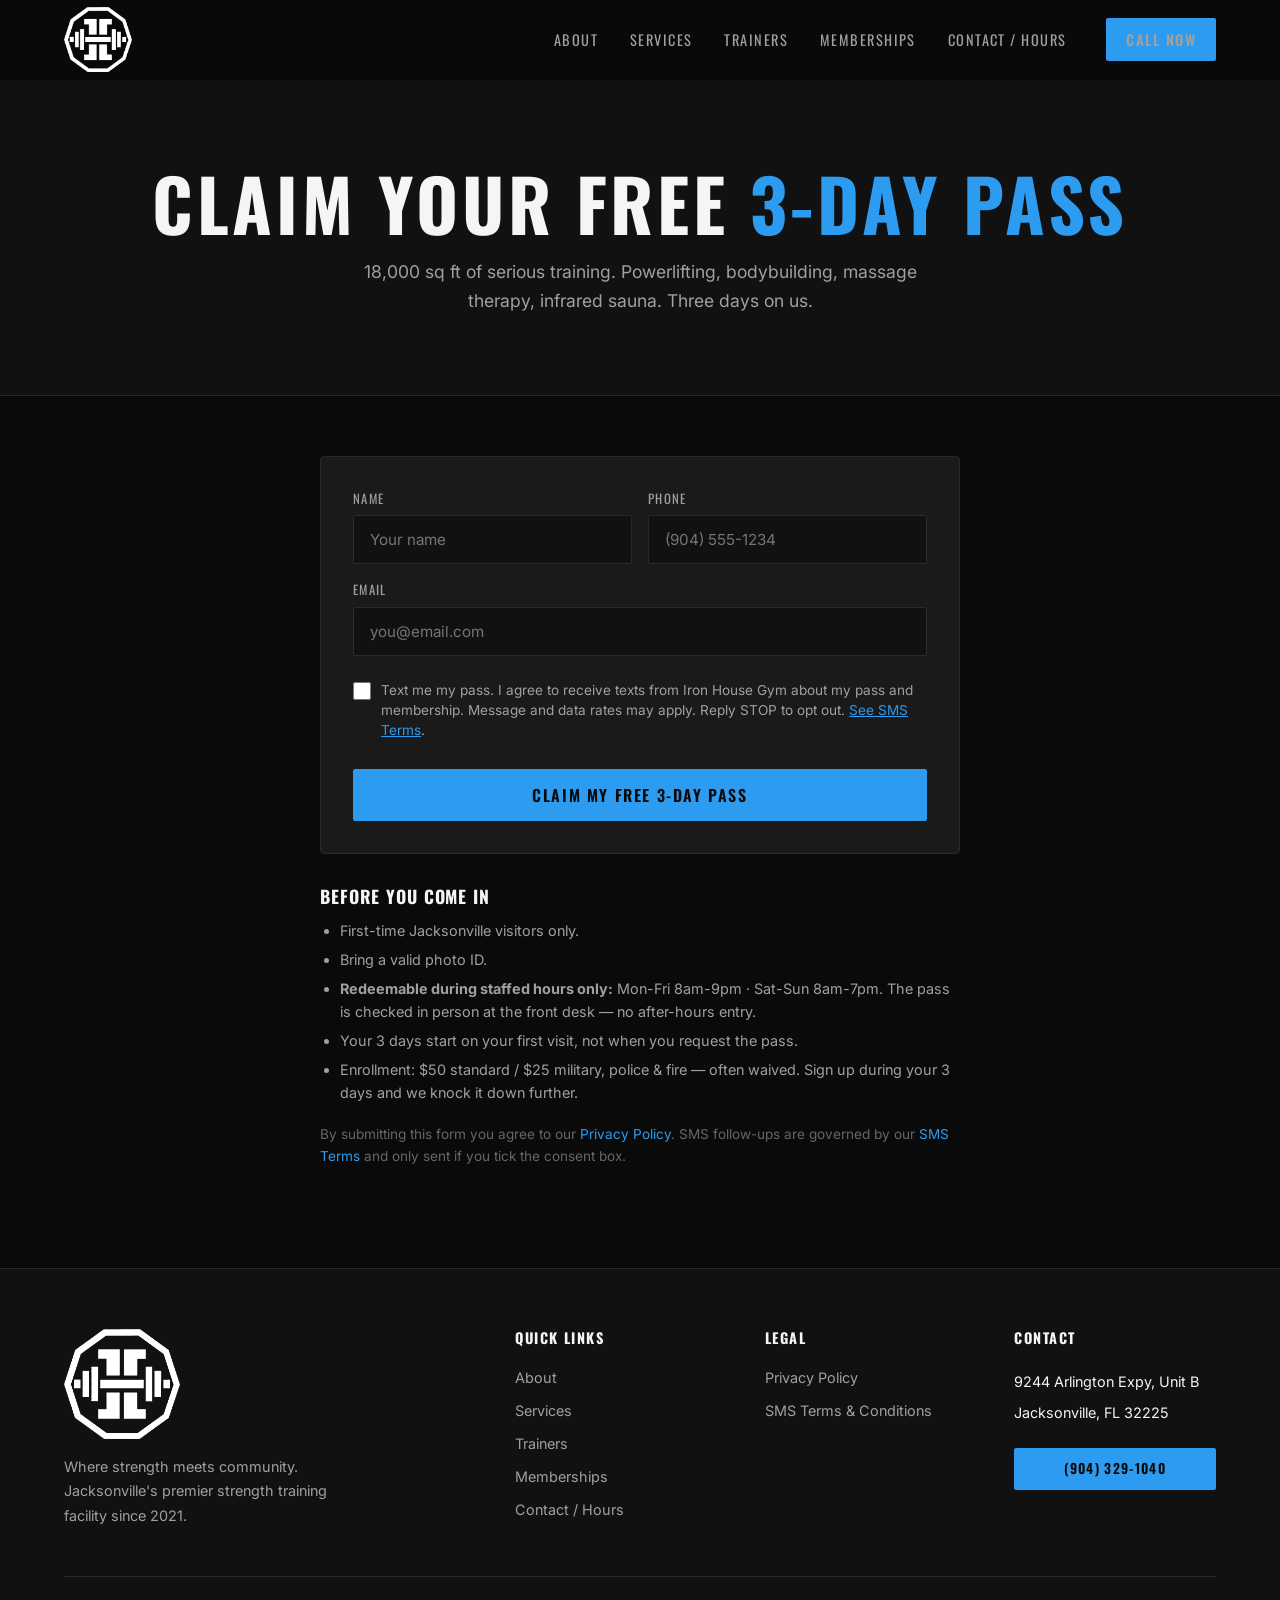
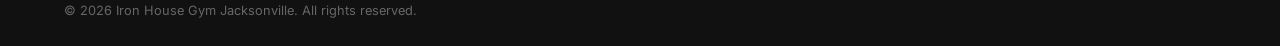
<file: free-pass.html>
<!DOCTYPE html>
<html lang="en">
<head>
  <meta charset="UTF-8">
  <meta name="viewport" content="width=device-width, initial-scale=1.0">

  <!-- Google tag (gtag.js) -->
  <script async src="https://www.googletagmanager.com/gtag/js?id=AW-18128746695"></script>
  <script>
    window.dataLayer = window.dataLayer || [];
    function gtag(){dataLayer.push(arguments);}
    gtag('js', new Date());
    gtag('config', 'AW-18128746695');
  </script>

  <!-- Meta Pixel Code -->
  <script>
    !function(f,b,e,v,n,t,s)
    {if(f.fbq)return;n=f.fbq=function(){n.callMethod?
    n.callMethod.apply(n,arguments):n.queue.push(arguments)};
    if(!f._fbq)f._fbq=n;n.push=n;n.loaded=!0;n.version='2.0';
    n.queue=[];t=b.createElement(e);t.async=!0;
    t.src=v;s=b.getElementsByTagName(e)[0];
    s.parentNode.insertBefore(t,s)}(window, document,'script',
    'https://connect.facebook.net/en_US/fbevents.js');
    fbq('init', '1290848336585342');
    fbq('track', 'PageView');
  </script>
  <noscript><img height="1" width="1" style="display:none"
    src="https://www.facebook.com/tr?id=1290848336585342&ev=PageView&noscript=1"
  /></noscript>

  <title>Claim Your Free 3-Day Pass | Iron House Gym Jacksonville</title>
  <meta name="description" content="Grab your free 3-day pass to Iron House Gym Jacksonville. 18,000 sq ft of strength training, 24/7 access for Standard and Premium members. First-time Jacksonville visitors only.">
  <meta name="robots" content="index, follow">
  <meta property="og:title" content="Claim Your Free 3-Day Pass | Iron House Gym Jacksonville">
  <meta property="og:description" content="18,000 sq ft of serious training equipment. Powerlifting, bodybuilding, massage therapy, infrared sauna. First-time visitors get 3 days free.">
  <meta property="og:type" content="website">
  <meta property="og:url" content="https://www.ironhousejax.com/free-pass">
  <meta property="og:image" content="https://www.ironhousejax.com/images/hero-gym-floor.jpg">
  <link rel="canonical" href="https://www.ironhousejax.com/free-pass">
  <link rel="preconnect" href="https://fonts.googleapis.com">
  <link rel="preconnect" href="https://fonts.gstatic.com" crossorigin>
  <link href="https://fonts.googleapis.com/css2?family=Inter:wght@400;500;600&family=Oswald:wght@400;500;600;700&display=swap" rel="stylesheet">
  <link rel="stylesheet" href="css/style.css">
  <link rel="icon" type="image/jpeg" href="images/logo-main.jpg">
  <link rel="apple-touch-icon" href="images/logo-main.jpg">
  <style>
    .free-pass-wrap {
      max-width: 640px;
      margin: 0 auto;
      padding: 32px;
      background: var(--bg-card);
      border: 1px solid var(--border);
      border-radius: 4px;
    }
    .free-pass-wrap .form-consent {
      display: flex;
      align-items: flex-start;
      gap: 10px;
      color: var(--text-secondary);
      font-size: 0.85rem;
      line-height: 1.5;
      padding: 8px 0 4px;
      cursor: pointer;
      user-select: none;
    }
    .free-pass-wrap .form-consent input[type="checkbox"] {
      flex: 0 0 auto;
      width: 18px;
      height: 18px;
      margin: 2px 0 0;
      accent-color: var(--accent);
      cursor: pointer;
    }
    .free-pass-wrap .form-consent a {
      color: var(--accent);
      text-decoration: underline;
    }
    .free-pass-wrap button {
      width: 100%;
      margin-top: 8px;
    }
    .free-pass-terms {
      max-width: 640px;
      margin: 32px auto 0;
      color: var(--text-secondary);
      font-size: 0.9rem;
      line-height: 1.6;
    }
    .free-pass-terms h3 {
      font-family: var(--font-heading);
      font-size: 1.1rem;
      color: var(--text-primary);
      margin: 0 0 12px;
    }
    .free-pass-terms ul {
      list-style: disc;
      padding-left: 20px;
      margin: 0 0 20px;
    }
    .free-pass-terms li { margin-bottom: 6px; }
    .free-pass-terms .legal-links {
      font-size: 0.85rem;
      color: var(--text-muted);
    }
    .free-pass-terms .legal-links a { color: var(--accent); }
  </style>
</head>
<body>

  <!-- ======== HEADER / NAV ======== -->
  <header class="header">
    <div class="container">
      <a href="index.html" class="logo">
        <img src="images/logo-circle.png" alt="Iron House Gym Jacksonville" class="logo-img-circle">
      </a>
      <nav class="nav-links">
        <a href="index.html#about">About</a>
        <a href="index.html#services">Services</a>
        <a href="index.html#trainers">Trainers</a>
        <a href="index.html#memberships">Memberships</a>
        <a href="index.html#contact">Contact / Hours</a>
        <a href="tel:+19043291040" class="btn btn-primary btn-small nav-cta">Call Now</a>
      </nav>
      <button class="menu-toggle" aria-label="Toggle navigation">
        <span></span><span></span><span></span>
      </button>
    </div>
  </header>

  <section class="page-header">
    <div class="container">
      <h1>Claim Your Free <span class="accent-text">3-Day Pass</span></h1>
      <p>18,000 sq ft of serious training. Powerlifting, bodybuilding, massage therapy, infrared sauna. Three days on us.</p>
    </div>
  </section>

  <section class="blog-article">
    <div class="container">

      <div class="free-pass-wrap fade-in">
        <form class="contact-form" id="free-pass-form" action="https://formspree.io/f/xbdqvyag" method="POST">
          <div class="form-row">
            <div class="form-group">
              <label for="fp-name">Name</label>
              <input type="text" id="fp-name" name="name" required placeholder="Your name">
            </div>
            <div class="form-group">
              <label for="fp-phone">Phone</label>
              <input type="tel" id="fp-phone" name="phone" required placeholder="(904) 555-1234">
            </div>
          </div>
          <div class="form-group">
            <label for="fp-email">Email</label>
            <input type="email" id="fp-email" name="email" required placeholder="you@email.com">
          </div>
          <label class="form-consent">
            <input type="checkbox" name="sms_consent" id="free-pass-sms-consent" value="yes">
            <span>Text me my pass. I agree to receive texts from Iron House Gym about my pass and membership. Message and data rates may apply. Reply STOP to opt out. <a href="sms-terms" target="_blank" rel="noopener">See SMS Terms</a>.</span>
          </label>
          <input type="hidden" name="_subject" value="New 3-Day Pass Request (free-pass page) - Iron House Gym">
          <input type="hidden" name="source" id="free-pass-source" value="direct">
          <input type="hidden" name="utm_content" id="free-pass-utm-content" value="">
          <input type="hidden" name="opened_via" id="free-pass-opened-via" value="page">
          <button type="submit" class="btn btn-primary">Claim My Free 3-Day Pass</button>
        </form>
      </div>

      <div class="free-pass-terms fade-in">
        <h3>Before you come in</h3>
        <ul>
          <li>First-time Jacksonville visitors only.</li>
          <li>Bring a valid photo ID.</li>
          <li><strong>Redeemable during staffed hours only:</strong> Mon-Fri 8am-9pm · Sat-Sun 8am-7pm. The pass is checked in person at the front desk — no after-hours entry.</li>
          <li>Your 3 days start on your first visit, not when you request the pass.</li>
          <li>Enrollment: $50 standard / $25 military, police &amp; fire — often waived. Sign up during your 3 days and we knock it down further.</li>
        </ul>
        <p class="legal-links">By submitting this form you agree to our <a href="privacy-policy">Privacy Policy</a>. SMS follow-ups are governed by our <a href="sms-terms">SMS Terms</a> and only sent if you tick the consent box.</p>
      </div>

    </div>
  </section>

  <!-- ======== FOOTER ======== -->
  <footer class="footer">
    <div class="container">
      <div class="footer-grid">
        <div class="footer-brand">
          <div class="logo">
            <img src="images/logo-circle.png" alt="Iron House Gym Jacksonville" class="footer-logo-img">
          </div>
          <p>Where strength meets community. Jacksonville's premier strength training facility since 2021.</p>
        </div>
        <div>
          <h4>Quick Links</h4>
          <div class="footer-links">
            <a href="index.html#about">About</a>
            <a href="index.html#services">Services</a>
            <a href="index.html#trainers">Trainers</a>
            <a href="index.html#memberships">Memberships</a>
            <a href="index.html#contact">Contact / Hours</a>
          </div>
        </div>
        <div>
          <h4>Legal</h4>
          <div class="footer-links">
            <a href="privacy-policy">Privacy Policy</a>
            <a href="sms-terms">SMS Terms &amp; Conditions</a>
          </div>
        </div>
        <div>
          <h4>Contact</h4>
          <ul class="footer-hours">
            <li><span>9244 Arlington Expy, Unit B</span></li>
            <li><span>Jacksonville, FL 32225</span></li>
          </ul>
          <div style="margin-top:20px;">
            <a href="tel:+19043291040" class="btn btn-primary btn-small" style="width:100%">(904) 329-1040</a>
          </div>
        </div>
      </div>
      <div class="footer-bottom">
        <span>&copy; 2026 Iron House Gym Jacksonville. All rights reserved.</span>
      </div>
    </div>
  </footer>

  <script>
    (function() {
      var form = document.getElementById('free-pass-form');
      if (!form) return;

      // Capture UTMs from URL or sessionStorage, write to #free-pass-source
      try {
        var params = new URLSearchParams(location.search);
        var src = params.get('utm_source') || params.get('utm_medium') || sessionStorage.getItem('ih_source') || 'direct';
        var campaign = params.get('utm_campaign') || '';
        var stored = campaign ? (src + ' / ' + campaign) : src;
        sessionStorage.setItem('ih_source', stored);
        var srcField = document.getElementById('free-pass-source');
        if (srcField) srcField.value = stored;
      } catch (e) {}

      // Persist utm_content (ad-level attribution) separately. Mirrors the
      // modal pattern in js/main.js so attribution stays interpretable
      // across both forms (same Formspree endpoint).
      try {
        var cparams = new URLSearchParams(location.search);
        var content = cparams.get('utm_content') || sessionStorage.getItem('ih_utm_content') || '';
        if (content) sessionStorage.setItem('ih_utm_content', content);
        var contentField = document.getElementById('free-pass-utm-content');
        if (contentField) contentField.value = content;
      } catch (e) {}

      form.addEventListener('submit', async function(e) {
        e.preventDefault();

        var submitBtn = form.querySelector('button[type="submit"]');
        var originalText = submitBtn.textContent;
        submitBtn.textContent = 'SENDING...';
        submitBtn.disabled = true;

        try {
          var fd = new FormData(form);

          // Keep source fresh at submit time
          try {
            var s = sessionStorage.getItem('ih_source');
            if (s) fd.set('source', s);
          } catch (e2) {}

          // Same for utm_content — may have been captured on an earlier
          // page in the session rather than on /free-pass directly.
          try {
            var sc = sessionStorage.getItem('ih_utm_content');
            if (sc) fd.set('utm_content', sc);
          } catch (e3) {}

          // Explicit yes/no so the SMS service sees a positive decline
          var consentBox = document.getElementById('free-pass-sms-consent');
          fd.set('sms_consent', consentBox && consentBox.checked ? 'yes' : 'no');

          var res = await fetch(form.action, {
            method: 'POST',
            body: fd,
            headers: { 'Accept': 'application/json' }
          });

          if (res.ok) {
            submitBtn.textContent = 'DOWNLOADING YOUR PASS!';
            submitBtn.style.background = '#27ae60';

            if (typeof fbq !== 'undefined') fbq('track', 'Lead');
            if (typeof gtag !== 'undefined') {
              gtag('event', 'conversion', {
                'send_to': 'AW-18128746695/KKyeCOXX7qQcEMfxusRD',
                'value': 1.0,
                'currency': 'USD'
              });
            }

            // Auto-download the PDF (keeps parity with the modal flow)
            var link = document.createElement('a');
            link.href = 'images/3-day-pass.pdf';
            link.download = 'Iron_House_3_Day_Pass.pdf';
            document.body.appendChild(link);
            link.click();
            document.body.removeChild(link);

            setTimeout(function() {
              submitBtn.textContent = 'YOUR PASS IS ON ITS WAY — CHECK YOUR EMAIL';
            }, 1500);
          } else {
            submitBtn.textContent = 'SOMETHING WENT WRONG — TRY AGAIN';
            submitBtn.style.background = '#c0392b';
            submitBtn.disabled = false;
            setTimeout(function() {
              submitBtn.textContent = originalText;
              submitBtn.style.background = '';
            }, 3500);
          }
        } catch (err) {
          submitBtn.textContent = 'NETWORK ERROR — TRY AGAIN';
          submitBtn.style.background = '#c0392b';
          submitBtn.disabled = false;
          setTimeout(function() {
            submitBtn.textContent = originalText;
            submitBtn.style.background = '';
          }, 3500);
        }
      });
    })();
  </script>

  <!-- Site JS: nav menu toggle + fade-in IntersectionObserver. Modal popup
       logic is guarded on #pass-modal and no-ops on this page. -->
  <script src="js/main.js"></script>

</body>
</html>
</file>
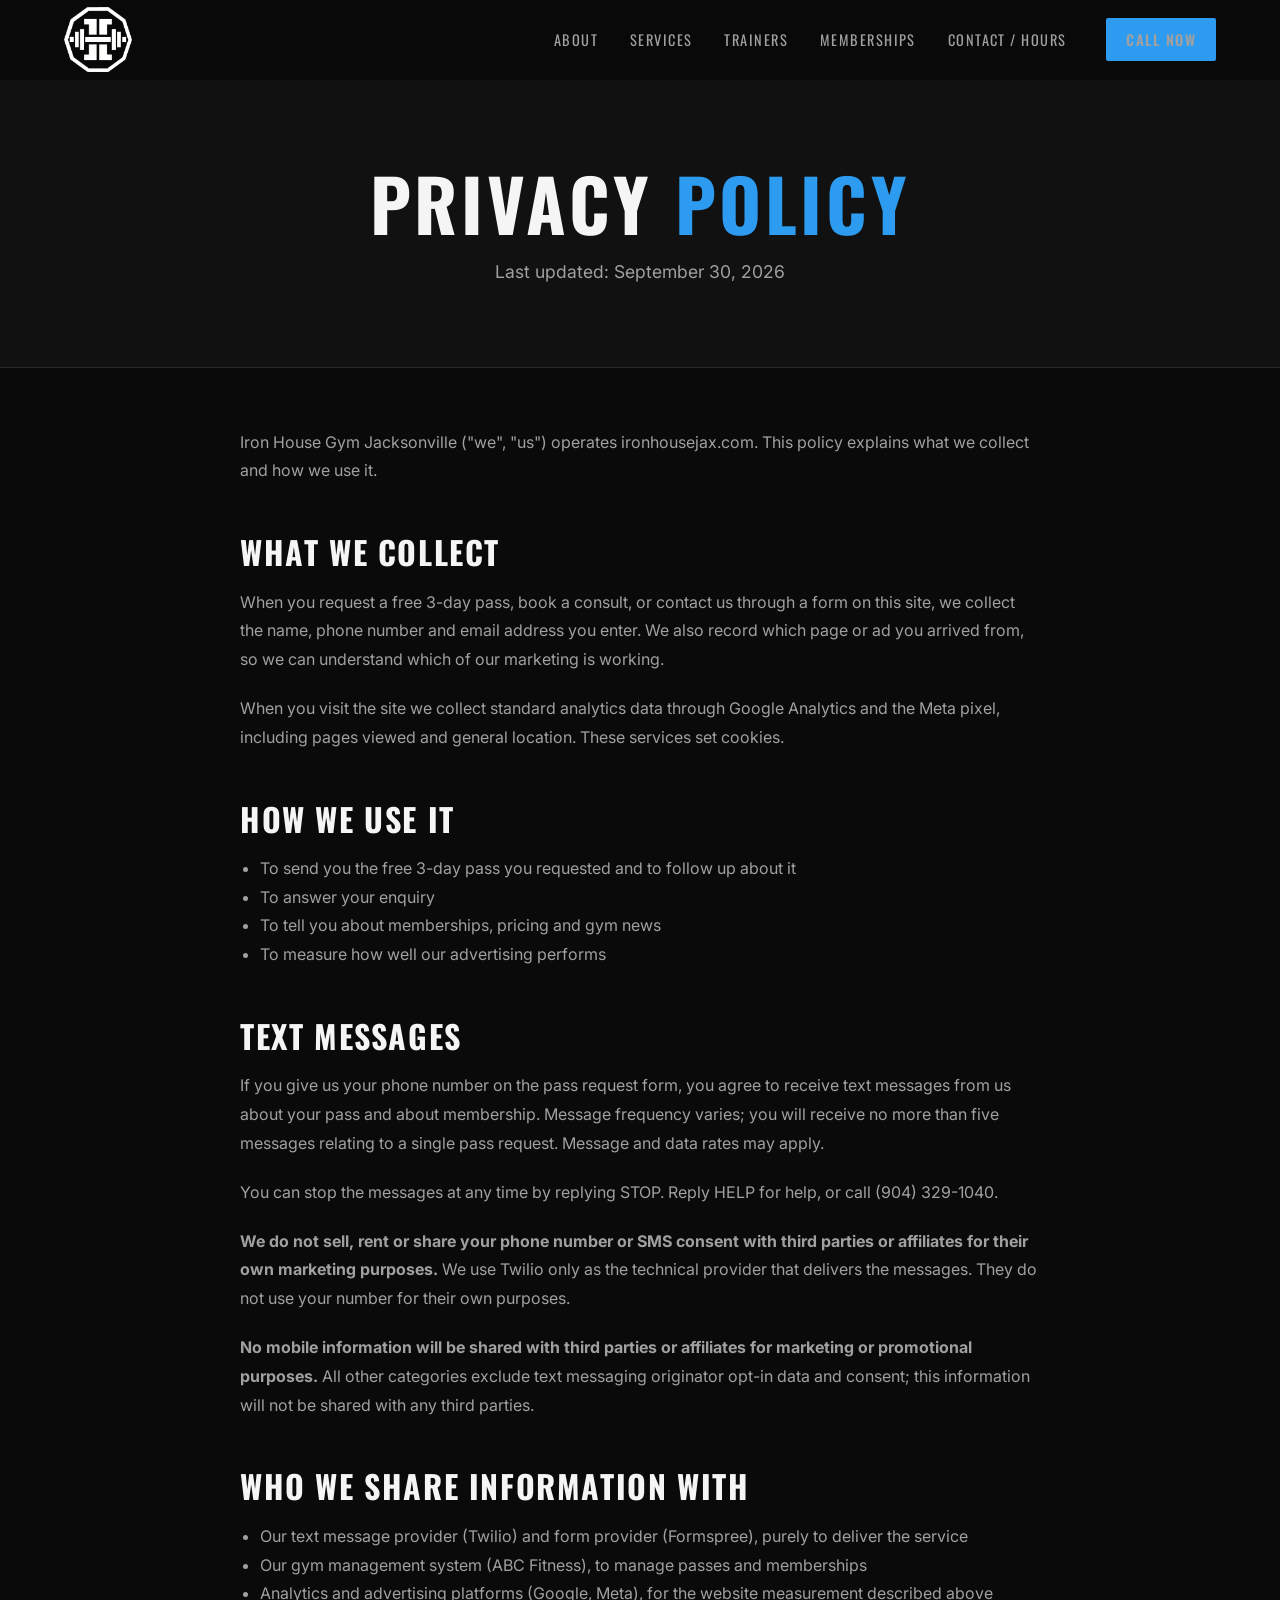
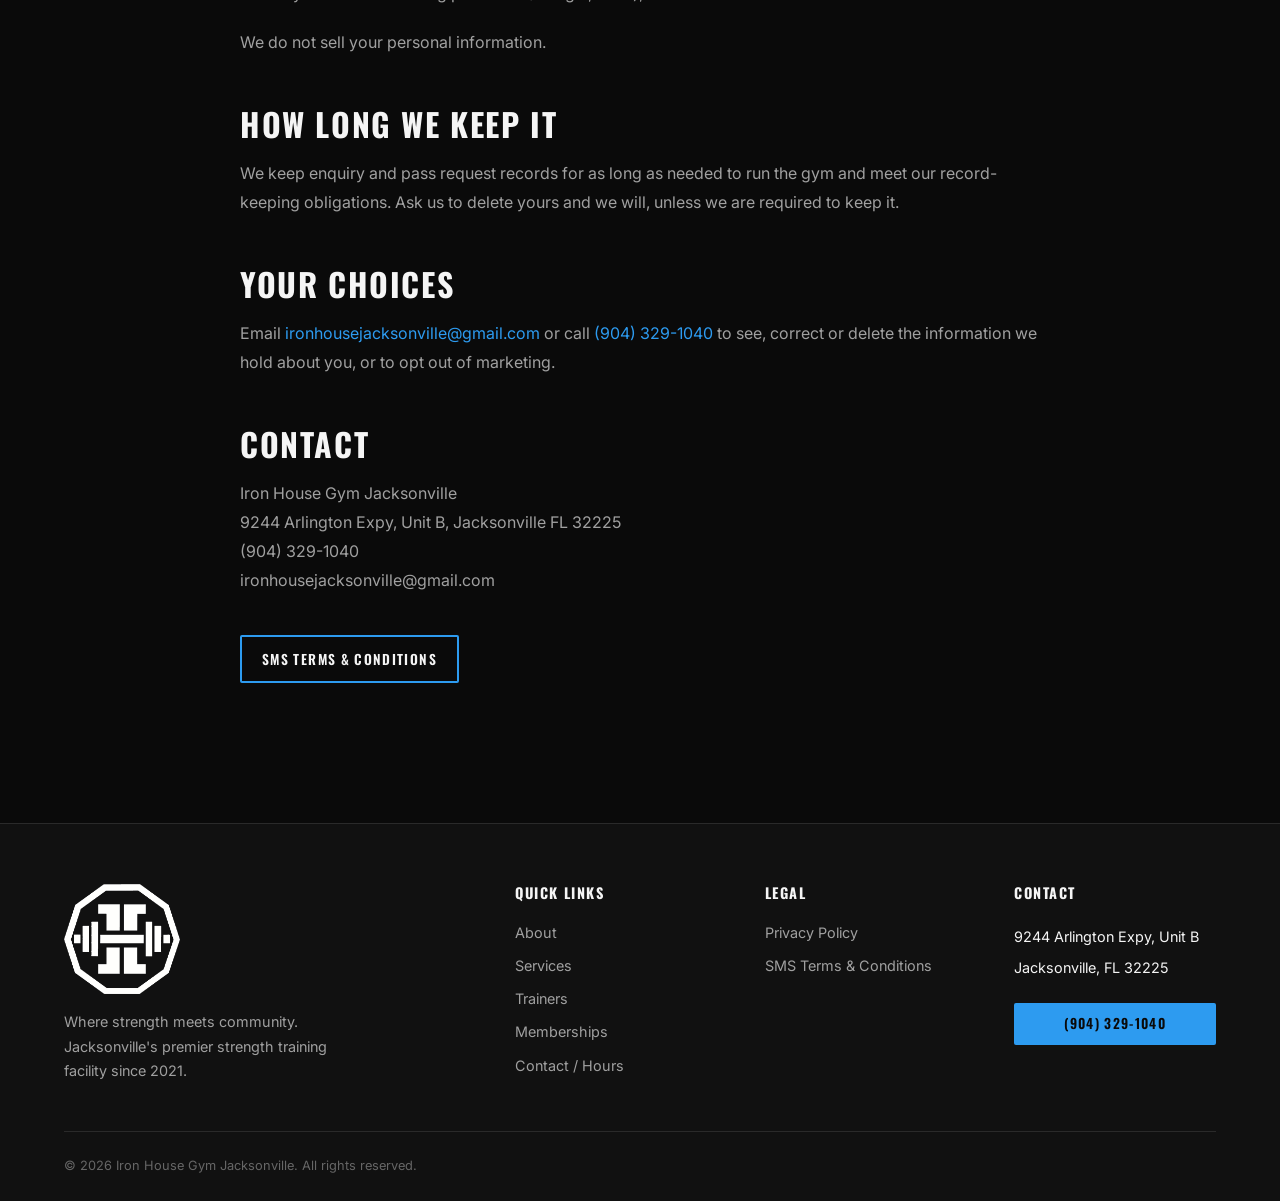
<file: privacy-policy.html>
<!DOCTYPE html>
<html lang="en">
<head>
  <meta charset="UTF-8">
  <meta name="viewport" content="width=device-width, initial-scale=1.0">
  <title>Privacy Policy | Iron House Gym Jacksonville</title>
  <meta name="description" content="Iron House Gym Jacksonville privacy policy — what we collect and how we use it, including text messaging.">
  <meta name="robots" content="index, follow">
  <link rel="canonical" href="https://www.ironhousejax.com/privacy-policy">
  <link rel="preconnect" href="https://fonts.googleapis.com">
  <link rel="preconnect" href="https://fonts.gstatic.com" crossorigin>
  <link href="https://fonts.googleapis.com/css2?family=Inter:wght@400;500;600&family=Oswald:wght@400;500;600;700&display=swap" rel="stylesheet">
  <link rel="stylesheet" href="css/style.css">
  <link rel="icon" type="image/jpeg" href="images/logo-main.jpg">
  <link rel="apple-touch-icon" href="images/logo-main.jpg">
</head>
<body>

  <!-- ======== HEADER / NAV ======== -->
  <header class="header">
    <div class="container">
      <a href="index.html" class="logo">
        <img src="images/logo-circle.png" alt="Iron House Gym Jacksonville" class="logo-img-circle">
      </a>
      <nav class="nav-links">
        <a href="index.html#about">About</a>
        <a href="index.html#services">Services</a>
        <a href="index.html#trainers">Trainers</a>
        <a href="index.html#memberships">Memberships</a>
        <a href="index.html#contact">Contact / Hours</a>
        <a href="tel:+19043291040" class="btn btn-primary btn-small nav-cta">Call Now</a>
      </nav>
      <button class="menu-toggle" aria-label="Toggle navigation">
        <span></span><span></span><span></span>
      </button>
    </div>
  </header>

  <section class="page-header">
    <div class="container">
      <h1>Privacy <span class="accent-text">Policy</span></h1>
      <p>Last updated: September 30, 2026</p>
    </div>
  </section>

  <section class="blog-article">
    <div class="container">
      <article class="article-content">

        <p>Iron House Gym Jacksonville ("we", "us") operates ironhousejax.com. This policy explains what we collect and how we use it.</p>

        <h2>What we collect</h2>
        <p>When you request a free 3-day pass, book a consult, or contact us through a form on this site, we collect the name, phone number and email address you enter. We also record which page or ad you arrived from, so we can understand which of our marketing is working.</p>
        <p>When you visit the site we collect standard analytics data through Google Analytics and the Meta pixel, including pages viewed and general location. These services set cookies.</p>

        <h2>How we use it</h2>
        <ul style="color: var(--text-secondary); margin-bottom: 20px; padding-left: 20px; list-style: disc; line-height: 1.8;">
          <li>To send you the free 3-day pass you requested and to follow up about it</li>
          <li>To answer your enquiry</li>
          <li>To tell you about memberships, pricing and gym news</li>
          <li>To measure how well our advertising performs</li>
        </ul>

        <h2>Text messages</h2>
        <p>If you give us your phone number on the pass request form, you agree to receive text messages from us about your pass and about membership. Message frequency varies; you will receive no more than five messages relating to a single pass request. Message and data rates may apply.</p>
        <p>You can stop the messages at any time by replying STOP. Reply HELP for help, or call (904) 329-1040.</p>
        <p><strong>We do not sell, rent or share your phone number or SMS consent with third parties or affiliates for their own marketing purposes.</strong> We use Twilio only as the technical provider that delivers the messages. They do not use your number for their own purposes.</p>

        <p><strong>No mobile information will be shared with third parties or affiliates for marketing or promotional purposes.</strong> All other categories exclude text messaging originator opt-in data and consent; this information will not be shared with any third parties.</p>

        <h2>Who we share information with</h2>
        <ul style="color: var(--text-secondary); margin-bottom: 20px; padding-left: 20px; list-style: disc; line-height: 1.8;">
          <li>Our text message provider (Twilio) and form provider (Formspree), purely to deliver the service</li>
          <li>Our gym management system (ABC Fitness), to manage passes and memberships</li>
          <li>Analytics and advertising platforms (Google, Meta), for the website measurement described above</li>
        </ul>
        <p>We do not sell your personal information.</p>

        <h2>How long we keep it</h2>
        <p>We keep enquiry and pass request records for as long as needed to run the gym and meet our record-keeping obligations. Ask us to delete yours and we will, unless we are required to keep it.</p>

        <h2>Your choices</h2>
        <p>Email <a href="mailto:ironhousejacksonville@gmail.com">ironhousejacksonville@gmail.com</a> or call <a href="tel:+19043291040">(904) 329-1040</a> to see, correct or delete the information we hold about you, or to opt out of marketing.</p>

        <h2>Contact</h2>
        <p>
          Iron House Gym Jacksonville<br>
          9244 Arlington Expy, Unit B, Jacksonville FL 32225<br>
          (904) 329-1040<br>
          ironhousejacksonville@gmail.com
        </p>

        <p style="margin-top: 40px;"><a href="sms-terms" class="btn btn-outline btn-small">SMS Terms &amp; Conditions</a></p>

      </article>
    </div>
  </section>

  <!-- ======== FOOTER ======== -->
  <footer class="footer">
    <div class="container">
      <div class="footer-grid">
        <div class="footer-brand">
          <div class="logo">
            <img src="images/logo-circle.png" alt="Iron House Gym Jacksonville" class="footer-logo-img">
          </div>
          <p>Where strength meets community. Jacksonville's premier strength training facility since 2021.</p>
        </div>
        <div>
          <h4>Quick Links</h4>
          <div class="footer-links">
            <a href="index.html#about">About</a>
            <a href="index.html#services">Services</a>
            <a href="index.html#trainers">Trainers</a>
            <a href="index.html#memberships">Memberships</a>
            <a href="index.html#contact">Contact / Hours</a>
          </div>
        </div>
        <div>
          <h4>Legal</h4>
          <div class="footer-links">
            <a href="privacy-policy">Privacy Policy</a>
            <a href="sms-terms">SMS Terms &amp; Conditions</a>
          </div>
        </div>
        <div>
          <h4>Contact</h4>
          <ul class="footer-hours">
            <li><span>9244 Arlington Expy, Unit B</span></li>
            <li><span>Jacksonville, FL 32225</span></li>
          </ul>
          <div style="margin-top:20px;">
            <a href="tel:+19043291040" class="btn btn-primary btn-small" style="width:100%">(904) 329-1040</a>
          </div>
        </div>
      </div>
      <div class="footer-bottom">
        <span>&copy; 2026 Iron House Gym Jacksonville. All rights reserved.</span>
      </div>
    </div>
  </footer>

</body>
</html>
</file>
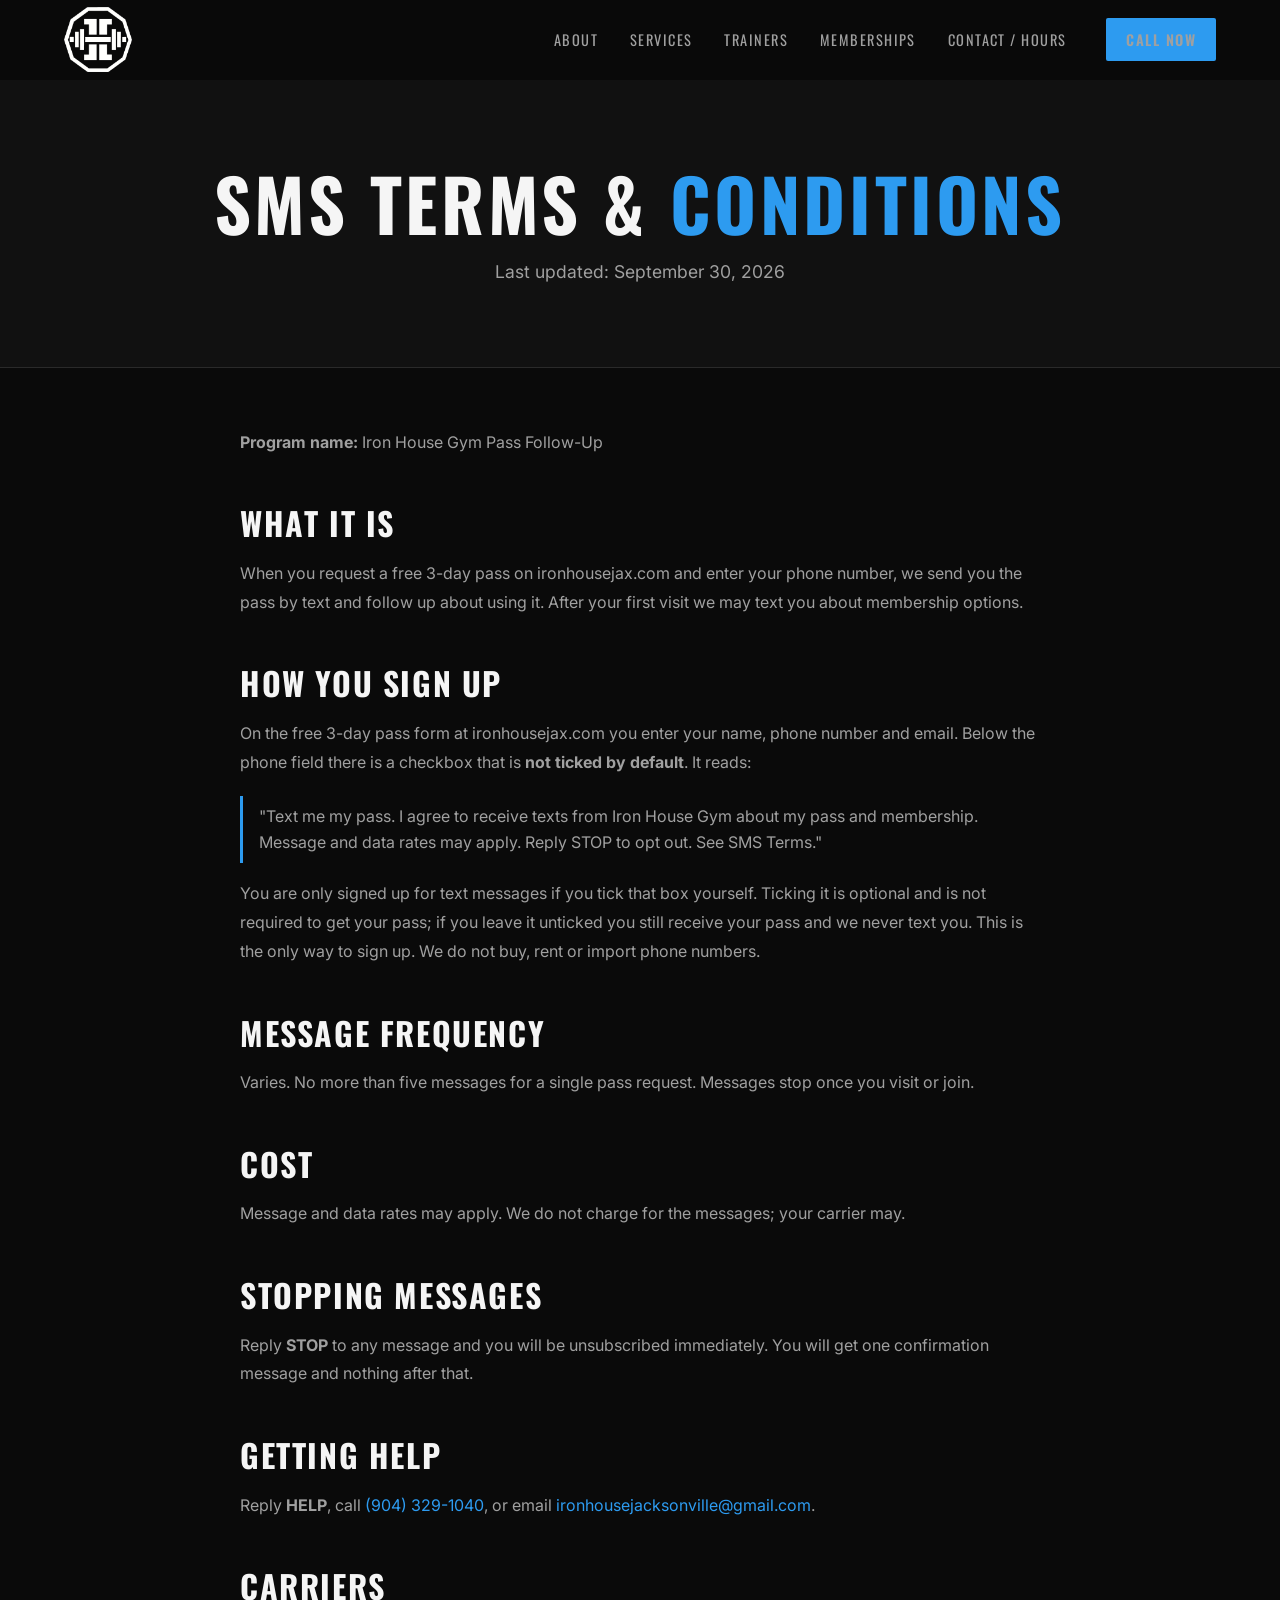
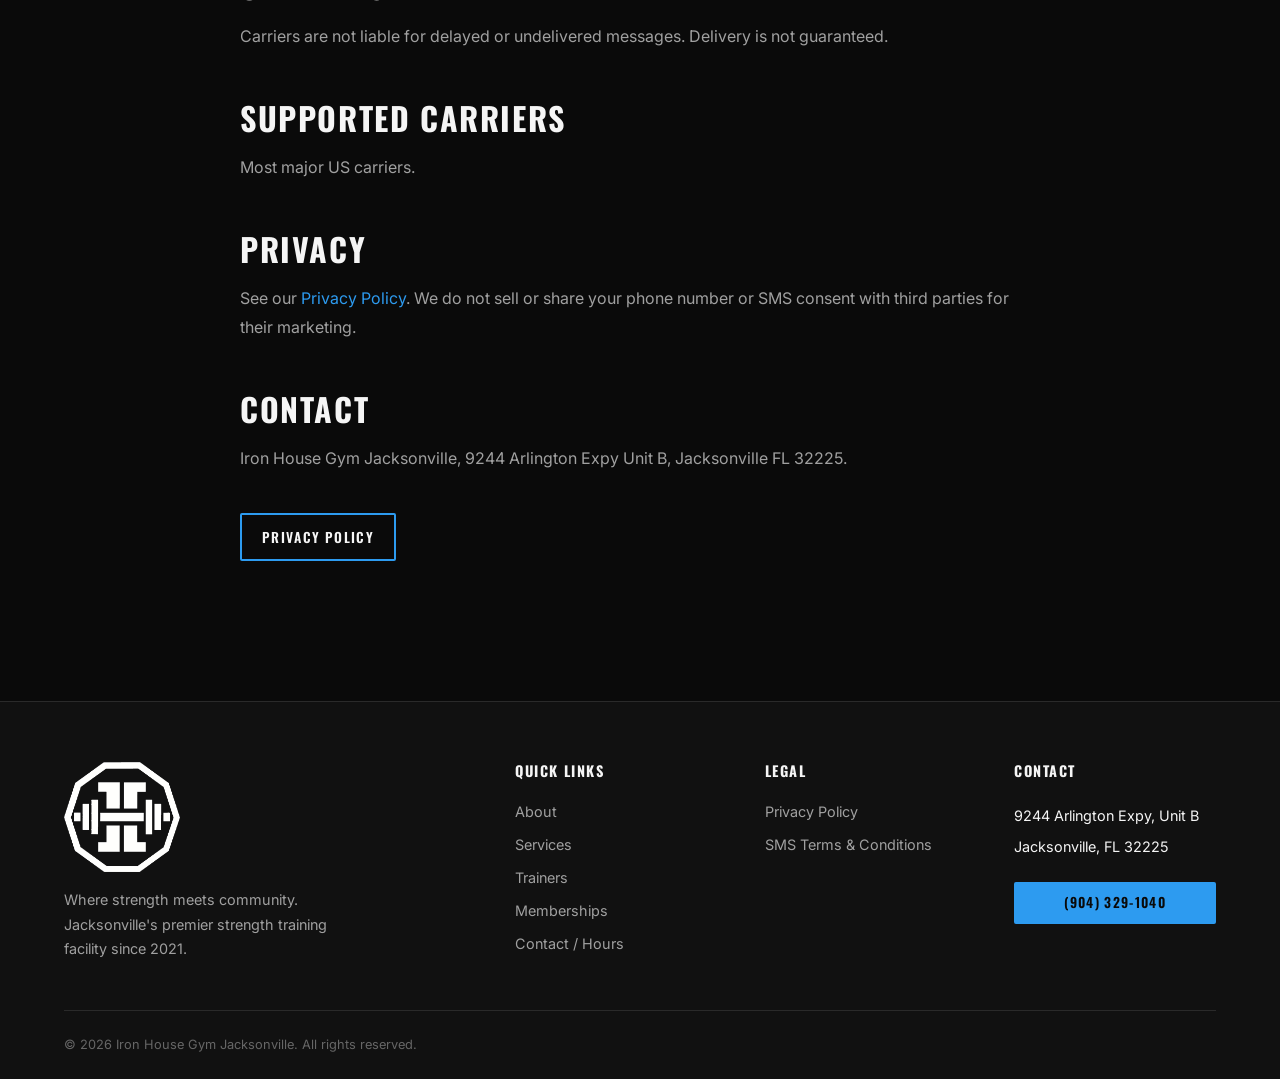
<file: sms-terms.html>
<!DOCTYPE html>
<html lang="en">
<head>
  <meta charset="UTF-8">
  <meta name="viewport" content="width=device-width, initial-scale=1.0">
  <title>SMS Terms &amp; Conditions | Iron House Gym Jacksonville</title>
  <meta name="description" content="Iron House Gym Jacksonville SMS terms and conditions for the Pass Follow-Up program.">
  <meta name="robots" content="index, follow">
  <link rel="canonical" href="https://www.ironhousejax.com/sms-terms">
  <link rel="preconnect" href="https://fonts.googleapis.com">
  <link rel="preconnect" href="https://fonts.gstatic.com" crossorigin>
  <link href="https://fonts.googleapis.com/css2?family=Inter:wght@400;500;600&family=Oswald:wght@400;500;600;700&display=swap" rel="stylesheet">
  <link rel="stylesheet" href="css/style.css">
  <link rel="icon" type="image/jpeg" href="images/logo-main.jpg">
  <link rel="apple-touch-icon" href="images/logo-main.jpg">
</head>
<body>

  <!-- ======== HEADER / NAV ======== -->
  <header class="header">
    <div class="container">
      <a href="index.html" class="logo">
        <img src="images/logo-circle.png" alt="Iron House Gym Jacksonville" class="logo-img-circle">
      </a>
      <nav class="nav-links">
        <a href="index.html#about">About</a>
        <a href="index.html#services">Services</a>
        <a href="index.html#trainers">Trainers</a>
        <a href="index.html#memberships">Memberships</a>
        <a href="index.html#contact">Contact / Hours</a>
        <a href="tel:+19043291040" class="btn btn-primary btn-small nav-cta">Call Now</a>
      </nav>
      <button class="menu-toggle" aria-label="Toggle navigation">
        <span></span><span></span><span></span>
      </button>
    </div>
  </header>

  <section class="page-header">
    <div class="container">
      <h1>SMS Terms &amp; <span class="accent-text">Conditions</span></h1>
      <p>Last updated: September 30, 2026</p>
    </div>
  </section>

  <section class="blog-article">
    <div class="container">
      <article class="article-content">

        <p><strong>Program name:</strong> Iron House Gym Pass Follow-Up</p>

        <h2>What it is</h2>
        <p>When you request a free 3-day pass on ironhousejax.com and enter your phone number, we send you the pass by text and follow up about using it. After your first visit we may text you about membership options.</p>

        <h2>How you sign up</h2>
        <p>On the free 3-day pass form at ironhousejax.com you enter your name, phone number and email. Below the phone field there is a checkbox that is <strong>not ticked by default</strong>. It reads:</p>
        <blockquote style="margin: 12px 0 16px; padding: 8px 0 8px 16px; border-left: 3px solid var(--accent); color: var(--text-secondary);">"Text me my pass. I agree to receive texts from Iron House Gym about my pass and membership. Message and data rates may apply. Reply STOP to opt out. See SMS Terms."</blockquote>
        <p>You are only signed up for text messages if you tick that box yourself. Ticking it is optional and is not required to get your pass; if you leave it unticked you still receive your pass and we never text you. This is the only way to sign up. We do not buy, rent or import phone numbers.</p>

        <h2>Message frequency</h2>
        <p>Varies. No more than five messages for a single pass request. Messages stop once you visit or join.</p>

        <h2>Cost</h2>
        <p>Message and data rates may apply. We do not charge for the messages; your carrier may.</p>

        <h2>Stopping messages</h2>
        <p>Reply <strong>STOP</strong> to any message and you will be unsubscribed immediately. You will get one confirmation message and nothing after that.</p>

        <h2>Getting help</h2>
        <p>Reply <strong>HELP</strong>, call <a href="tel:+19043291040">(904) 329-1040</a>, or email <a href="mailto:ironhousejacksonville@gmail.com">ironhousejacksonville@gmail.com</a>.</p>

        <h2>Carriers</h2>
        <p>Carriers are not liable for delayed or undelivered messages. Delivery is not guaranteed.</p>

        <h2>Supported carriers</h2>
        <p>Most major US carriers.</p>

        <h2>Privacy</h2>
        <p>See our <a href="privacy-policy">Privacy Policy</a>. We do not sell or share your phone number or SMS consent with third parties for their marketing.</p>

        <h2>Contact</h2>
        <p>Iron House Gym Jacksonville, 9244 Arlington Expy Unit B, Jacksonville FL 32225.</p>

        <p style="margin-top: 40px;"><a href="privacy-policy" class="btn btn-outline btn-small">Privacy Policy</a></p>

      </article>
    </div>
  </section>

  <!-- ======== FOOTER ======== -->
  <footer class="footer">
    <div class="container">
      <div class="footer-grid">
        <div class="footer-brand">
          <div class="logo">
            <img src="images/logo-circle.png" alt="Iron House Gym Jacksonville" class="footer-logo-img">
          </div>
          <p>Where strength meets community. Jacksonville's premier strength training facility since 2021.</p>
        </div>
        <div>
          <h4>Quick Links</h4>
          <div class="footer-links">
            <a href="index.html#about">About</a>
            <a href="index.html#services">Services</a>
            <a href="index.html#trainers">Trainers</a>
            <a href="index.html#memberships">Memberships</a>
            <a href="index.html#contact">Contact / Hours</a>
          </div>
        </div>
        <div>
          <h4>Legal</h4>
          <div class="footer-links">
            <a href="privacy-policy">Privacy Policy</a>
            <a href="sms-terms">SMS Terms &amp; Conditions</a>
          </div>
        </div>
        <div>
          <h4>Contact</h4>
          <ul class="footer-hours">
            <li><span>9244 Arlington Expy, Unit B</span></li>
            <li><span>Jacksonville, FL 32225</span></li>
          </ul>
          <div style="margin-top:20px;">
            <a href="tel:+19043291040" class="btn btn-primary btn-small" style="width:100%">(904) 329-1040</a>
          </div>
        </div>
      </div>
      <div class="footer-bottom">
        <span>&copy; 2026 Iron House Gym Jacksonville. All rights reserved.</span>
      </div>
    </div>
  </footer>

</body>
</html>
</file>
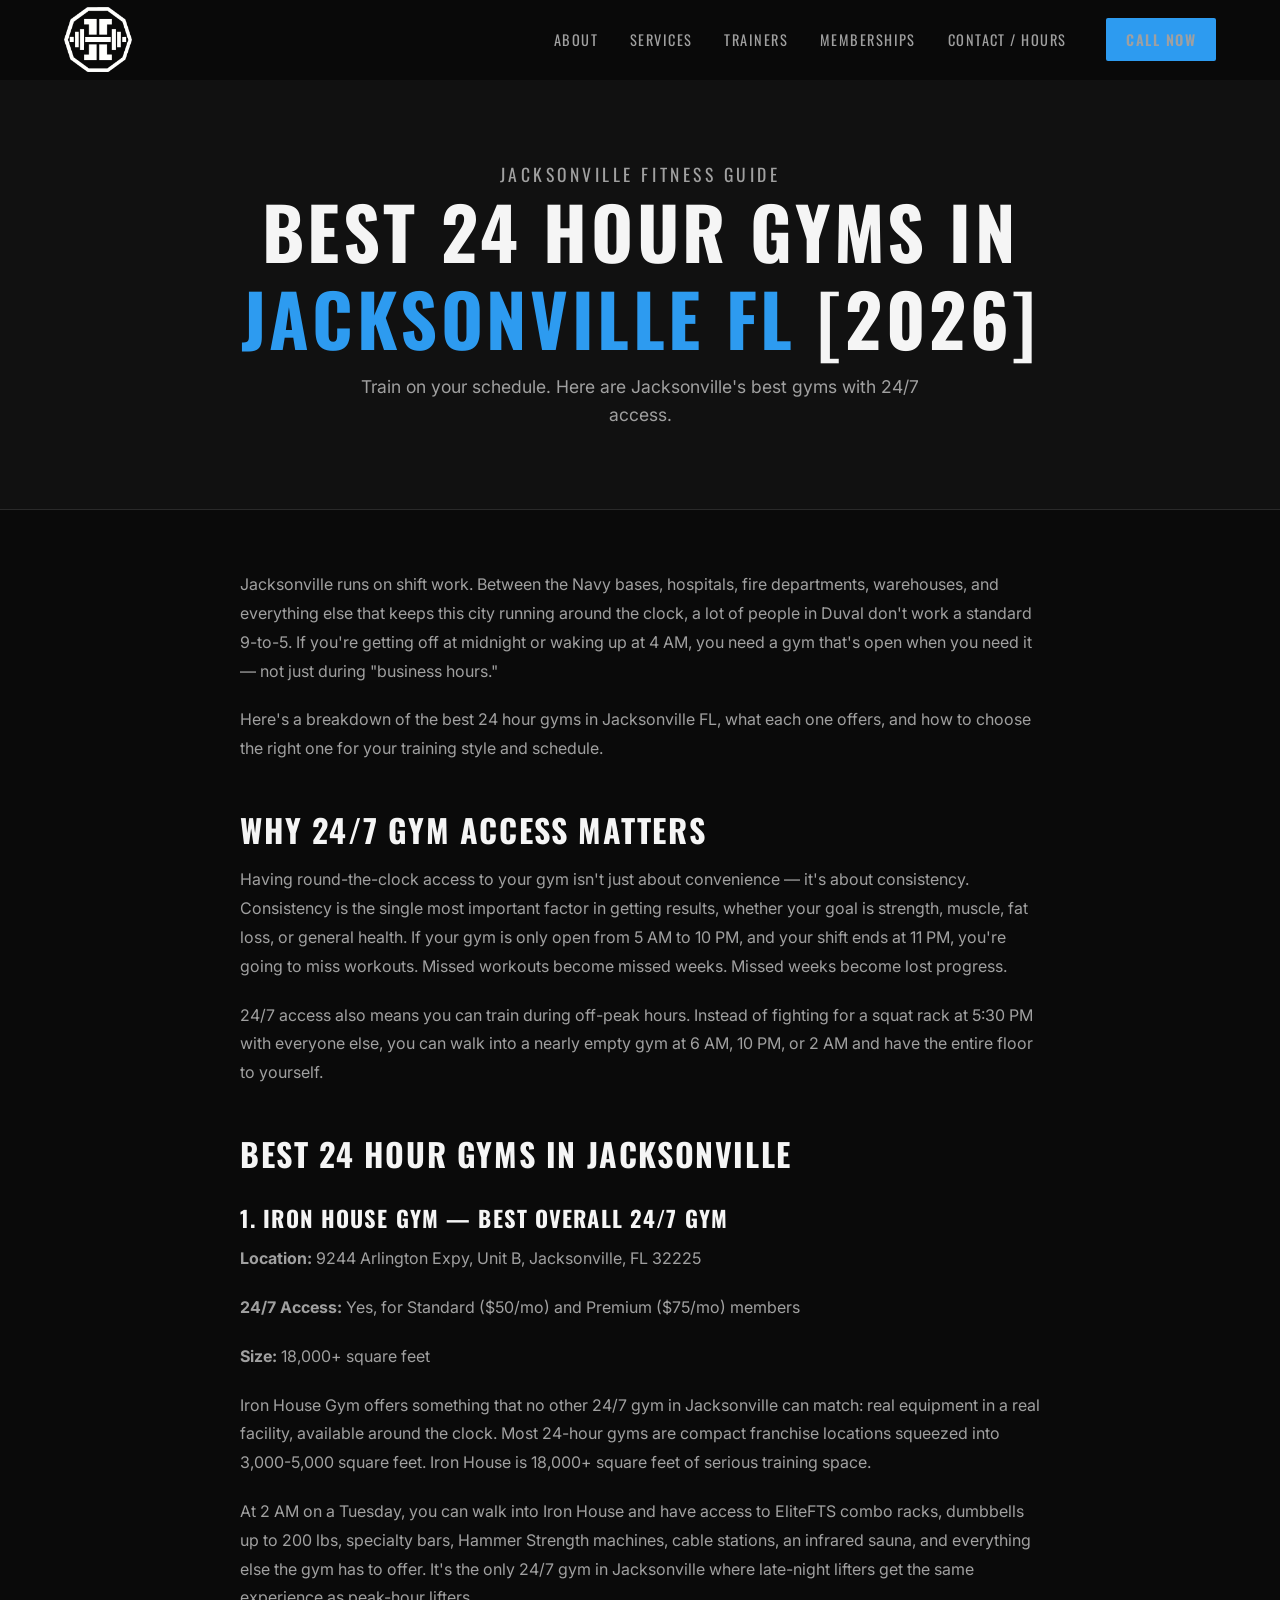
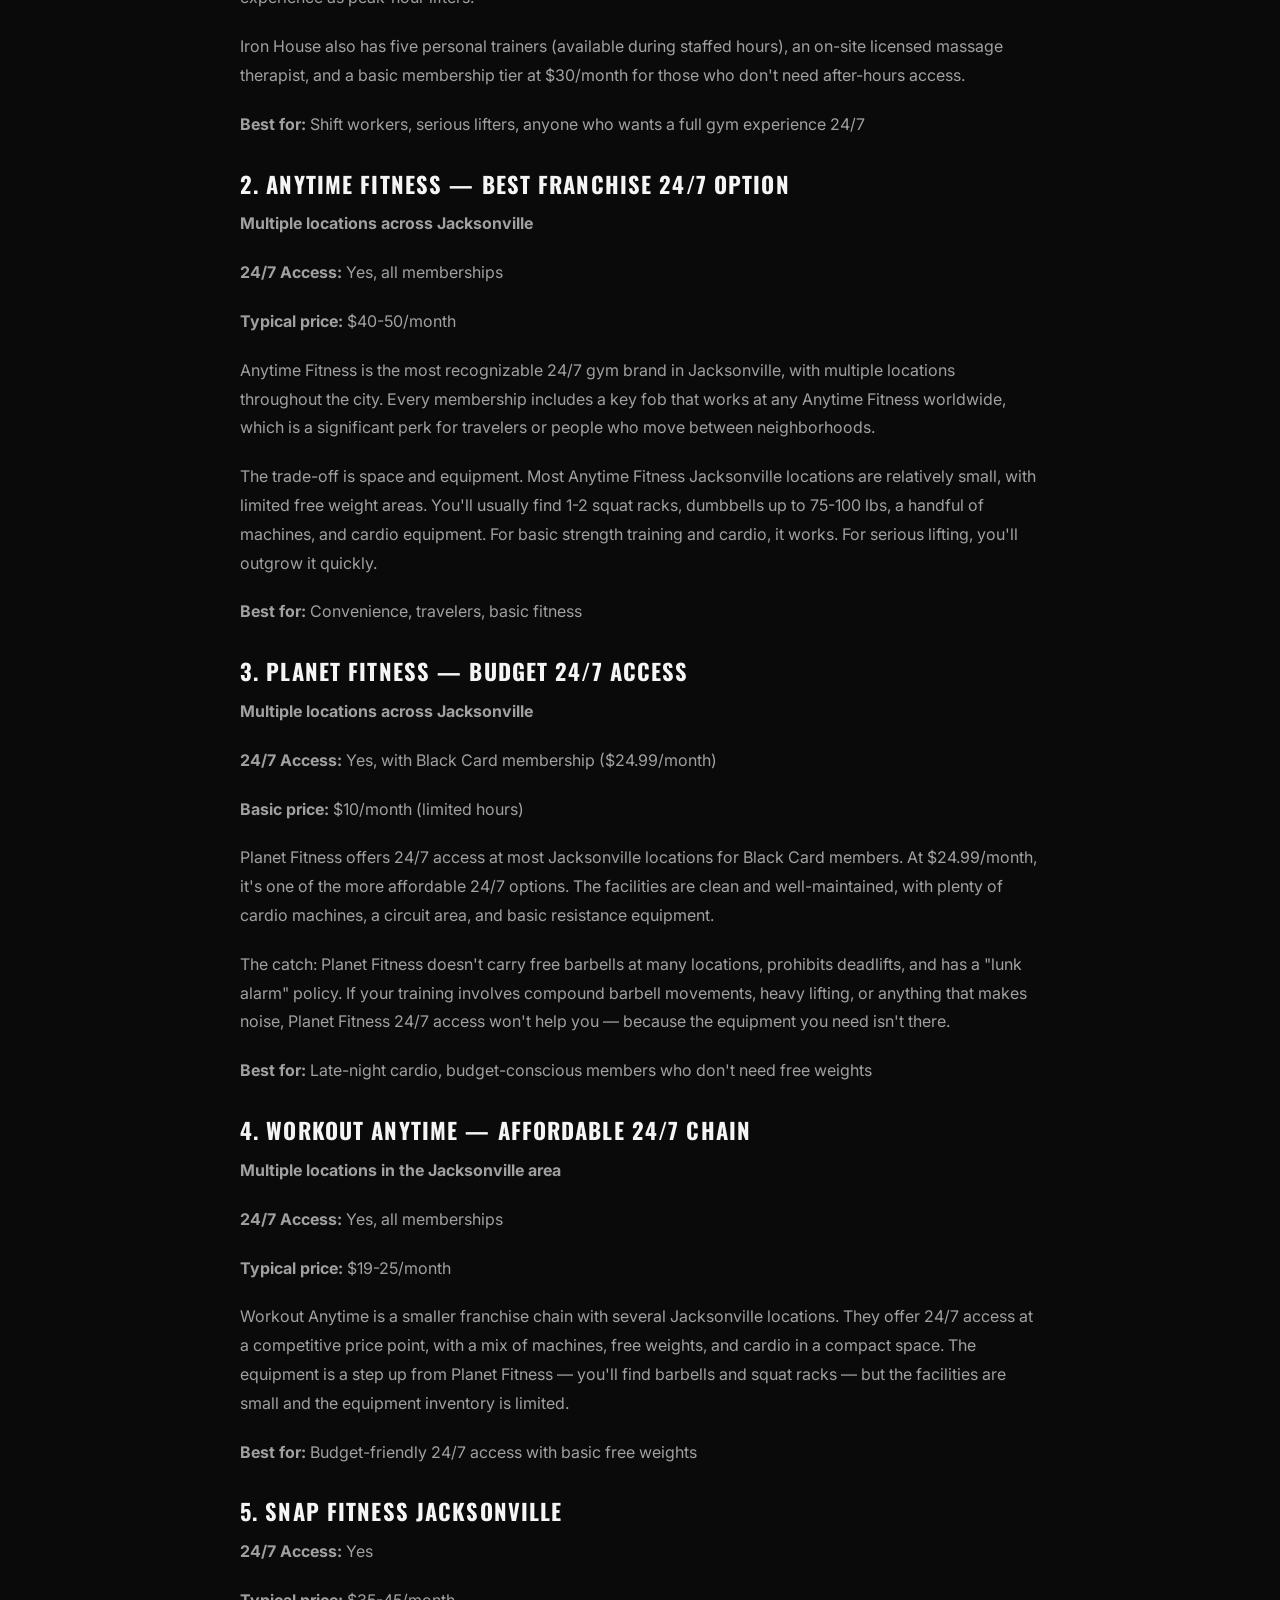
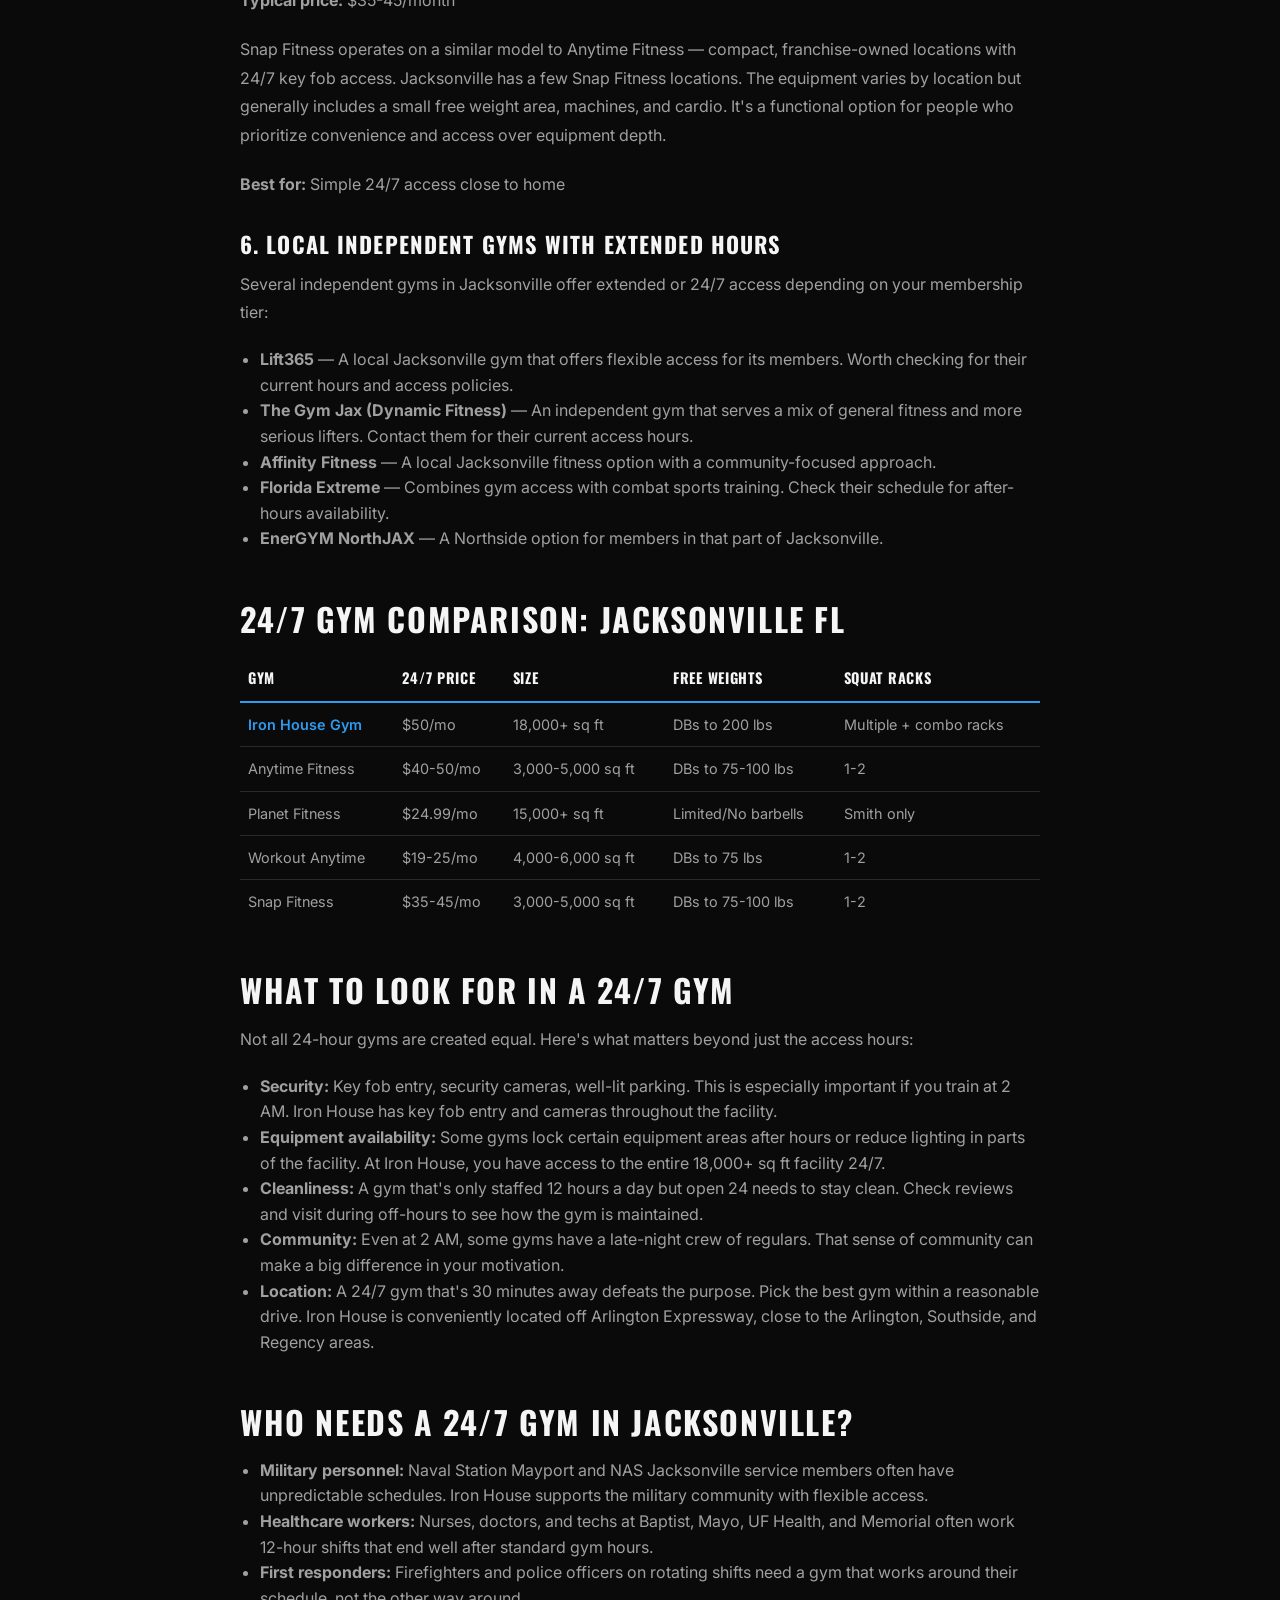
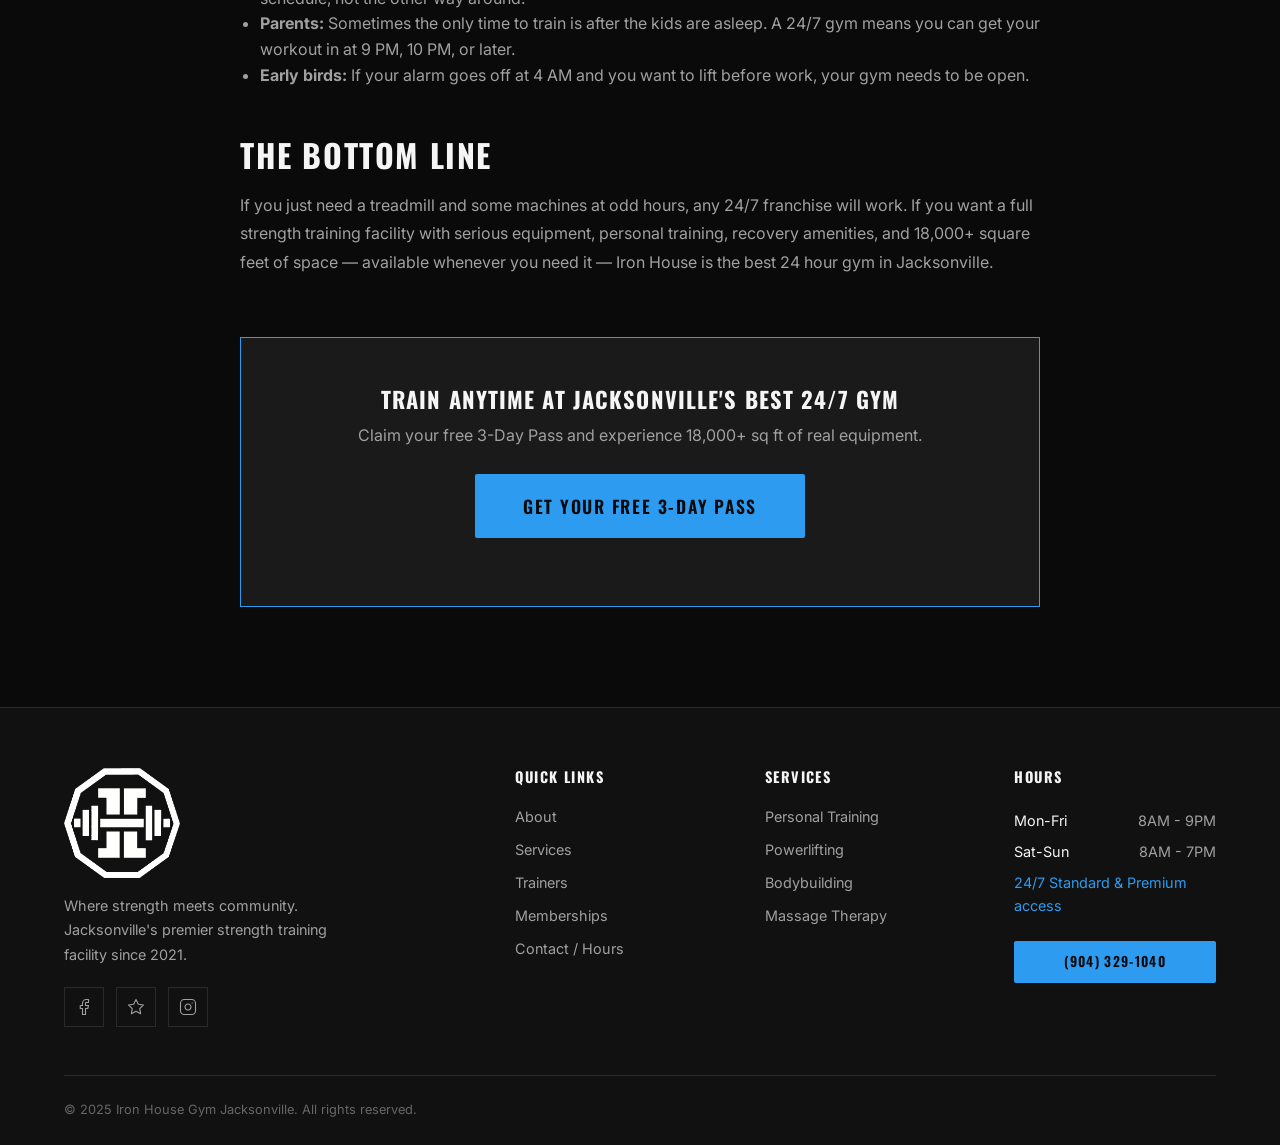
<file: blog/24-hour-gym-jacksonville.html>
<!DOCTYPE html>
<html lang="en">
<head>
  <meta charset="UTF-8">
  <meta name="viewport" content="width=device-width, initial-scale=1.0">

  <!-- Google tag (gtag.js) -->
  <script async src="https://www.googletagmanager.com/gtag/js?id=AW-18128746695"></script>
  <script>
    window.dataLayer = window.dataLayer || [];
    function gtag(){dataLayer.push(arguments);}
    gtag('js', new Date());
    gtag('config', 'AW-18128746695');
  </script>

  <!-- Meta Pixel Code -->
  <script>
    !function(f,b,e,v,n,t,s)
    {if(f.fbq)return;n=f.fbq=function(){n.callMethod?
    n.callMethod.apply(n,arguments):n.queue.push(arguments)};
    if(!f._fbq)f._fbq=n;n.push=n;n.loaded=!0;n.version='2.0';
    n.queue=[];t=b.createElement(e);t.async=!0;
    t.src=v;s=b.getElementsByTagName(e)[0];
    s.parentNode.insertBefore(t,s)}(window, document,'script',
    'https://connect.facebook.net/en_US/fbevents.js');
    fbq('init', '1290848336585342');
    fbq('track', 'PageView');
  </script>
  <noscript><img height="1" width="1" style="display:none"
    src="https://www.facebook.com/tr?id=1290848336585342&ev=PageView&noscript=1"
  /></noscript>
  <!-- End Meta Pixel Code -->
  <title>Best 24 Hour Gyms in Jacksonville FL [2026] | Iron House Gym</title>
  <meta name="description" content="Looking for a 24 hour gym in Jacksonville FL? Compare 24/7 gyms including Iron House Gym, Anytime Fitness, Planet Fitness, Workout Anytime, Snap Fitness, Lift365, The Gym Jax & more. Find the best late night gym near you.">
  <meta name="keywords" content="24 hour gym Jacksonville FL, 24/7 gym Jacksonville, late night gym Jacksonville, early morning gym Jacksonville, Anytime Fitness Jacksonville, Workout Anytime Jacksonville, gym open 24 hours Jacksonville, best 24 hour gym near me Jacksonville, Iron House Gym, Snap Fitness Jacksonville, Lift365 Jacksonville">
  <meta property="og:title" content="Best 24 Hour Gyms in Jacksonville FL [2026]">
  <meta property="og:description" content="Complete guide to 24/7 gyms in Jacksonville. Compare access, equipment, pricing, and find the best gym for your schedule.">
  <meta property="og:type" content="article">
  <meta property="og:url" content="https://www.ironhousejax.com/blog/24-hour-gym-jacksonville.html">
  <meta property="og:image" content="https://www.ironhousejax.com/images/hero-gym-floor.jpg">
  <meta property="og:site_name" content="Iron House Gym">
  <meta name="twitter:card" content="summary_large_image">
  <meta name="twitter:title" content="Best 24 Hour Gyms in Jacksonville FL [2026]">
  <meta name="twitter:description" content="Complete guide to 24/7 gyms in Jacksonville. Compare access, equipment, pricing, and find the best gym for your schedule.">
  <meta name="twitter:image" content="https://www.ironhousejax.com/images/hero-gym-floor.jpg">
  <link rel="canonical" href="https://www.ironhousejax.com/blog/24-hour-gym-jacksonville.html">
  <link rel="preconnect" href="https://fonts.googleapis.com">
  <link rel="preconnect" href="https://fonts.gstatic.com" crossorigin>
  <link href="https://fonts.googleapis.com/css2?family=Inter:wght@400;500;600&family=Oswald:wght@400;500;600;700&display=swap" rel="stylesheet">
  <link rel="stylesheet" href="../css/style.css">
  <link rel="icon" type="image/jpeg" href="../images/logo-main.jpg">
  <link rel="apple-touch-icon" href="../images/logo-main.jpg">
  <script type="application/ld+json">
  {
    "@context": "https://schema.org",
    "@type": "Article",
    "headline": "Best 24 Hour Gyms in Jacksonville FL [2026]",
    "description": "Complete guide to 24/7 gyms in Jacksonville FL. Compare access, equipment, pricing, and atmosphere.",
    "author": {"@type": "Organization", "name": "Iron House Gym"},
    "publisher": {"@type": "Organization", "name": "Iron House Gym", "logo": {"@type": "ImageObject", "url": "https://www.ironhousejax.com/images/logo-main.jpg"}},
    "datePublished": "2026-04-29",
    "dateModified": "2026-04-29",
    "image": "https://www.ironhousejax.com/images/hero-gym-floor.jpg",
    "url": "https://www.ironhousejax.com/blog/24-hour-gym-jacksonville.html"
  }
  </script>
</head>
<body>

  <header class="header">
    <div class="container">
      <a href="../index.html" class="logo">
        <img src="../images/logo-circle.png" alt="Iron House Gym Jacksonville" class="logo-img-circle">
      </a>
      <nav class="nav-links">
        <a href="../index.html#about">About</a>
        <a href="../index.html#services">Services</a>
        <a href="../index.html#trainers">Trainers</a>
        <a href="../index.html#memberships">Memberships</a>
        <a href="../index.html#contact">Contact / Hours</a>
        <a href="tel:+19043291040" class="btn btn-primary btn-small nav-cta">Call Now</a>
      </nav>
      <button class="menu-toggle" aria-label="Toggle navigation">
        <span></span><span></span><span></span>
      </button>
    </div>
  </header>

  <section class="page-header">
    <div class="container">
      <p class="blog-category">Jacksonville Fitness Guide</p>
      <h1>Best 24 Hour Gyms in <span class="accent-text">Jacksonville FL</span> [2026]</h1>
      <p>Train on your schedule. Here are Jacksonville's best gyms with 24/7 access.</p>
    </div>
  </section>

  <section class="blog-article">
    <div class="container">
      <article class="article-content">

        <p>Jacksonville runs on shift work. Between the Navy bases, hospitals, fire departments, warehouses, and everything else that keeps this city running around the clock, a lot of people in Duval don't work a standard 9-to-5. If you're getting off at midnight or waking up at 4 AM, you need a gym that's open when you need it &mdash; not just during "business hours."</p>

        <p>Here's a breakdown of the best 24 hour gyms in Jacksonville FL, what each one offers, and how to choose the right one for your training style and schedule.</p>

        <h2>Why 24/7 Gym Access Matters</h2>
        <p>Having round-the-clock access to your gym isn't just about convenience &mdash; it's about consistency. Consistency is the single most important factor in getting results, whether your goal is strength, muscle, fat loss, or general health. If your gym is only open from 5 AM to 10 PM, and your shift ends at 11 PM, you're going to miss workouts. Missed workouts become missed weeks. Missed weeks become lost progress.</p>
        <p>24/7 access also means you can train during off-peak hours. Instead of fighting for a squat rack at 5:30 PM with everyone else, you can walk into a nearly empty gym at 6 AM, 10 PM, or 2 AM and have the entire floor to yourself.</p>

        <h2>Best 24 Hour Gyms in Jacksonville</h2>

        <h3>1. Iron House Gym &mdash; Best Overall 24/7 Gym</h3>
        <p><strong>Location:</strong> 9244 Arlington Expy, Unit B, Jacksonville, FL 32225</p>
        <p><strong>24/7 Access:</strong> Yes, for Standard ($50/mo) and Premium ($75/mo) members</p>
        <p><strong>Size:</strong> 18,000+ square feet</p>
        <p>Iron House Gym offers something that no other 24/7 gym in Jacksonville can match: real equipment in a real facility, available around the clock. Most 24-hour gyms are compact franchise locations squeezed into 3,000-5,000 square feet. Iron House is 18,000+ square feet of serious training space.</p>
        <p>At 2 AM on a Tuesday, you can walk into Iron House and have access to EliteFTS combo racks, dumbbells up to 200 lbs, specialty bars, Hammer Strength machines, cable stations, an infrared sauna, and everything else the gym has to offer. It's the only 24/7 gym in Jacksonville where late-night lifters get the same experience as peak-hour lifters.</p>
        <p>Iron House also has five personal trainers (available during staffed hours), an on-site licensed massage therapist, and a basic membership tier at $30/month for those who don't need after-hours access.</p>
        <p><strong>Best for:</strong> Shift workers, serious lifters, anyone who wants a full gym experience 24/7</p>

        <h3>2. Anytime Fitness &mdash; Best Franchise 24/7 Option</h3>
        <p><strong>Multiple locations across Jacksonville</strong></p>
        <p><strong>24/7 Access:</strong> Yes, all memberships</p>
        <p><strong>Typical price:</strong> $40-50/month</p>
        <p>Anytime Fitness is the most recognizable 24/7 gym brand in Jacksonville, with multiple locations throughout the city. Every membership includes a key fob that works at any Anytime Fitness worldwide, which is a significant perk for travelers or people who move between neighborhoods.</p>
        <p>The trade-off is space and equipment. Most Anytime Fitness Jacksonville locations are relatively small, with limited free weight areas. You'll usually find 1-2 squat racks, dumbbells up to 75-100 lbs, a handful of machines, and cardio equipment. For basic strength training and cardio, it works. For serious lifting, you'll outgrow it quickly.</p>
        <p><strong>Best for:</strong> Convenience, travelers, basic fitness</p>

        <h3>3. Planet Fitness &mdash; Budget 24/7 Access</h3>
        <p><strong>Multiple locations across Jacksonville</strong></p>
        <p><strong>24/7 Access:</strong> Yes, with Black Card membership ($24.99/month)</p>
        <p><strong>Basic price:</strong> $10/month (limited hours)</p>
        <p>Planet Fitness offers 24/7 access at most Jacksonville locations for Black Card members. At $24.99/month, it's one of the more affordable 24/7 options. The facilities are clean and well-maintained, with plenty of cardio machines, a circuit area, and basic resistance equipment.</p>
        <p>The catch: Planet Fitness doesn't carry free barbells at many locations, prohibits deadlifts, and has a "lunk alarm" policy. If your training involves compound barbell movements, heavy lifting, or anything that makes noise, Planet Fitness 24/7 access won't help you &mdash; because the equipment you need isn't there.</p>
        <p><strong>Best for:</strong> Late-night cardio, budget-conscious members who don't need free weights</p>

        <h3>4. Workout Anytime &mdash; Affordable 24/7 Chain</h3>
        <p><strong>Multiple locations in the Jacksonville area</strong></p>
        <p><strong>24/7 Access:</strong> Yes, all memberships</p>
        <p><strong>Typical price:</strong> $19-25/month</p>
        <p>Workout Anytime is a smaller franchise chain with several Jacksonville locations. They offer 24/7 access at a competitive price point, with a mix of machines, free weights, and cardio in a compact space. The equipment is a step up from Planet Fitness &mdash; you'll find barbells and squat racks &mdash; but the facilities are small and the equipment inventory is limited.</p>
        <p><strong>Best for:</strong> Budget-friendly 24/7 access with basic free weights</p>

        <h3>5. Snap Fitness Jacksonville</h3>
        <p><strong>24/7 Access:</strong> Yes</p>
        <p><strong>Typical price:</strong> $35-45/month</p>
        <p>Snap Fitness operates on a similar model to Anytime Fitness &mdash; compact, franchise-owned locations with 24/7 key fob access. Jacksonville has a few Snap Fitness locations. The equipment varies by location but generally includes a small free weight area, machines, and cardio. It's a functional option for people who prioritize convenience and access over equipment depth.</p>
        <p><strong>Best for:</strong> Simple 24/7 access close to home</p>

        <h3>6. Local Independent Gyms with Extended Hours</h3>
        <p>Several independent gyms in Jacksonville offer extended or 24/7 access depending on your membership tier:</p>
        <ul style="color: var(--text-secondary); margin-bottom: 24px; padding-left: 20px; list-style: disc;">
          <li><strong>Lift365</strong> &mdash; A local Jacksonville gym that offers flexible access for its members. Worth checking for their current hours and access policies.</li>
          <li><strong>The Gym Jax (Dynamic Fitness)</strong> &mdash; An independent gym that serves a mix of general fitness and more serious lifters. Contact them for their current access hours.</li>
          <li><strong>Affinity Fitness</strong> &mdash; A local Jacksonville fitness option with a community-focused approach.</li>
          <li><strong>Florida Extreme</strong> &mdash; Combines gym access with combat sports training. Check their schedule for after-hours availability.</li>
          <li><strong>EnerGYM NorthJAX</strong> &mdash; A Northside option for members in that part of Jacksonville.</li>
        </ul>

        <h2>24/7 Gym Comparison: Jacksonville FL</h2>
        <div style="overflow-x: auto; margin-bottom: 32px;">
          <table style="width: 100%; border-collapse: collapse; font-size: 0.9rem;">
            <thead>
              <tr style="border-bottom: 2px solid var(--accent);">
                <th style="text-align: left; padding: 12px 8px; color: var(--text-primary); font-family: var(--font-heading); text-transform: uppercase; letter-spacing: 0.05em;">Gym</th>
                <th style="text-align: left; padding: 12px 8px; color: var(--text-primary); font-family: var(--font-heading); text-transform: uppercase; letter-spacing: 0.05em;">24/7 Price</th>
                <th style="text-align: left; padding: 12px 8px; color: var(--text-primary); font-family: var(--font-heading); text-transform: uppercase; letter-spacing: 0.05em;">Size</th>
                <th style="text-align: left; padding: 12px 8px; color: var(--text-primary); font-family: var(--font-heading); text-transform: uppercase; letter-spacing: 0.05em;">Free Weights</th>
                <th style="text-align: left; padding: 12px 8px; color: var(--text-primary); font-family: var(--font-heading); text-transform: uppercase; letter-spacing: 0.05em;">Squat Racks</th>
              </tr>
            </thead>
            <tbody style="color: var(--text-secondary);">
              <tr style="border-bottom: 1px solid var(--border);"><td style="padding: 10px 8px; font-weight: 600; color: var(--accent);">Iron House Gym</td><td style="padding: 10px 8px;">$50/mo</td><td style="padding: 10px 8px;">18,000+ sq ft</td><td style="padding: 10px 8px;">DBs to 200 lbs</td><td style="padding: 10px 8px;">Multiple + combo racks</td></tr>
              <tr style="border-bottom: 1px solid var(--border);"><td style="padding: 10px 8px;">Anytime Fitness</td><td style="padding: 10px 8px;">$40-50/mo</td><td style="padding: 10px 8px;">3,000-5,000 sq ft</td><td style="padding: 10px 8px;">DBs to 75-100 lbs</td><td style="padding: 10px 8px;">1-2</td></tr>
              <tr style="border-bottom: 1px solid var(--border);"><td style="padding: 10px 8px;">Planet Fitness</td><td style="padding: 10px 8px;">$24.99/mo</td><td style="padding: 10px 8px;">15,000+ sq ft</td><td style="padding: 10px 8px;">Limited/No barbells</td><td style="padding: 10px 8px;">Smith only</td></tr>
              <tr style="border-bottom: 1px solid var(--border);"><td style="padding: 10px 8px;">Workout Anytime</td><td style="padding: 10px 8px;">$19-25/mo</td><td style="padding: 10px 8px;">4,000-6,000 sq ft</td><td style="padding: 10px 8px;">DBs to 75 lbs</td><td style="padding: 10px 8px;">1-2</td></tr>
              <tr><td style="padding: 10px 8px;">Snap Fitness</td><td style="padding: 10px 8px;">$35-45/mo</td><td style="padding: 10px 8px;">3,000-5,000 sq ft</td><td style="padding: 10px 8px;">DBs to 75-100 lbs</td><td style="padding: 10px 8px;">1-2</td></tr>
            </tbody>
          </table>
        </div>

        <h2>What to Look for in a 24/7 Gym</h2>
        <p>Not all 24-hour gyms are created equal. Here's what matters beyond just the access hours:</p>

        <ul style="color: var(--text-secondary); margin-bottom: 24px; padding-left: 20px; list-style: disc;">
          <li><strong>Security:</strong> Key fob entry, security cameras, well-lit parking. This is especially important if you train at 2 AM. Iron House has key fob entry and cameras throughout the facility.</li>
          <li><strong>Equipment availability:</strong> Some gyms lock certain equipment areas after hours or reduce lighting in parts of the facility. At Iron House, you have access to the entire 18,000+ sq ft facility 24/7.</li>
          <li><strong>Cleanliness:</strong> A gym that's only staffed 12 hours a day but open 24 needs to stay clean. Check reviews and visit during off-hours to see how the gym is maintained.</li>
          <li><strong>Community:</strong> Even at 2 AM, some gyms have a late-night crew of regulars. That sense of community can make a big difference in your motivation.</li>
          <li><strong>Location:</strong> A 24/7 gym that's 30 minutes away defeats the purpose. Pick the best gym within a reasonable drive. Iron House is conveniently located off Arlington Expressway, close to the Arlington, Southside, and Regency areas.</li>
        </ul>

        <h2>Who Needs a 24/7 Gym in Jacksonville?</h2>
        <ul style="color: var(--text-secondary); margin-bottom: 24px; padding-left: 20px; list-style: disc;">
          <li><strong>Military personnel:</strong> Naval Station Mayport and NAS Jacksonville service members often have unpredictable schedules. Iron House supports the military community with flexible access.</li>
          <li><strong>Healthcare workers:</strong> Nurses, doctors, and techs at Baptist, Mayo, UF Health, and Memorial often work 12-hour shifts that end well after standard gym hours.</li>
          <li><strong>First responders:</strong> Firefighters and police officers on rotating shifts need a gym that works around their schedule, not the other way around.</li>
          <li><strong>Parents:</strong> Sometimes the only time to train is after the kids are asleep. A 24/7 gym means you can get your workout in at 9 PM, 10 PM, or later.</li>
          <li><strong>Early birds:</strong> If your alarm goes off at 4 AM and you want to lift before work, your gym needs to be open.</li>
        </ul>

        <h2>The Bottom Line</h2>
        <p>If you just need a treadmill and some machines at odd hours, any 24/7 franchise will work. If you want a full strength training facility with serious equipment, personal training, recovery amenities, and 18,000+ square feet of space &mdash; available whenever you need it &mdash; Iron House is the best 24 hour gym in Jacksonville.</p>

        <div class="article-cta">
          <h3>Train Anytime at Jacksonville's Best 24/7 Gym</h3>
          <p>Claim your free 3-Day Pass and experience 18,000+ sq ft of real equipment.</p>
          <a href="../index.html" class="btn btn-primary btn-large" data-open-pass>Get Your Free 3-Day Pass</a>
        </div>

      </article>
    </div>
  </section>

  <footer class="footer">
    <div class="container">
      <div class="footer-grid">
        <div class="footer-brand">
          <div class="logo">
            <img src="../images/logo-circle.png" alt="Iron House Gym Jacksonville" class="footer-logo-img">
          </div>
          <p>Where strength meets community. Jacksonville's premier strength training facility since 2021.</p>
          <div class="footer-social">
            <a href="https://www.facebook.com/profile.php?id=61565690800574" target="_blank" rel="noopener" aria-label="Facebook"><svg viewBox="0 0 24 24" fill="none" stroke-width="1.5" stroke-linecap="round" stroke-linejoin="round"><path d="M18 2h-3a5 5 0 00-5 5v3H7v4h3v8h4v-8h3l1-4h-4V7a1 1 0 011-1h3z"/></svg></a>
            <a href="https://www.yelp.com/biz/iron-house-gym-jacksonville-6" target="_blank" rel="noopener" aria-label="Yelp"><svg viewBox="0 0 24 24" fill="none" stroke-width="1.5" stroke-linecap="round" stroke-linejoin="round"><polygon points="12 2 15.09 8.26 22 9.27 17 14.14 18.18 21.02 12 17.77 5.82 21.02 7 14.14 2 9.27 8.91 8.26 12 2"/></svg></a>
            <a href="https://www.instagram.com/ironhouse_gym_jacksonville/" target="_blank" rel="noopener" aria-label="Instagram"><svg viewBox="0 0 24 24" fill="none" stroke-width="1.5" stroke-linecap="round" stroke-linejoin="round"><rect x="2" y="2" width="20" height="20" rx="5" ry="5"/><path d="M16 11.37A4 4 0 1112.63 8 4 4 0 0116 11.37z"/><line x1="17.5" y1="6.5" x2="17.51" y2="6.5"/></svg></a>
          </div>
        </div>
        <div>
          <h4>Quick Links</h4>
          <div class="footer-links">
            <a href="../index.html#about">About</a>
            <a href="../index.html#services">Services</a>
            <a href="../index.html#trainers">Trainers</a>
            <a href="../index.html#memberships">Memberships</a>
            <a href="../index.html#contact">Contact / Hours</a>
          </div>
        </div>
        <div>
          <h4>Services</h4>
          <div class="footer-links">
            <a href="../index.html#services">Personal Training</a>
            <a href="../index.html#services">Powerlifting</a>
            <a href="../index.html#services">Bodybuilding</a>
            <a href="../index.html#massage">Massage Therapy</a>
          </div>
        </div>
        <div>
          <h4>Hours</h4>
          <ul class="footer-hours">
            <li><span>Mon-Fri</span><span>8AM - 9PM</span></li>
            <li><span>Sat-Sun</span><span>8AM - 7PM</span></li>
            <li><span style="color:var(--accent)">24/7 Standard &amp; Premium access</span></li>
          </ul>
          <div style="margin-top:20px;">
            <a href="tel:+19043291040" class="btn btn-primary btn-small" style="width:100%">(904) 329-1040</a>
          </div>
        </div>
      </div>
      <div class="footer-bottom">
        <span>&copy; 2025 Iron House Gym Jacksonville. All rights reserved.</span>
      </div>
    </div>
  </footer>

  <button class="back-to-top" aria-label="Back to top">
    <svg viewBox="0 0 24 24" fill="none" stroke-width="2" stroke-linecap="round" stroke-linejoin="round"><polyline points="18 15 12 9 6 15"/></svg>
  </button>

  <script src="../js/main.js"></script>
</body>
</html>
</file>
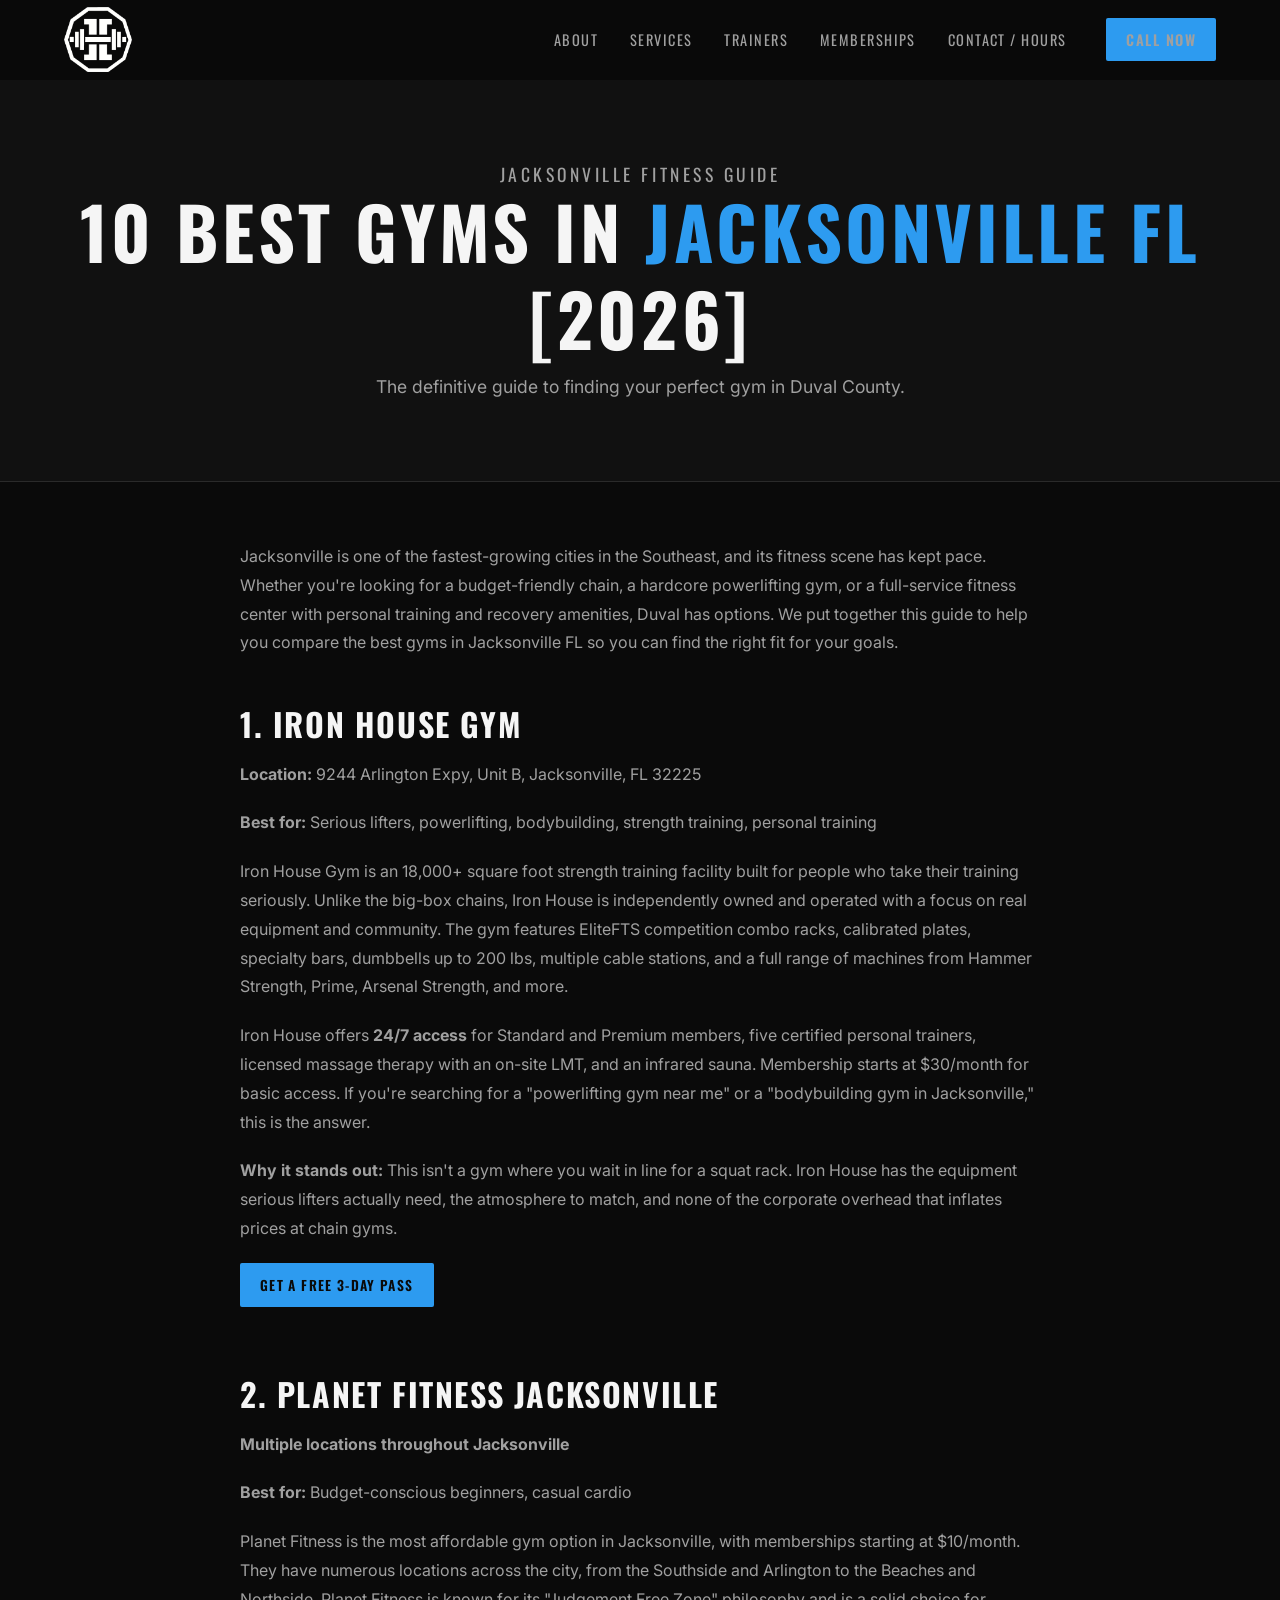
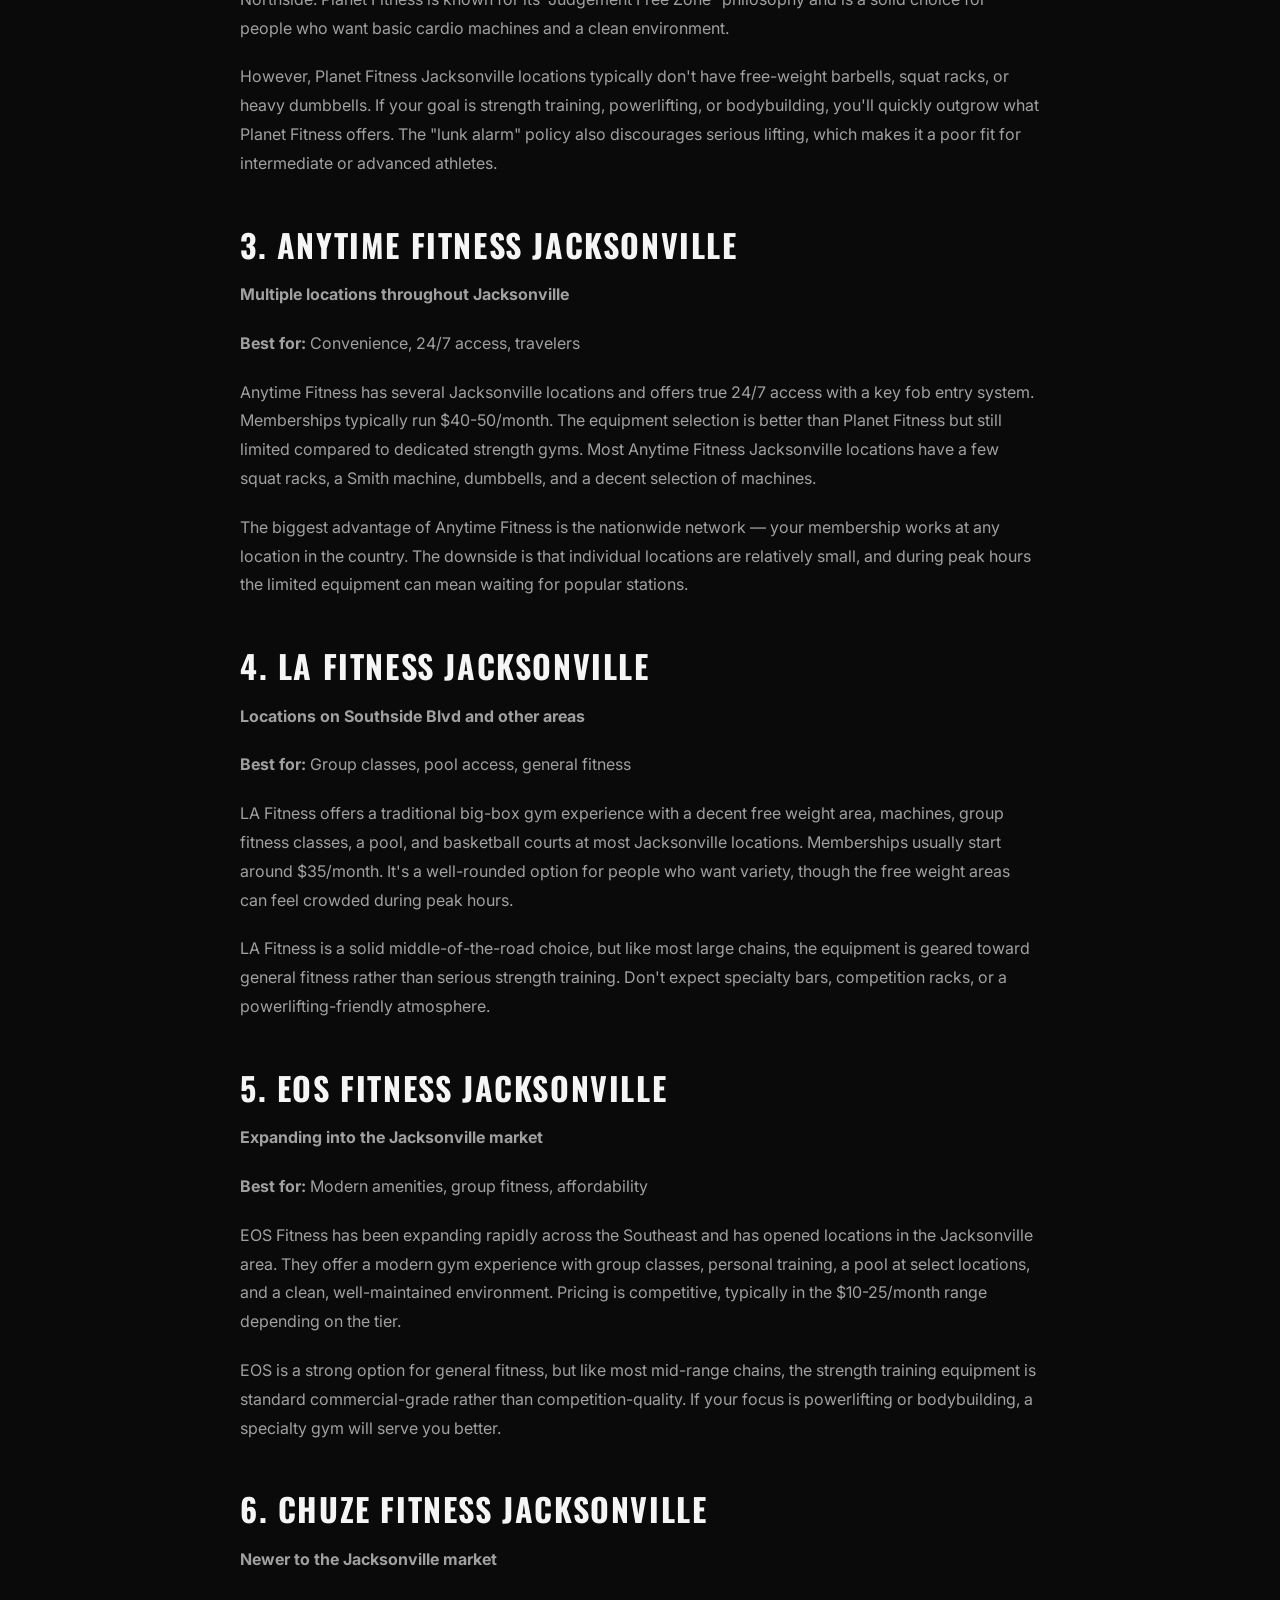
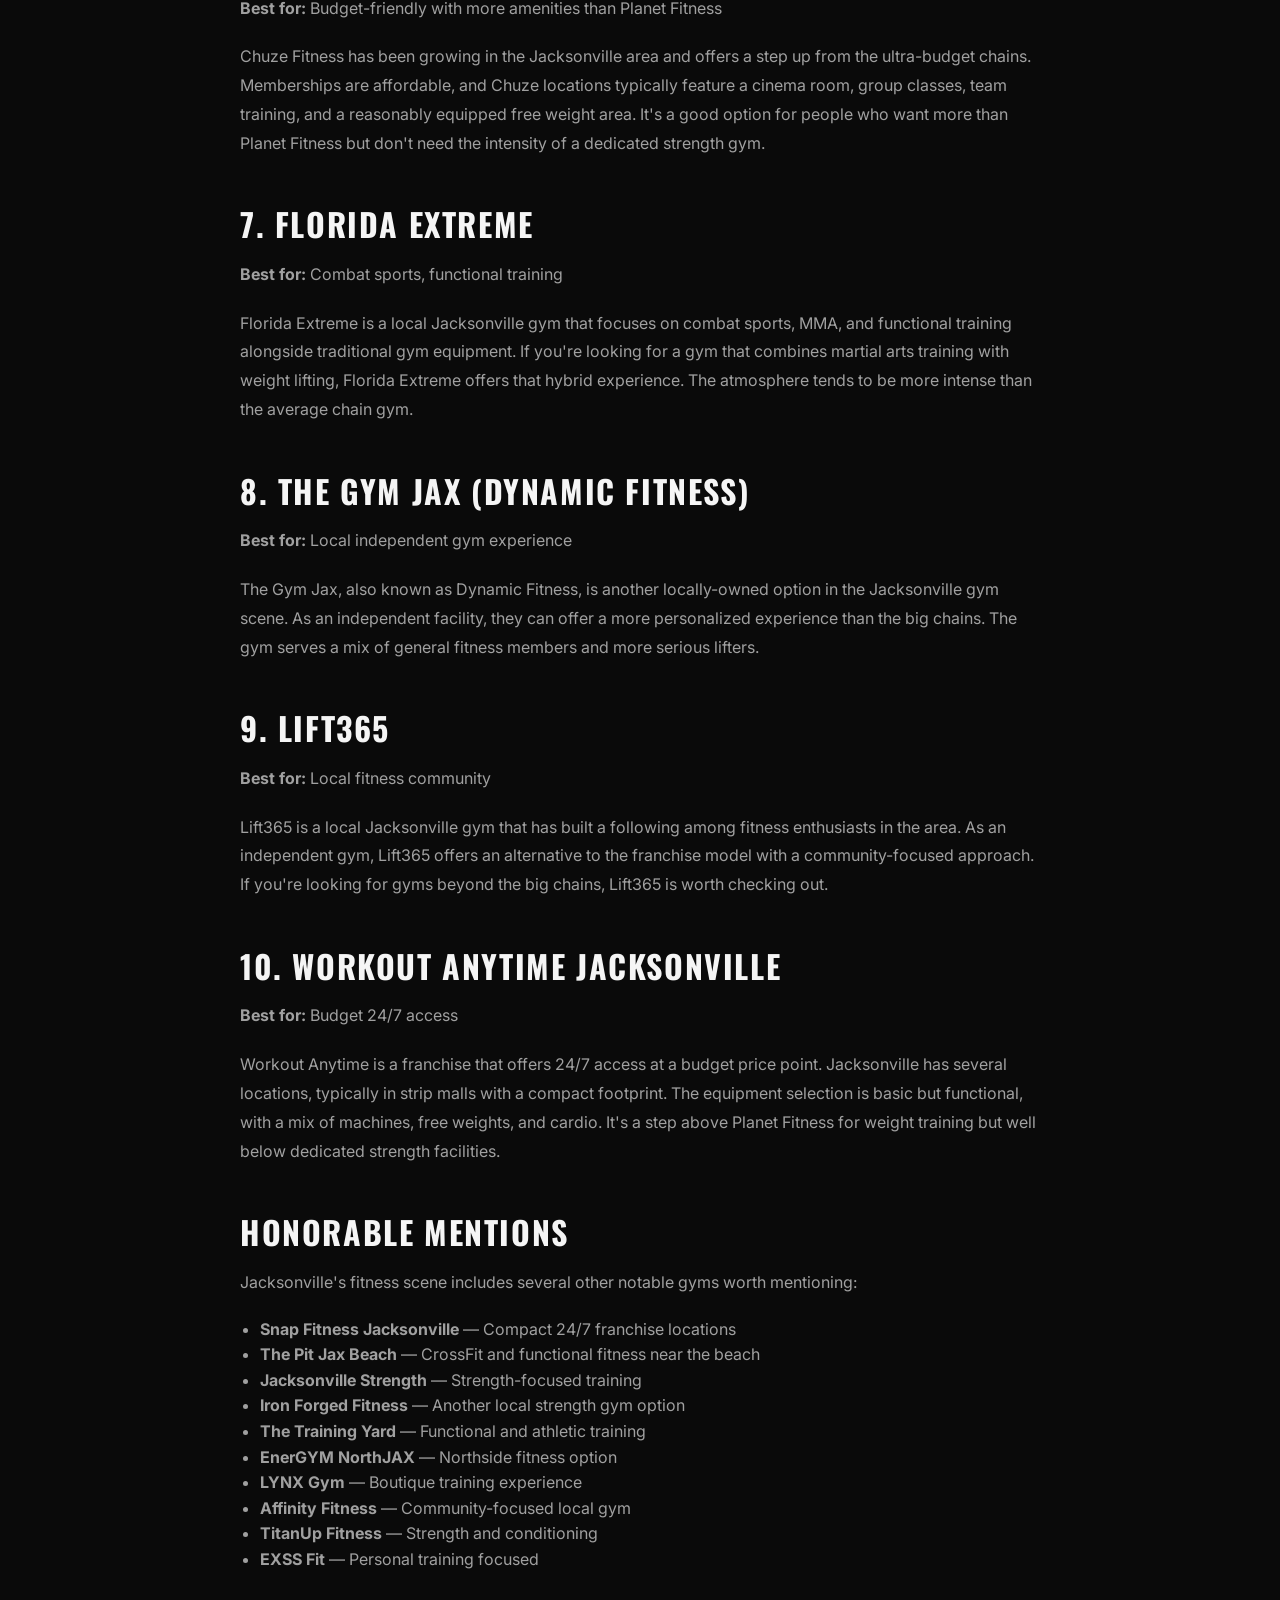
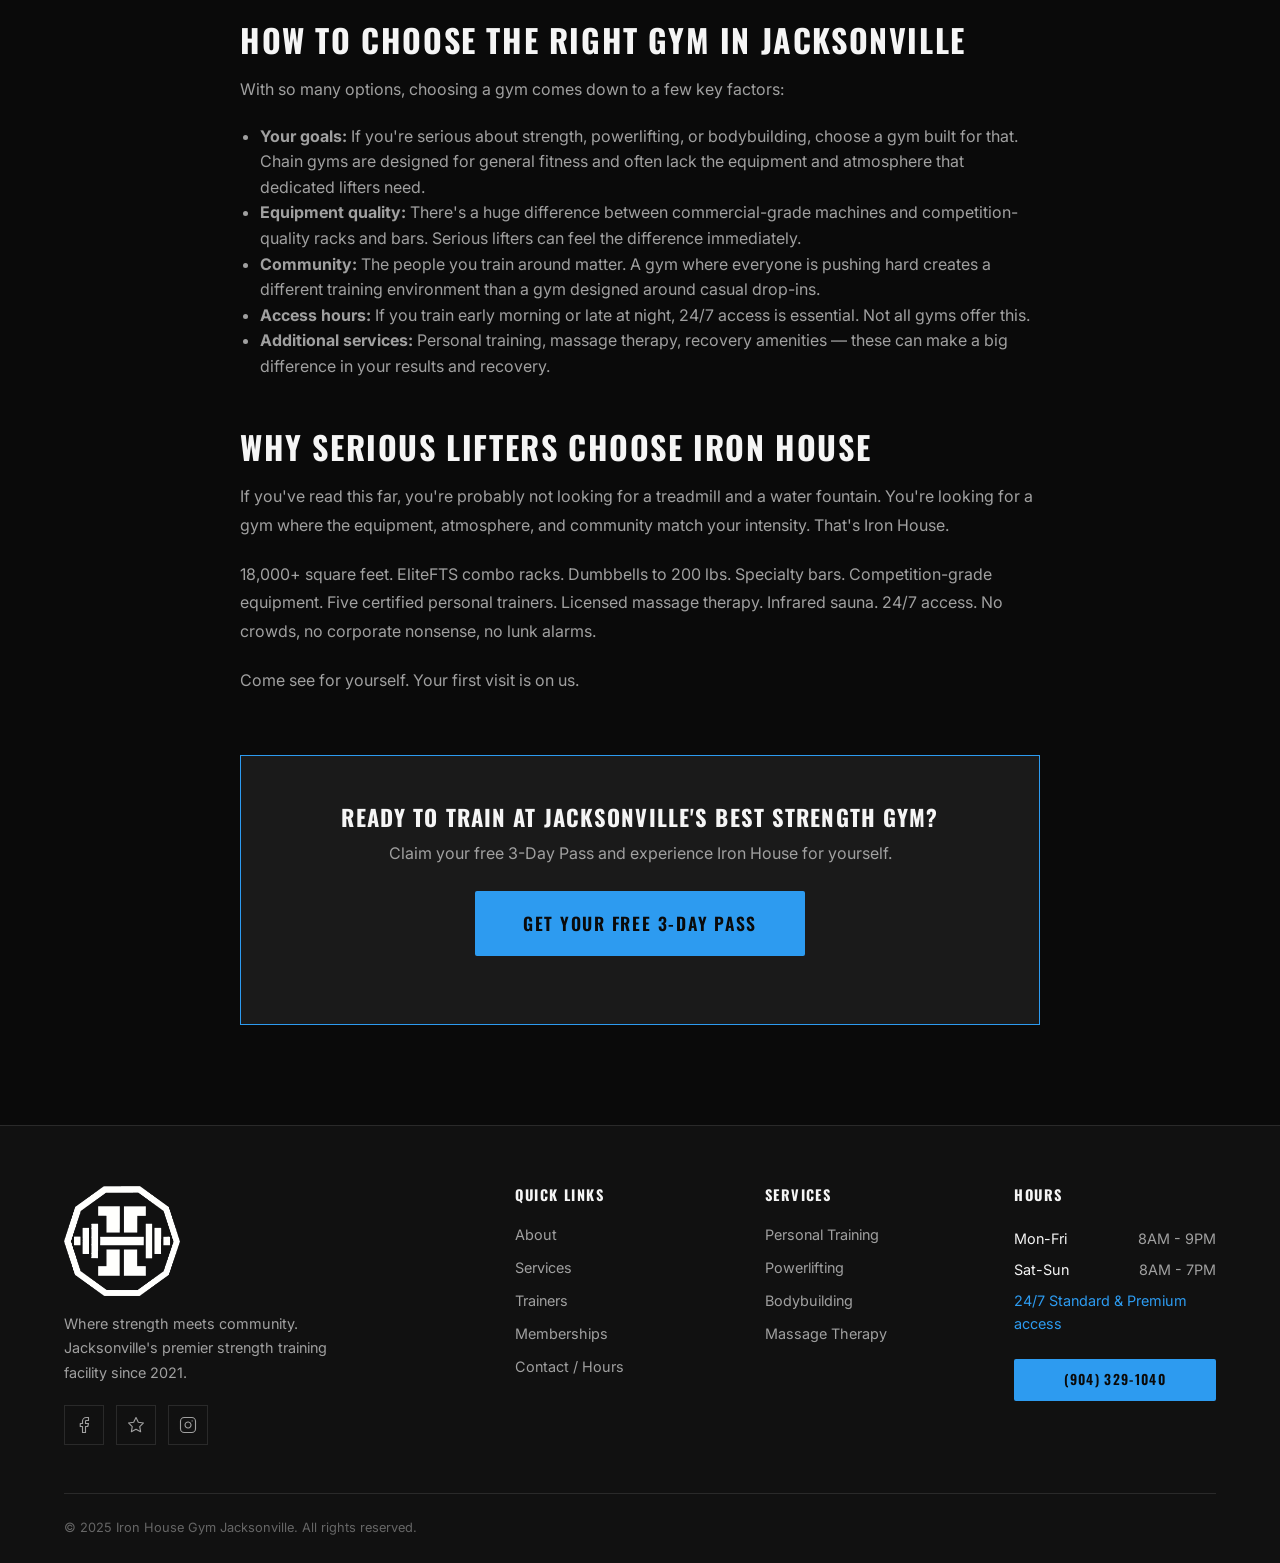
<file: blog/best-gyms-jacksonville.html>
<!DOCTYPE html>
<html lang="en">
<head>
  <meta charset="UTF-8">
  <meta name="viewport" content="width=device-width, initial-scale=1.0">

  <!-- Google tag (gtag.js) -->
  <script async src="https://www.googletagmanager.com/gtag/js?id=AW-18128746695"></script>
  <script>
    window.dataLayer = window.dataLayer || [];
    function gtag(){dataLayer.push(arguments);}
    gtag('js', new Date());
    gtag('config', 'AW-18128746695');
  </script>

  <!-- Meta Pixel Code -->
  <script>
    !function(f,b,e,v,n,t,s)
    {if(f.fbq)return;n=f.fbq=function(){n.callMethod?
    n.callMethod.apply(n,arguments):n.queue.push(arguments)};
    if(!f._fbq)f._fbq=n;n.push=n;n.loaded=!0;n.version='2.0';
    n.queue=[];t=b.createElement(e);t.async=!0;
    t.src=v;s=b.getElementsByTagName(e)[0];
    s.parentNode.insertBefore(t,s)}(window, document,'script',
    'https://connect.facebook.net/en_US/fbevents.js');
    fbq('init', '1290848336585342');
    fbq('track', 'PageView');
  </script>
  <noscript><img height="1" width="1" style="display:none"
    src="https://www.facebook.com/tr?id=1290848336585342&ev=PageView&noscript=1"
  /></noscript>
  <!-- End Meta Pixel Code -->
  <title>10 Best Gyms in Jacksonville FL [2026] | Iron House Gym</title>
  <meta name="description" content="Looking for the best gym in Jacksonville FL? Compare top gyms including Planet Fitness, Anytime Fitness, LA Fitness, EOS Fitness, Chuze Fitness, and Iron House Gym. Find 24/7 access, powerlifting, personal training & more.">
  <meta name="keywords" content="best gym Jacksonville FL, gyms in Jacksonville, Planet Fitness Jacksonville, Anytime Fitness Jacksonville, LA Fitness Jacksonville, EOS Fitness Jacksonville, Chuze Fitness Jacksonville, gym near me Jacksonville, Gold's Gym Jacksonville, fitness center Jacksonville FL, Iron House Gym">
  <meta property="og:title" content="10 Best Gyms in Jacksonville FL [2026]">
  <meta property="og:description" content="The definitive guide to Jacksonville's best gyms. Compare pricing, equipment, hours, and vibes to find your perfect fit.">
  <meta property="og:type" content="article">
  <meta property="og:url" content="https://www.ironhousejax.com/blog/best-gyms-jacksonville.html">
  <meta property="og:image" content="https://www.ironhousejax.com/images/hero-gym-floor.jpg">
  <meta property="og:site_name" content="Iron House Gym">
  <meta name="twitter:card" content="summary_large_image">
  <meta name="twitter:title" content="10 Best Gyms in Jacksonville FL [2026]">
  <meta name="twitter:description" content="The definitive guide to Jacksonville's best gyms. Compare pricing, equipment, hours, and vibes.">
  <meta name="twitter:image" content="https://www.ironhousejax.com/images/hero-gym-floor.jpg">
  <link rel="canonical" href="https://www.ironhousejax.com/blog/best-gyms-jacksonville.html">
  <link rel="preconnect" href="https://fonts.googleapis.com">
  <link rel="preconnect" href="https://fonts.gstatic.com" crossorigin>
  <link href="https://fonts.googleapis.com/css2?family=Inter:wght@400;500;600&family=Oswald:wght@400;500;600;700&display=swap" rel="stylesheet">
  <link rel="stylesheet" href="../css/style.css">
  <link rel="icon" type="image/jpeg" href="../images/logo-main.jpg">
  <link rel="apple-touch-icon" href="../images/logo-main.jpg">
  <script type="application/ld+json">
  {
    "@context": "https://schema.org",
    "@type": "Article",
    "headline": "10 Best Gyms in Jacksonville FL [2026]",
    "description": "The definitive guide to Jacksonville's best gyms. Compare pricing, equipment, hours, and vibes to find your perfect fit.",
    "author": {"@type": "Organization", "name": "Iron House Gym"},
    "publisher": {"@type": "Organization", "name": "Iron House Gym", "logo": {"@type": "ImageObject", "url": "https://www.ironhousejax.com/images/logo-main.jpg"}},
    "datePublished": "2026-04-29",
    "dateModified": "2026-04-29",
    "image": "https://www.ironhousejax.com/images/hero-gym-floor.jpg",
    "url": "https://www.ironhousejax.com/blog/best-gyms-jacksonville.html"
  }
  </script>
</head>
<body>

  <!-- ======== HEADER / NAV ======== -->
  <header class="header">
    <div class="container">
      <a href="../index.html" class="logo">
        <img src="../images/logo-circle.png" alt="Iron House Gym Jacksonville" class="logo-img-circle">
      </a>
      <nav class="nav-links">
        <a href="../index.html#about">About</a>
        <a href="../index.html#services">Services</a>
        <a href="../index.html#trainers">Trainers</a>
        <a href="../index.html#memberships">Memberships</a>
        <a href="../index.html#contact">Contact / Hours</a>
        <a href="tel:+19043291040" class="btn btn-primary btn-small nav-cta">Call Now</a>
      </nav>
      <button class="menu-toggle" aria-label="Toggle navigation">
        <span></span><span></span><span></span>
      </button>
    </div>
  </header>

  <!-- ======== ARTICLE HERO ======== -->
  <section class="page-header">
    <div class="container">
      <p class="blog-category">Jacksonville Fitness Guide</p>
      <h1>10 Best Gyms in <span class="accent-text">Jacksonville FL</span> [2026]</h1>
      <p>The definitive guide to finding your perfect gym in Duval County.</p>
    </div>
  </section>

  <!-- ======== ARTICLE BODY ======== -->
  <section class="blog-article">
    <div class="container">
      <article class="article-content">

        <p>Jacksonville is one of the fastest-growing cities in the Southeast, and its fitness scene has kept pace. Whether you're looking for a budget-friendly chain, a hardcore powerlifting gym, or a full-service fitness center with personal training and recovery amenities, Duval has options. We put together this guide to help you compare the best gyms in Jacksonville FL so you can find the right fit for your goals.</p>

        <h2>1. Iron House Gym</h2>
        <p><strong>Location:</strong> 9244 Arlington Expy, Unit B, Jacksonville, FL 32225</p>
        <p><strong>Best for:</strong> Serious lifters, powerlifting, bodybuilding, strength training, personal training</p>
        <p>Iron House Gym is an 18,000+ square foot strength training facility built for people who take their training seriously. Unlike the big-box chains, Iron House is independently owned and operated with a focus on real equipment and community. The gym features EliteFTS competition combo racks, calibrated plates, specialty bars, dumbbells up to 200 lbs, multiple cable stations, and a full range of machines from Hammer Strength, Prime, Arsenal Strength, and more.</p>
        <p>Iron House offers <strong>24/7 access</strong> for Standard and Premium members, five certified personal trainers, licensed massage therapy with an on-site LMT, and an infrared sauna. Membership starts at $30/month for basic access. If you're searching for a "powerlifting gym near me" or a "bodybuilding gym in Jacksonville," this is the answer.</p>
        <p><strong>Why it stands out:</strong> This isn't a gym where you wait in line for a squat rack. Iron House has the equipment serious lifters actually need, the atmosphere to match, and none of the corporate overhead that inflates prices at chain gyms.</p>
        <p><a href="../index.html" class="btn btn-primary btn-small">Get a Free 3-Day Pass</a></p>

        <h2>2. Planet Fitness Jacksonville</h2>
        <p><strong>Multiple locations throughout Jacksonville</strong></p>
        <p><strong>Best for:</strong> Budget-conscious beginners, casual cardio</p>
        <p>Planet Fitness is the most affordable gym option in Jacksonville, with memberships starting at $10/month. They have numerous locations across the city, from the Southside and Arlington to the Beaches and Northside. Planet Fitness is known for its "Judgement Free Zone" philosophy and is a solid choice for people who want basic cardio machines and a clean environment.</p>
        <p>However, Planet Fitness Jacksonville locations typically don't have free-weight barbells, squat racks, or heavy dumbbells. If your goal is strength training, powerlifting, or bodybuilding, you'll quickly outgrow what Planet Fitness offers. The "lunk alarm" policy also discourages serious lifting, which makes it a poor fit for intermediate or advanced athletes.</p>

        <h2>3. Anytime Fitness Jacksonville</h2>
        <p><strong>Multiple locations throughout Jacksonville</strong></p>
        <p><strong>Best for:</strong> Convenience, 24/7 access, travelers</p>
        <p>Anytime Fitness has several Jacksonville locations and offers true 24/7 access with a key fob entry system. Memberships typically run $40-50/month. The equipment selection is better than Planet Fitness but still limited compared to dedicated strength gyms. Most Anytime Fitness Jacksonville locations have a few squat racks, a Smith machine, dumbbells, and a decent selection of machines.</p>
        <p>The biggest advantage of Anytime Fitness is the nationwide network &mdash; your membership works at any location in the country. The downside is that individual locations are relatively small, and during peak hours the limited equipment can mean waiting for popular stations.</p>

        <h2>4. LA Fitness Jacksonville</h2>
        <p><strong>Locations on Southside Blvd and other areas</strong></p>
        <p><strong>Best for:</strong> Group classes, pool access, general fitness</p>
        <p>LA Fitness offers a traditional big-box gym experience with a decent free weight area, machines, group fitness classes, a pool, and basketball courts at most Jacksonville locations. Memberships usually start around $35/month. It's a well-rounded option for people who want variety, though the free weight areas can feel crowded during peak hours.</p>
        <p>LA Fitness is a solid middle-of-the-road choice, but like most large chains, the equipment is geared toward general fitness rather than serious strength training. Don't expect specialty bars, competition racks, or a powerlifting-friendly atmosphere.</p>

        <h2>5. EOS Fitness Jacksonville</h2>
        <p><strong>Expanding into the Jacksonville market</strong></p>
        <p><strong>Best for:</strong> Modern amenities, group fitness, affordability</p>
        <p>EOS Fitness has been expanding rapidly across the Southeast and has opened locations in the Jacksonville area. They offer a modern gym experience with group classes, personal training, a pool at select locations, and a clean, well-maintained environment. Pricing is competitive, typically in the $10-25/month range depending on the tier.</p>
        <p>EOS is a strong option for general fitness, but like most mid-range chains, the strength training equipment is standard commercial-grade rather than competition-quality. If your focus is powerlifting or bodybuilding, a specialty gym will serve you better.</p>

        <h2>6. Chuze Fitness Jacksonville</h2>
        <p><strong>Newer to the Jacksonville market</strong></p>
        <p><strong>Best for:</strong> Budget-friendly with more amenities than Planet Fitness</p>
        <p>Chuze Fitness has been growing in the Jacksonville area and offers a step up from the ultra-budget chains. Memberships are affordable, and Chuze locations typically feature a cinema room, group classes, team training, and a reasonably equipped free weight area. It's a good option for people who want more than Planet Fitness but don't need the intensity of a dedicated strength gym.</p>

        <h2>7. Florida Extreme</h2>
        <p><strong>Best for:</strong> Combat sports, functional training</p>
        <p>Florida Extreme is a local Jacksonville gym that focuses on combat sports, MMA, and functional training alongside traditional gym equipment. If you're looking for a gym that combines martial arts training with weight lifting, Florida Extreme offers that hybrid experience. The atmosphere tends to be more intense than the average chain gym.</p>

        <h2>8. The Gym Jax (Dynamic Fitness)</h2>
        <p><strong>Best for:</strong> Local independent gym experience</p>
        <p>The Gym Jax, also known as Dynamic Fitness, is another locally-owned option in the Jacksonville gym scene. As an independent facility, they can offer a more personalized experience than the big chains. The gym serves a mix of general fitness members and more serious lifters.</p>

        <h2>9. Lift365</h2>
        <p><strong>Best for:</strong> Local fitness community</p>
        <p>Lift365 is a local Jacksonville gym that has built a following among fitness enthusiasts in the area. As an independent gym, Lift365 offers an alternative to the franchise model with a community-focused approach. If you're looking for gyms beyond the big chains, Lift365 is worth checking out.</p>

        <h2>10. Workout Anytime Jacksonville</h2>
        <p><strong>Best for:</strong> Budget 24/7 access</p>
        <p>Workout Anytime is a franchise that offers 24/7 access at a budget price point. Jacksonville has several locations, typically in strip malls with a compact footprint. The equipment selection is basic but functional, with a mix of machines, free weights, and cardio. It's a step above Planet Fitness for weight training but well below dedicated strength facilities.</p>

        <h2>Honorable Mentions</h2>
        <p>Jacksonville's fitness scene includes several other notable gyms worth mentioning:</p>
        <ul style="color: var(--text-secondary); margin-bottom: 24px; padding-left: 20px; list-style: disc;">
          <li><strong>Snap Fitness Jacksonville</strong> &mdash; Compact 24/7 franchise locations</li>
          <li><strong>The Pit Jax Beach</strong> &mdash; CrossFit and functional fitness near the beach</li>
          <li><strong>Jacksonville Strength</strong> &mdash; Strength-focused training</li>
          <li><strong>Iron Forged Fitness</strong> &mdash; Another local strength gym option</li>
          <li><strong>The Training Yard</strong> &mdash; Functional and athletic training</li>
          <li><strong>EnerGYM NorthJAX</strong> &mdash; Northside fitness option</li>
          <li><strong>LYNX Gym</strong> &mdash; Boutique training experience</li>
          <li><strong>Affinity Fitness</strong> &mdash; Community-focused local gym</li>
          <li><strong>TitanUp Fitness</strong> &mdash; Strength and conditioning</li>
          <li><strong>EXSS Fit</strong> &mdash; Personal training focused</li>
        </ul>

        <h2>How to Choose the Right Gym in Jacksonville</h2>
        <p>With so many options, choosing a gym comes down to a few key factors:</p>
        <ul style="color: var(--text-secondary); margin-bottom: 24px; padding-left: 20px; list-style: disc;">
          <li><strong>Your goals:</strong> If you're serious about strength, powerlifting, or bodybuilding, choose a gym built for that. Chain gyms are designed for general fitness and often lack the equipment and atmosphere that dedicated lifters need.</li>
          <li><strong>Equipment quality:</strong> There's a huge difference between commercial-grade machines and competition-quality racks and bars. Serious lifters can feel the difference immediately.</li>
          <li><strong>Community:</strong> The people you train around matter. A gym where everyone is pushing hard creates a different training environment than a gym designed around casual drop-ins.</li>
          <li><strong>Access hours:</strong> If you train early morning or late at night, 24/7 access is essential. Not all gyms offer this.</li>
          <li><strong>Additional services:</strong> Personal training, massage therapy, recovery amenities &mdash; these can make a big difference in your results and recovery.</li>
        </ul>

        <h2>Why Serious Lifters Choose Iron House</h2>
        <p>If you've read this far, you're probably not looking for a treadmill and a water fountain. You're looking for a gym where the equipment, atmosphere, and community match your intensity. That's Iron House.</p>
        <p>18,000+ square feet. EliteFTS combo racks. Dumbbells to 200 lbs. Specialty bars. Competition-grade equipment. Five certified personal trainers. Licensed massage therapy. Infrared sauna. 24/7 access. No crowds, no corporate nonsense, no lunk alarms.</p>
        <p>Come see for yourself. Your first visit is on us.</p>

        <div class="article-cta">
          <h3>Ready to Train at Jacksonville's Best Strength Gym?</h3>
          <p>Claim your free 3-Day Pass and experience Iron House for yourself.</p>
          <a href="../index.html" class="btn btn-primary btn-large" data-open-pass>Get Your Free 3-Day Pass</a>
        </div>

      </article>
    </div>
  </section>

  <!-- ======== FOOTER ======== -->
  <footer class="footer">
    <div class="container">
      <div class="footer-grid">
        <div class="footer-brand">
          <div class="logo">
            <img src="../images/logo-circle.png" alt="Iron House Gym Jacksonville" class="footer-logo-img">
          </div>
          <p>Where strength meets community. Jacksonville's premier strength training facility since 2021.</p>
          <div class="footer-social">
            <a href="https://www.facebook.com/profile.php?id=61565690800574" target="_blank" rel="noopener" aria-label="Facebook">
              <svg viewBox="0 0 24 24" fill="none" stroke-width="1.5" stroke-linecap="round" stroke-linejoin="round"><path d="M18 2h-3a5 5 0 00-5 5v3H7v4h3v8h4v-8h3l1-4h-4V7a1 1 0 011-1h3z"/></svg>
            </a>
            <a href="https://www.yelp.com/biz/iron-house-gym-jacksonville-6" target="_blank" rel="noopener" aria-label="Yelp">
              <svg viewBox="0 0 24 24" fill="none" stroke-width="1.5" stroke-linecap="round" stroke-linejoin="round"><polygon points="12 2 15.09 8.26 22 9.27 17 14.14 18.18 21.02 12 17.77 5.82 21.02 7 14.14 2 9.27 8.91 8.26 12 2"/></svg>
            </a>
            <a href="https://www.instagram.com/ironhouse_gym_jacksonville/" target="_blank" rel="noopener" aria-label="Instagram">
              <svg viewBox="0 0 24 24" fill="none" stroke-width="1.5" stroke-linecap="round" stroke-linejoin="round"><rect x="2" y="2" width="20" height="20" rx="5" ry="5"/><path d="M16 11.37A4 4 0 1112.63 8 4 4 0 0116 11.37z"/><line x1="17.5" y1="6.5" x2="17.51" y2="6.5"/></svg>
            </a>
          </div>
        </div>
        <div>
          <h4>Quick Links</h4>
          <div class="footer-links">
            <a href="../index.html#about">About</a>
            <a href="../index.html#services">Services</a>
            <a href="../index.html#trainers">Trainers</a>
            <a href="../index.html#memberships">Memberships</a>
            <a href="../index.html#contact">Contact / Hours</a>
          </div>
        </div>
        <div>
          <h4>Services</h4>
          <div class="footer-links">
            <a href="../index.html#services">Personal Training</a>
            <a href="../index.html#services">Powerlifting</a>
            <a href="../index.html#services">Bodybuilding</a>
            <a href="../index.html#massage">Massage Therapy</a>
          </div>
        </div>
        <div>
          <h4>Hours</h4>
          <ul class="footer-hours">
            <li><span>Mon-Fri</span><span>8AM - 9PM</span></li>
            <li><span>Sat-Sun</span><span>8AM - 7PM</span></li>
            <li><span style="color:var(--accent)">24/7 Standard &amp; Premium access</span></li>
          </ul>
          <div style="margin-top:20px;">
            <a href="tel:+19043291040" class="btn btn-primary btn-small" style="width:100%">(904) 329-1040</a>
          </div>
        </div>
      </div>
      <div class="footer-bottom">
        <span>&copy; 2025 Iron House Gym Jacksonville. All rights reserved.</span>
      </div>
    </div>
  </footer>

  <button class="back-to-top" aria-label="Back to top">
    <svg viewBox="0 0 24 24" fill="none" stroke-width="2" stroke-linecap="round" stroke-linejoin="round"><polyline points="18 15 12 9 6 15"/></svg>
  </button>

  <script src="../js/main.js"></script>
</body>
</html>
</file>
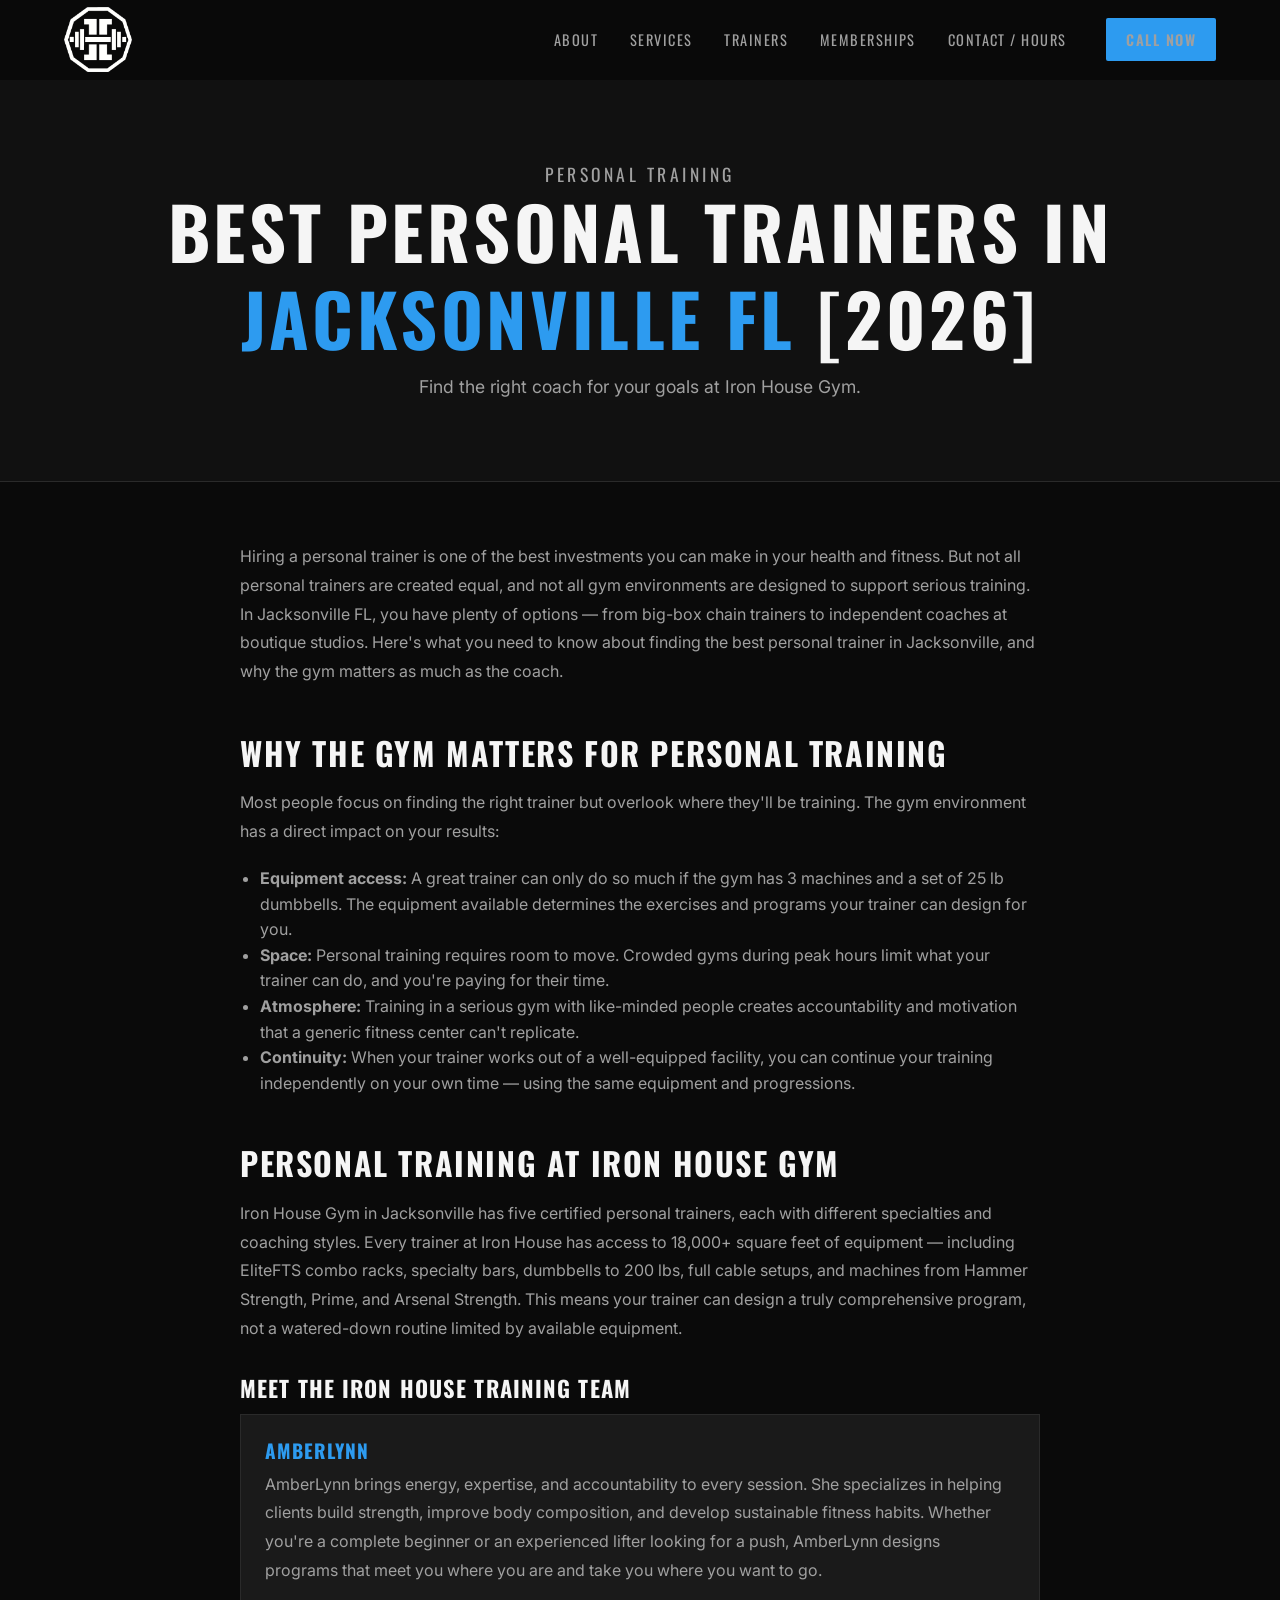
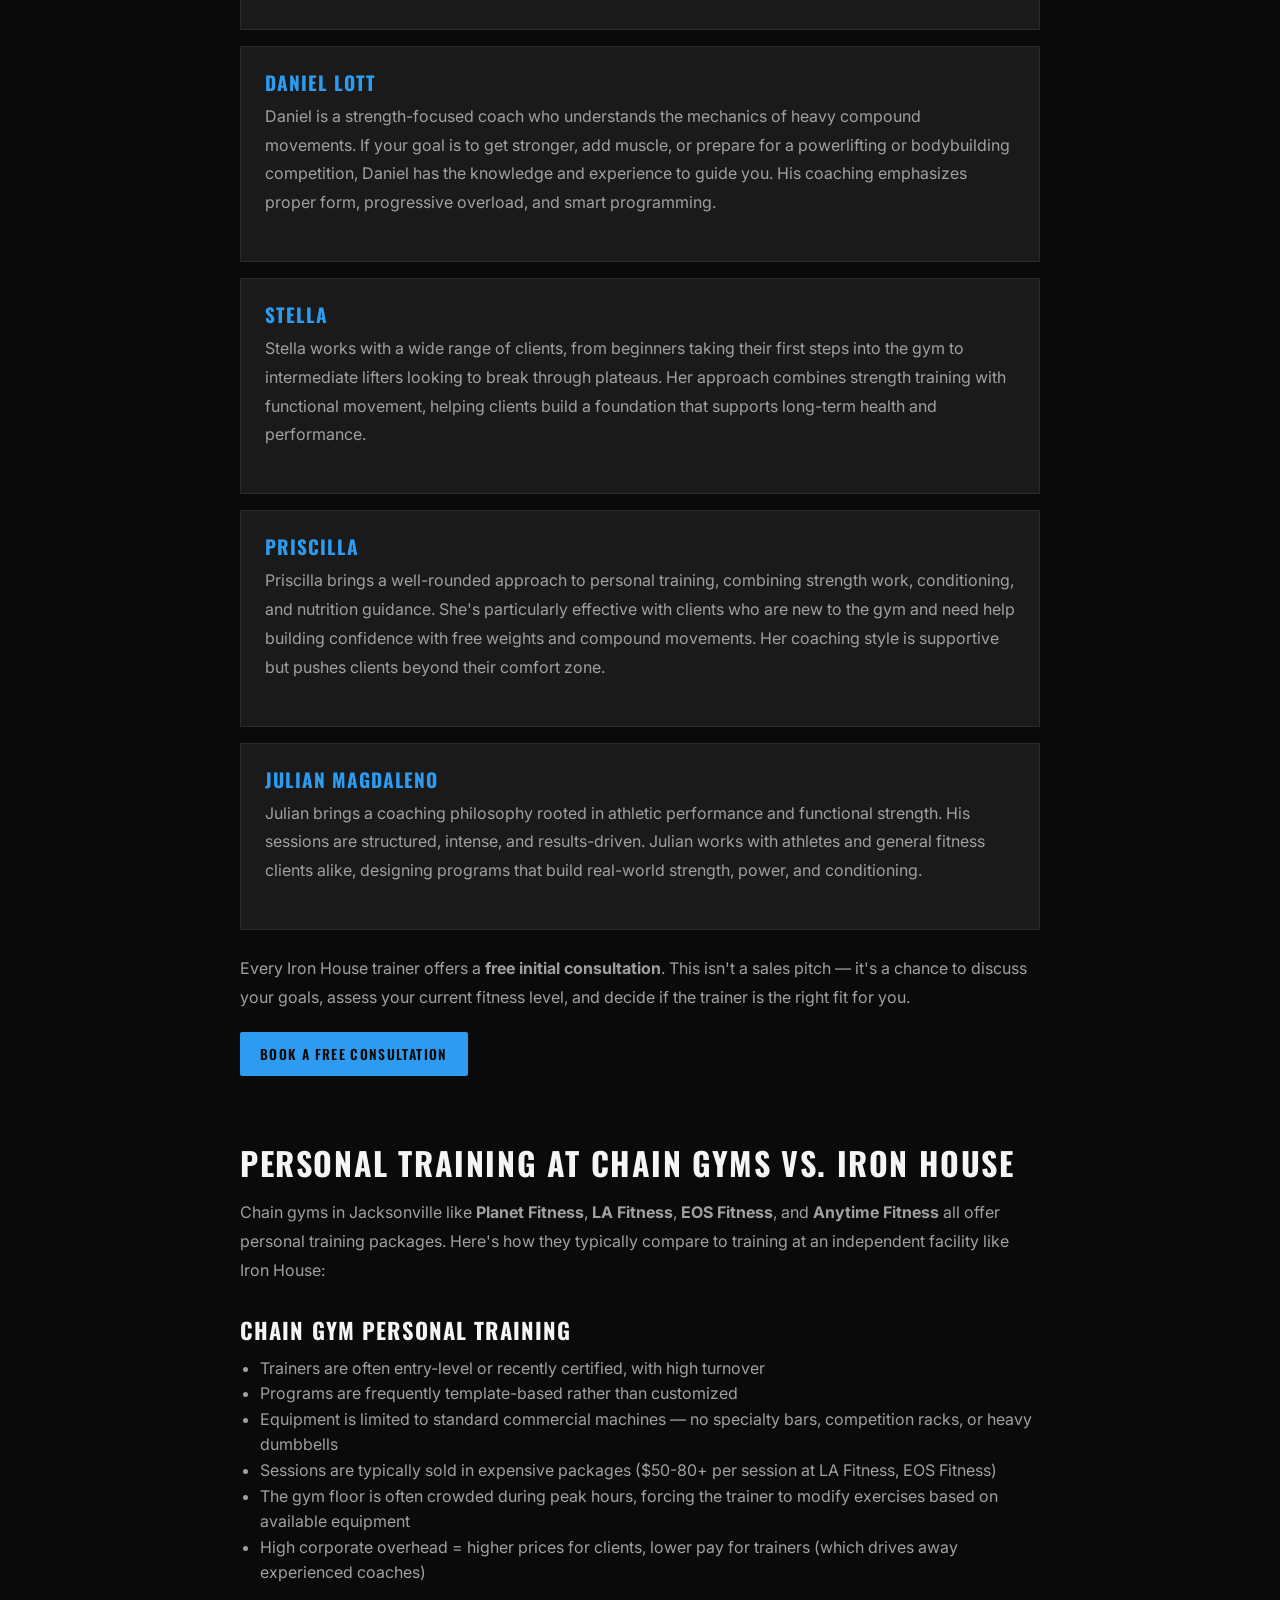
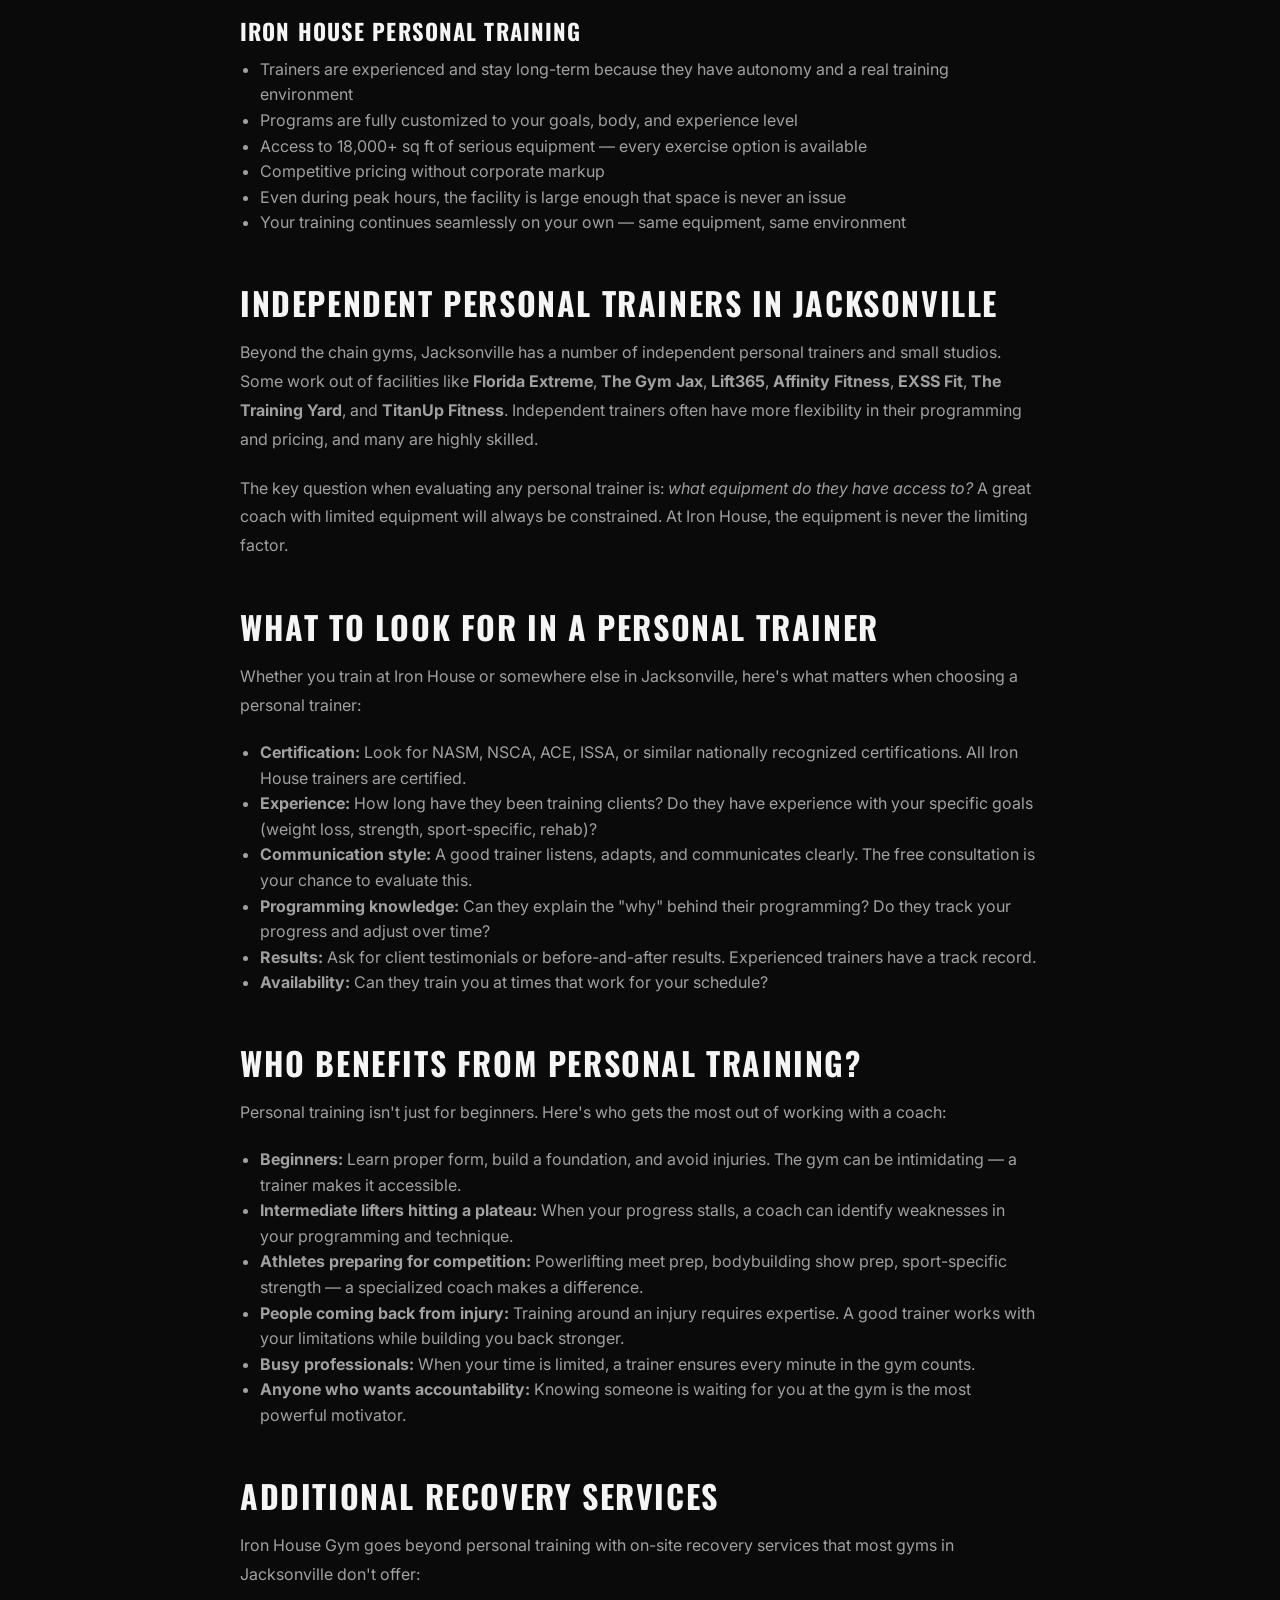
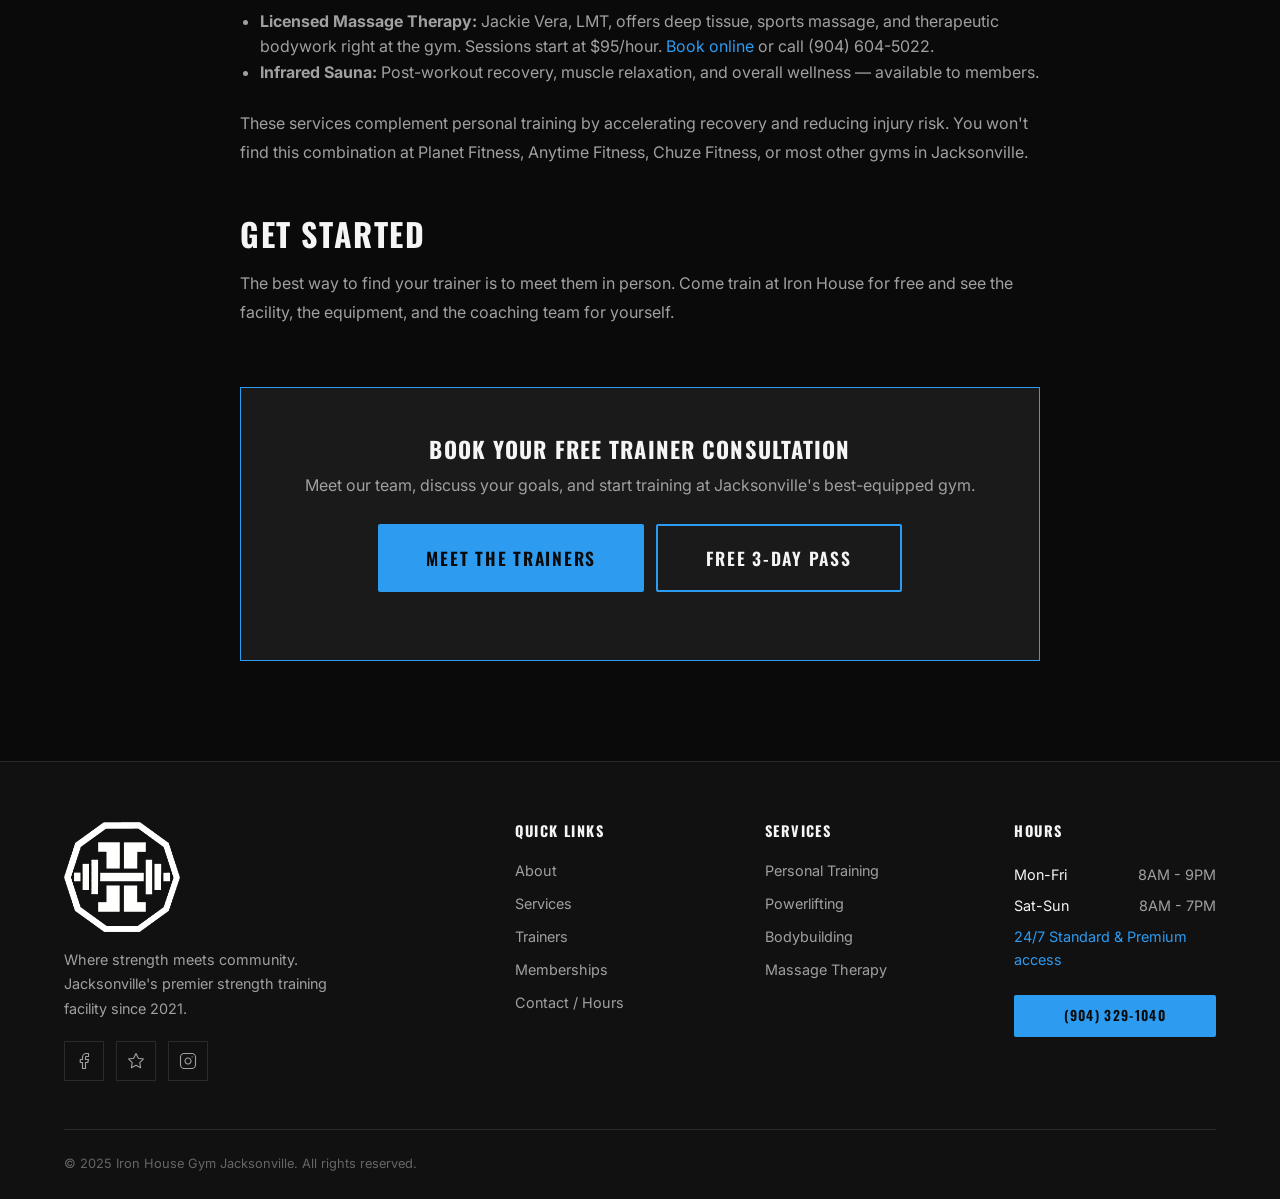
<file: blog/personal-training-jacksonville.html>
<!DOCTYPE html>
<html lang="en">
<head>
  <meta charset="UTF-8">
  <meta name="viewport" content="width=device-width, initial-scale=1.0">

  <!-- Google tag (gtag.js) -->
  <script async src="https://www.googletagmanager.com/gtag/js?id=AW-18128746695"></script>
  <script>
    window.dataLayer = window.dataLayer || [];
    function gtag(){dataLayer.push(arguments);}
    gtag('js', new Date());
    gtag('config', 'AW-18128746695');
  </script>

  <!-- Meta Pixel Code -->
  <script>
    !function(f,b,e,v,n,t,s)
    {if(f.fbq)return;n=f.fbq=function(){n.callMethod?
    n.callMethod.apply(n,arguments):n.queue.push(arguments)};
    if(!f._fbq)f._fbq=n;n.push=n;n.loaded=!0;n.version='2.0';
    n.queue=[];t=b.createElement(e);t.async=!0;
    t.src=v;s=b.getElementsByTagName(e)[0];
    s.parentNode.insertBefore(t,s)}(window, document,'script',
    'https://connect.facebook.net/en_US/fbevents.js');
    fbq('init', '1290848336585342');
    fbq('track', 'PageView');
  </script>
  <noscript><img height="1" width="1" style="display:none"
    src="https://www.facebook.com/tr?id=1290848336585342&ev=PageView&noscript=1"
  /></noscript>
  <!-- End Meta Pixel Code -->
  <title>Best Personal Trainers in Jacksonville FL [2026] | Iron House Gym</title>
  <meta name="description" content="Find the best personal trainers in Jacksonville FL at Iron House Gym. 5 certified trainers specializing in powerlifting, bodybuilding, weight loss, strength training & athletic performance. Free consultation available.">
  <meta name="keywords" content="personal trainer Jacksonville FL, best personal trainers Jacksonville, personal training near me Jacksonville, fitness trainer Jacksonville, strength coach Jacksonville, weight loss trainer Jacksonville, bodybuilding coach Jacksonville, powerlifting coach Jacksonville, Iron House Gym trainers, affordable personal training Jacksonville">
  <meta property="og:title" content="Best Personal Trainers in Jacksonville FL [2026]">
  <meta property="og:description" content="Meet Jacksonville's best personal trainers at Iron House Gym. 5 certified coaches for powerlifting, bodybuilding, weight loss & more. Free consult available.">
  <meta property="og:type" content="article">
  <meta property="og:url" content="https://www.ironhousejax.com/blog/personal-training-jacksonville.html">
  <meta property="og:image" content="https://www.ironhousejax.com/images/hero-gym-floor.jpg">
  <meta property="og:site_name" content="Iron House Gym">
  <meta name="twitter:card" content="summary_large_image">
  <meta name="twitter:title" content="Best Personal Trainers in Jacksonville FL [2026]">
  <meta name="twitter:description" content="Meet Jacksonville's best personal trainers at Iron House Gym. Free consultation available.">
  <meta name="twitter:image" content="https://www.ironhousejax.com/images/hero-gym-floor.jpg">
  <link rel="canonical" href="https://www.ironhousejax.com/blog/personal-training-jacksonville.html">
  <link rel="preconnect" href="https://fonts.googleapis.com">
  <link rel="preconnect" href="https://fonts.gstatic.com" crossorigin>
  <link href="https://fonts.googleapis.com/css2?family=Inter:wght@400;500;600&family=Oswald:wght@400;500;600;700&display=swap" rel="stylesheet">
  <link rel="stylesheet" href="../css/style.css">
  <link rel="icon" type="image/jpeg" href="../images/logo-main.jpg">
  <link rel="apple-touch-icon" href="../images/logo-main.jpg">
  <script type="application/ld+json">
  {
    "@context": "https://schema.org",
    "@type": "Article",
    "headline": "Best Personal Trainers in Jacksonville FL [2026]",
    "description": "Meet Jacksonville's best personal trainers at Iron House Gym. Certified coaches for powerlifting, bodybuilding, weight loss, and more.",
    "author": {"@type": "Organization", "name": "Iron House Gym"},
    "publisher": {"@type": "Organization", "name": "Iron House Gym", "logo": {"@type": "ImageObject", "url": "https://www.ironhousejax.com/images/logo-main.jpg"}},
    "datePublished": "2026-04-29",
    "dateModified": "2026-04-29",
    "image": "https://www.ironhousejax.com/images/hero-gym-floor.jpg",
    "url": "https://www.ironhousejax.com/blog/personal-training-jacksonville.html"
  }
  </script>
</head>
<body>

  <header class="header">
    <div class="container">
      <a href="../index.html" class="logo">
        <img src="../images/logo-circle.png" alt="Iron House Gym Jacksonville" class="logo-img-circle">
      </a>
      <nav class="nav-links">
        <a href="../index.html#about">About</a>
        <a href="../index.html#services">Services</a>
        <a href="../index.html#trainers">Trainers</a>
        <a href="../index.html#memberships">Memberships</a>
        <a href="../index.html#contact">Contact / Hours</a>
        <a href="tel:+19043291040" class="btn btn-primary btn-small nav-cta">Call Now</a>
      </nav>
      <button class="menu-toggle" aria-label="Toggle navigation">
        <span></span><span></span><span></span>
      </button>
    </div>
  </header>

  <section class="page-header">
    <div class="container">
      <p class="blog-category">Personal Training</p>
      <h1>Best Personal Trainers in <span class="accent-text">Jacksonville FL</span> [2026]</h1>
      <p>Find the right coach for your goals at Iron House Gym.</p>
    </div>
  </section>

  <section class="blog-article">
    <div class="container">
      <article class="article-content">

        <p>Hiring a personal trainer is one of the best investments you can make in your health and fitness. But not all personal trainers are created equal, and not all gym environments are designed to support serious training. In Jacksonville FL, you have plenty of options &mdash; from big-box chain trainers to independent coaches at boutique studios. Here's what you need to know about finding the best personal trainer in Jacksonville, and why the gym matters as much as the coach.</p>

        <h2>Why the Gym Matters for Personal Training</h2>
        <p>Most people focus on finding the right trainer but overlook where they'll be training. The gym environment has a direct impact on your results:</p>
        <ul style="color: var(--text-secondary); margin-bottom: 24px; padding-left: 20px; list-style: disc;">
          <li><strong>Equipment access:</strong> A great trainer can only do so much if the gym has 3 machines and a set of 25 lb dumbbells. The equipment available determines the exercises and programs your trainer can design for you.</li>
          <li><strong>Space:</strong> Personal training requires room to move. Crowded gyms during peak hours limit what your trainer can do, and you're paying for their time.</li>
          <li><strong>Atmosphere:</strong> Training in a serious gym with like-minded people creates accountability and motivation that a generic fitness center can't replicate.</li>
          <li><strong>Continuity:</strong> When your trainer works out of a well-equipped facility, you can continue your training independently on your own time &mdash; using the same equipment and progressions.</li>
        </ul>

        <h2>Personal Training at Iron House Gym</h2>
        <p>Iron House Gym in Jacksonville has five certified personal trainers, each with different specialties and coaching styles. Every trainer at Iron House has access to 18,000+ square feet of equipment &mdash; including EliteFTS combo racks, specialty bars, dumbbells to 200 lbs, full cable setups, and machines from Hammer Strength, Prime, and Arsenal Strength. This means your trainer can design a truly comprehensive program, not a watered-down routine limited by available equipment.</p>

        <h3>Meet the Iron House Training Team</h3>

        <div class="trainer-spotlight">
          <h4>AmberLynn</h4>
          <p>AmberLynn brings energy, expertise, and accountability to every session. She specializes in helping clients build strength, improve body composition, and develop sustainable fitness habits. Whether you're a complete beginner or an experienced lifter looking for a push, AmberLynn designs programs that meet you where you are and take you where you want to go.</p>
        </div>

        <div class="trainer-spotlight">
          <h4>Daniel Lott</h4>
          <p>Daniel is a strength-focused coach who understands the mechanics of heavy compound movements. If your goal is to get stronger, add muscle, or prepare for a powerlifting or bodybuilding competition, Daniel has the knowledge and experience to guide you. His coaching emphasizes proper form, progressive overload, and smart programming.</p>
        </div>

        <div class="trainer-spotlight">
          <h4>Stella</h4>
          <p>Stella works with a wide range of clients, from beginners taking their first steps into the gym to intermediate lifters looking to break through plateaus. Her approach combines strength training with functional movement, helping clients build a foundation that supports long-term health and performance.</p>
        </div>

        <div class="trainer-spotlight">
          <h4>Priscilla</h4>
          <p>Priscilla brings a well-rounded approach to personal training, combining strength work, conditioning, and nutrition guidance. She's particularly effective with clients who are new to the gym and need help building confidence with free weights and compound movements. Her coaching style is supportive but pushes clients beyond their comfort zone.</p>
        </div>

        <div class="trainer-spotlight">
          <h4>Julian Magdaleno</h4>
          <p>Julian brings a coaching philosophy rooted in athletic performance and functional strength. His sessions are structured, intense, and results-driven. Julian works with athletes and general fitness clients alike, designing programs that build real-world strength, power, and conditioning.</p>
        </div>

        <p style="margin-top: 24px;">Every Iron House trainer offers a <strong>free initial consultation</strong>. This isn't a sales pitch &mdash; it's a chance to discuss your goals, assess your current fitness level, and decide if the trainer is the right fit for you.</p>
        <p><a href="../index.html#trainers" class="btn btn-primary btn-small">Book a Free Consultation</a></p>

        <h2>Personal Training at Chain Gyms vs. Iron House</h2>
        <p>Chain gyms in Jacksonville like <strong>Planet Fitness</strong>, <strong>LA Fitness</strong>, <strong>EOS Fitness</strong>, and <strong>Anytime Fitness</strong> all offer personal training packages. Here's how they typically compare to training at an independent facility like Iron House:</p>

        <h3>Chain Gym Personal Training</h3>
        <ul style="color: var(--text-secondary); margin-bottom: 24px; padding-left: 20px; list-style: disc;">
          <li>Trainers are often entry-level or recently certified, with high turnover</li>
          <li>Programs are frequently template-based rather than customized</li>
          <li>Equipment is limited to standard commercial machines &mdash; no specialty bars, competition racks, or heavy dumbbells</li>
          <li>Sessions are typically sold in expensive packages ($50-80+ per session at LA Fitness, EOS Fitness)</li>
          <li>The gym floor is often crowded during peak hours, forcing the trainer to modify exercises based on available equipment</li>
          <li>High corporate overhead = higher prices for clients, lower pay for trainers (which drives away experienced coaches)</li>
        </ul>

        <h3>Iron House Personal Training</h3>
        <ul style="color: var(--text-secondary); margin-bottom: 24px; padding-left: 20px; list-style: disc;">
          <li>Trainers are experienced and stay long-term because they have autonomy and a real training environment</li>
          <li>Programs are fully customized to your goals, body, and experience level</li>
          <li>Access to 18,000+ sq ft of serious equipment &mdash; every exercise option is available</li>
          <li>Competitive pricing without corporate markup</li>
          <li>Even during peak hours, the facility is large enough that space is never an issue</li>
          <li>Your training continues seamlessly on your own &mdash; same equipment, same environment</li>
        </ul>

        <h2>Independent Personal Trainers in Jacksonville</h2>
        <p>Beyond the chain gyms, Jacksonville has a number of independent personal trainers and small studios. Some work out of facilities like <strong>Florida Extreme</strong>, <strong>The Gym Jax</strong>, <strong>Lift365</strong>, <strong>Affinity Fitness</strong>, <strong>EXSS Fit</strong>, <strong>The Training Yard</strong>, and <strong>TitanUp Fitness</strong>. Independent trainers often have more flexibility in their programming and pricing, and many are highly skilled.</p>
        <p>The key question when evaluating any personal trainer is: <em>what equipment do they have access to?</em> A great coach with limited equipment will always be constrained. At Iron House, the equipment is never the limiting factor.</p>

        <h2>What to Look for in a Personal Trainer</h2>
        <p>Whether you train at Iron House or somewhere else in Jacksonville, here's what matters when choosing a personal trainer:</p>

        <ul style="color: var(--text-secondary); margin-bottom: 24px; padding-left: 20px; list-style: disc;">
          <li><strong>Certification:</strong> Look for NASM, NSCA, ACE, ISSA, or similar nationally recognized certifications. All Iron House trainers are certified.</li>
          <li><strong>Experience:</strong> How long have they been training clients? Do they have experience with your specific goals (weight loss, strength, sport-specific, rehab)?</li>
          <li><strong>Communication style:</strong> A good trainer listens, adapts, and communicates clearly. The free consultation is your chance to evaluate this.</li>
          <li><strong>Programming knowledge:</strong> Can they explain the "why" behind their programming? Do they track your progress and adjust over time?</li>
          <li><strong>Results:</strong> Ask for client testimonials or before-and-after results. Experienced trainers have a track record.</li>
          <li><strong>Availability:</strong> Can they train you at times that work for your schedule?</li>
        </ul>

        <h2>Who Benefits from Personal Training?</h2>
        <p>Personal training isn't just for beginners. Here's who gets the most out of working with a coach:</p>

        <ul style="color: var(--text-secondary); margin-bottom: 24px; padding-left: 20px; list-style: disc;">
          <li><strong>Beginners:</strong> Learn proper form, build a foundation, and avoid injuries. The gym can be intimidating &mdash; a trainer makes it accessible.</li>
          <li><strong>Intermediate lifters hitting a plateau:</strong> When your progress stalls, a coach can identify weaknesses in your programming and technique.</li>
          <li><strong>Athletes preparing for competition:</strong> Powerlifting meet prep, bodybuilding show prep, sport-specific strength &mdash; a specialized coach makes a difference.</li>
          <li><strong>People coming back from injury:</strong> Training around an injury requires expertise. A good trainer works with your limitations while building you back stronger.</li>
          <li><strong>Busy professionals:</strong> When your time is limited, a trainer ensures every minute in the gym counts.</li>
          <li><strong>Anyone who wants accountability:</strong> Knowing someone is waiting for you at the gym is the most powerful motivator.</li>
        </ul>

        <h2>Additional Recovery Services</h2>
        <p>Iron House Gym goes beyond personal training with on-site recovery services that most gyms in Jacksonville don't offer:</p>
        <ul style="color: var(--text-secondary); margin-bottom: 24px; padding-left: 20px; list-style: disc;">
          <li><strong>Licensed Massage Therapy:</strong> Jackie Vera, LMT, offers deep tissue, sports massage, and therapeutic bodywork right at the gym. Sessions start at $95/hour. <a href="https://pocketsuite.io/book/holistic-elevation" target="_blank">Book online</a> or call (904) 604-5022.</li>
          <li><strong>Infrared Sauna:</strong> Post-workout recovery, muscle relaxation, and overall wellness &mdash; available to members.</li>
        </ul>
        <p>These services complement personal training by accelerating recovery and reducing injury risk. You won't find this combination at Planet Fitness, Anytime Fitness, Chuze Fitness, or most other gyms in Jacksonville.</p>

        <h2>Get Started</h2>
        <p>The best way to find your trainer is to meet them in person. Come train at Iron House for free and see the facility, the equipment, and the coaching team for yourself.</p>

        <div class="article-cta">
          <h3>Book Your Free Trainer Consultation</h3>
          <p>Meet our team, discuss your goals, and start training at Jacksonville's best-equipped gym.</p>
          <div style="display: flex; gap: 12px; flex-wrap: wrap; justify-content: center;">
            <a href="../index.html#trainers" class="btn btn-primary btn-large">Meet the Trainers</a>
            <a href="../index.html" class="btn btn-outline btn-large" data-open-pass>Free 3-Day Pass</a>
          </div>
        </div>

      </article>
    </div>
  </section>

  <footer class="footer">
    <div class="container">
      <div class="footer-grid">
        <div class="footer-brand">
          <div class="logo">
            <img src="../images/logo-circle.png" alt="Iron House Gym Jacksonville" class="footer-logo-img">
          </div>
          <p>Where strength meets community. Jacksonville's premier strength training facility since 2021.</p>
          <div class="footer-social">
            <a href="https://www.facebook.com/profile.php?id=61565690800574" target="_blank" rel="noopener" aria-label="Facebook"><svg viewBox="0 0 24 24" fill="none" stroke-width="1.5" stroke-linecap="round" stroke-linejoin="round"><path d="M18 2h-3a5 5 0 00-5 5v3H7v4h3v8h4v-8h3l1-4h-4V7a1 1 0 011-1h3z"/></svg></a>
            <a href="https://www.yelp.com/biz/iron-house-gym-jacksonville-6" target="_blank" rel="noopener" aria-label="Yelp"><svg viewBox="0 0 24 24" fill="none" stroke-width="1.5" stroke-linecap="round" stroke-linejoin="round"><polygon points="12 2 15.09 8.26 22 9.27 17 14.14 18.18 21.02 12 17.77 5.82 21.02 7 14.14 2 9.27 8.91 8.26 12 2"/></svg></a>
            <a href="https://www.instagram.com/ironhouse_gym_jacksonville/" target="_blank" rel="noopener" aria-label="Instagram"><svg viewBox="0 0 24 24" fill="none" stroke-width="1.5" stroke-linecap="round" stroke-linejoin="round"><rect x="2" y="2" width="20" height="20" rx="5" ry="5"/><path d="M16 11.37A4 4 0 1112.63 8 4 4 0 0116 11.37z"/><line x1="17.5" y1="6.5" x2="17.51" y2="6.5"/></svg></a>
          </div>
        </div>
        <div>
          <h4>Quick Links</h4>
          <div class="footer-links">
            <a href="../index.html#about">About</a>
            <a href="../index.html#services">Services</a>
            <a href="../index.html#trainers">Trainers</a>
            <a href="../index.html#memberships">Memberships</a>
            <a href="../index.html#contact">Contact / Hours</a>
          </div>
        </div>
        <div>
          <h4>Services</h4>
          <div class="footer-links">
            <a href="../index.html#services">Personal Training</a>
            <a href="../index.html#services">Powerlifting</a>
            <a href="../index.html#services">Bodybuilding</a>
            <a href="../index.html#massage">Massage Therapy</a>
          </div>
        </div>
        <div>
          <h4>Hours</h4>
          <ul class="footer-hours">
            <li><span>Mon-Fri</span><span>8AM - 9PM</span></li>
            <li><span>Sat-Sun</span><span>8AM - 7PM</span></li>
            <li><span style="color:var(--accent)">24/7 Standard &amp; Premium access</span></li>
          </ul>
          <div style="margin-top:20px;">
            <a href="tel:+19043291040" class="btn btn-primary btn-small" style="width:100%">(904) 329-1040</a>
          </div>
        </div>
      </div>
      <div class="footer-bottom">
        <span>&copy; 2025 Iron House Gym Jacksonville. All rights reserved.</span>
      </div>
    </div>
  </footer>

  <button class="back-to-top" aria-label="Back to top">
    <svg viewBox="0 0 24 24" fill="none" stroke-width="2" stroke-linecap="round" stroke-linejoin="round"><polyline points="18 15 12 9 6 15"/></svg>
  </button>

  <script src="../js/main.js"></script>
</body>
</html>
</file>
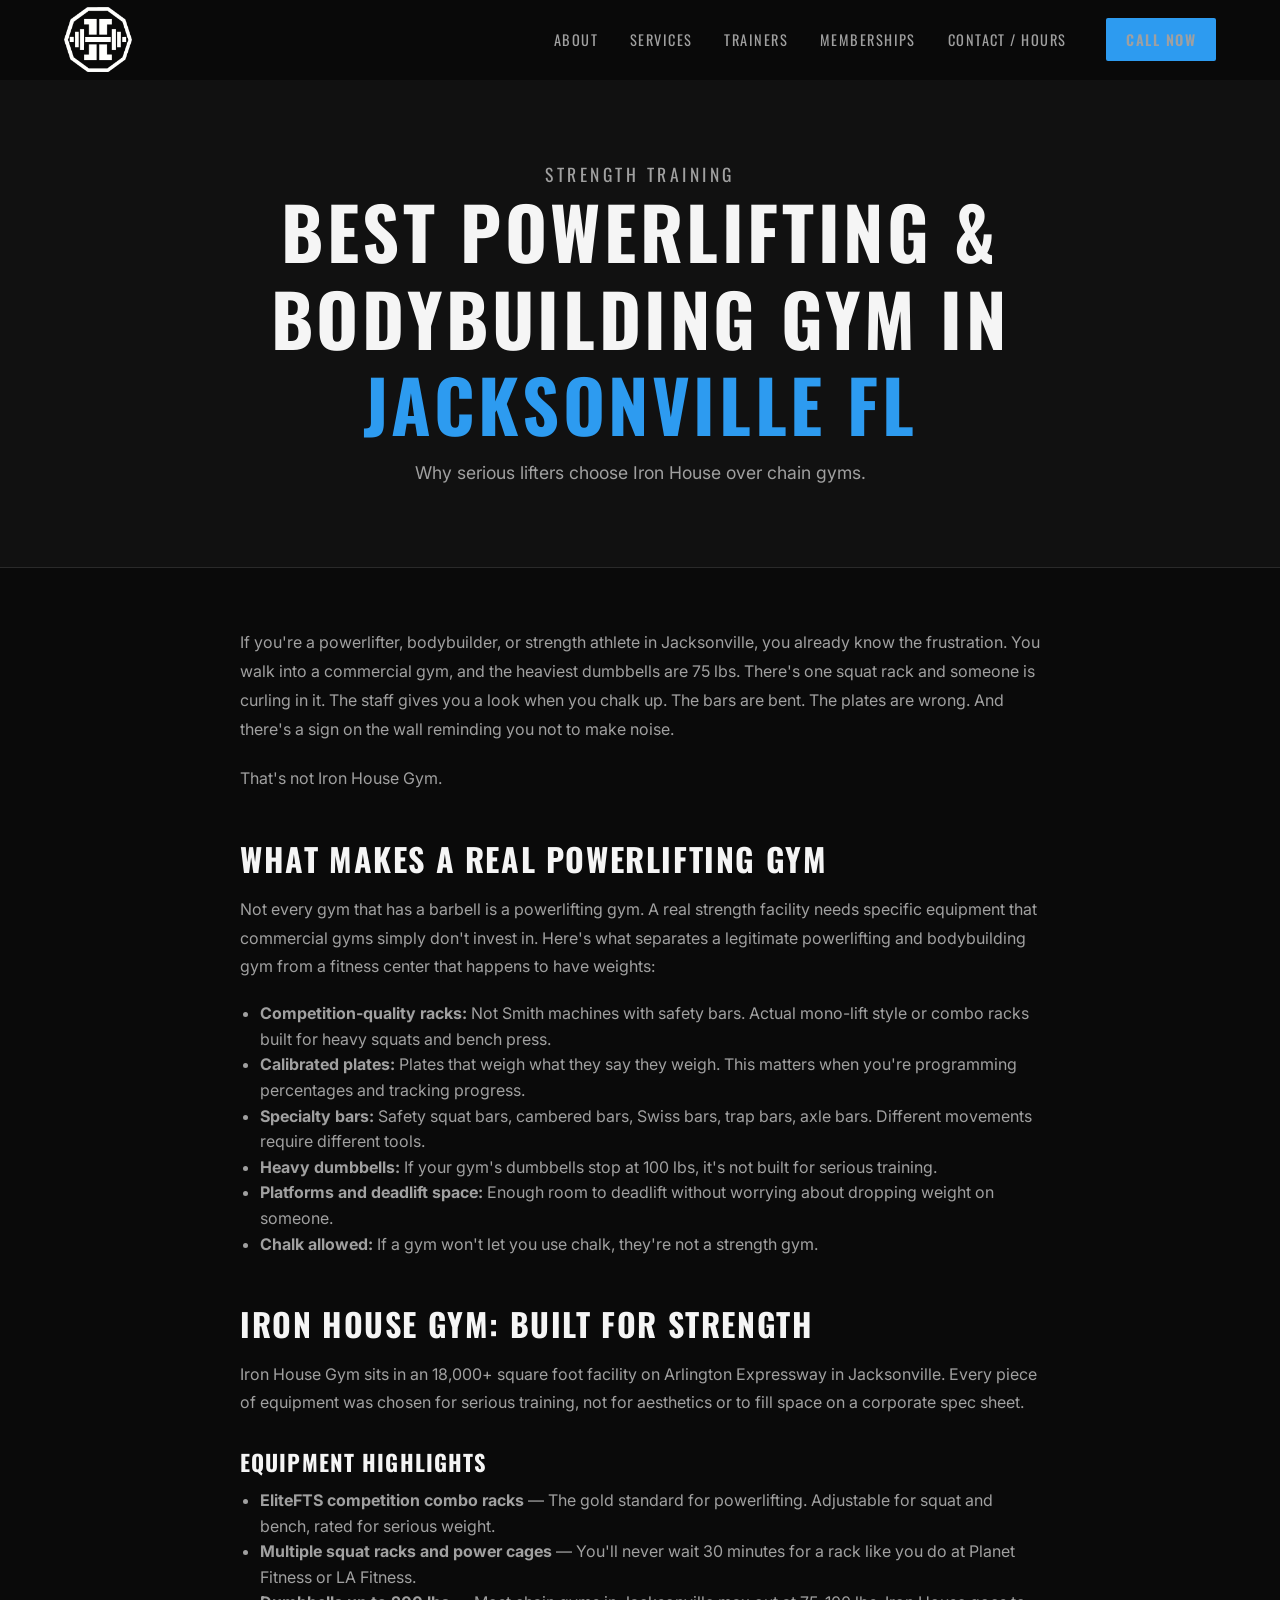
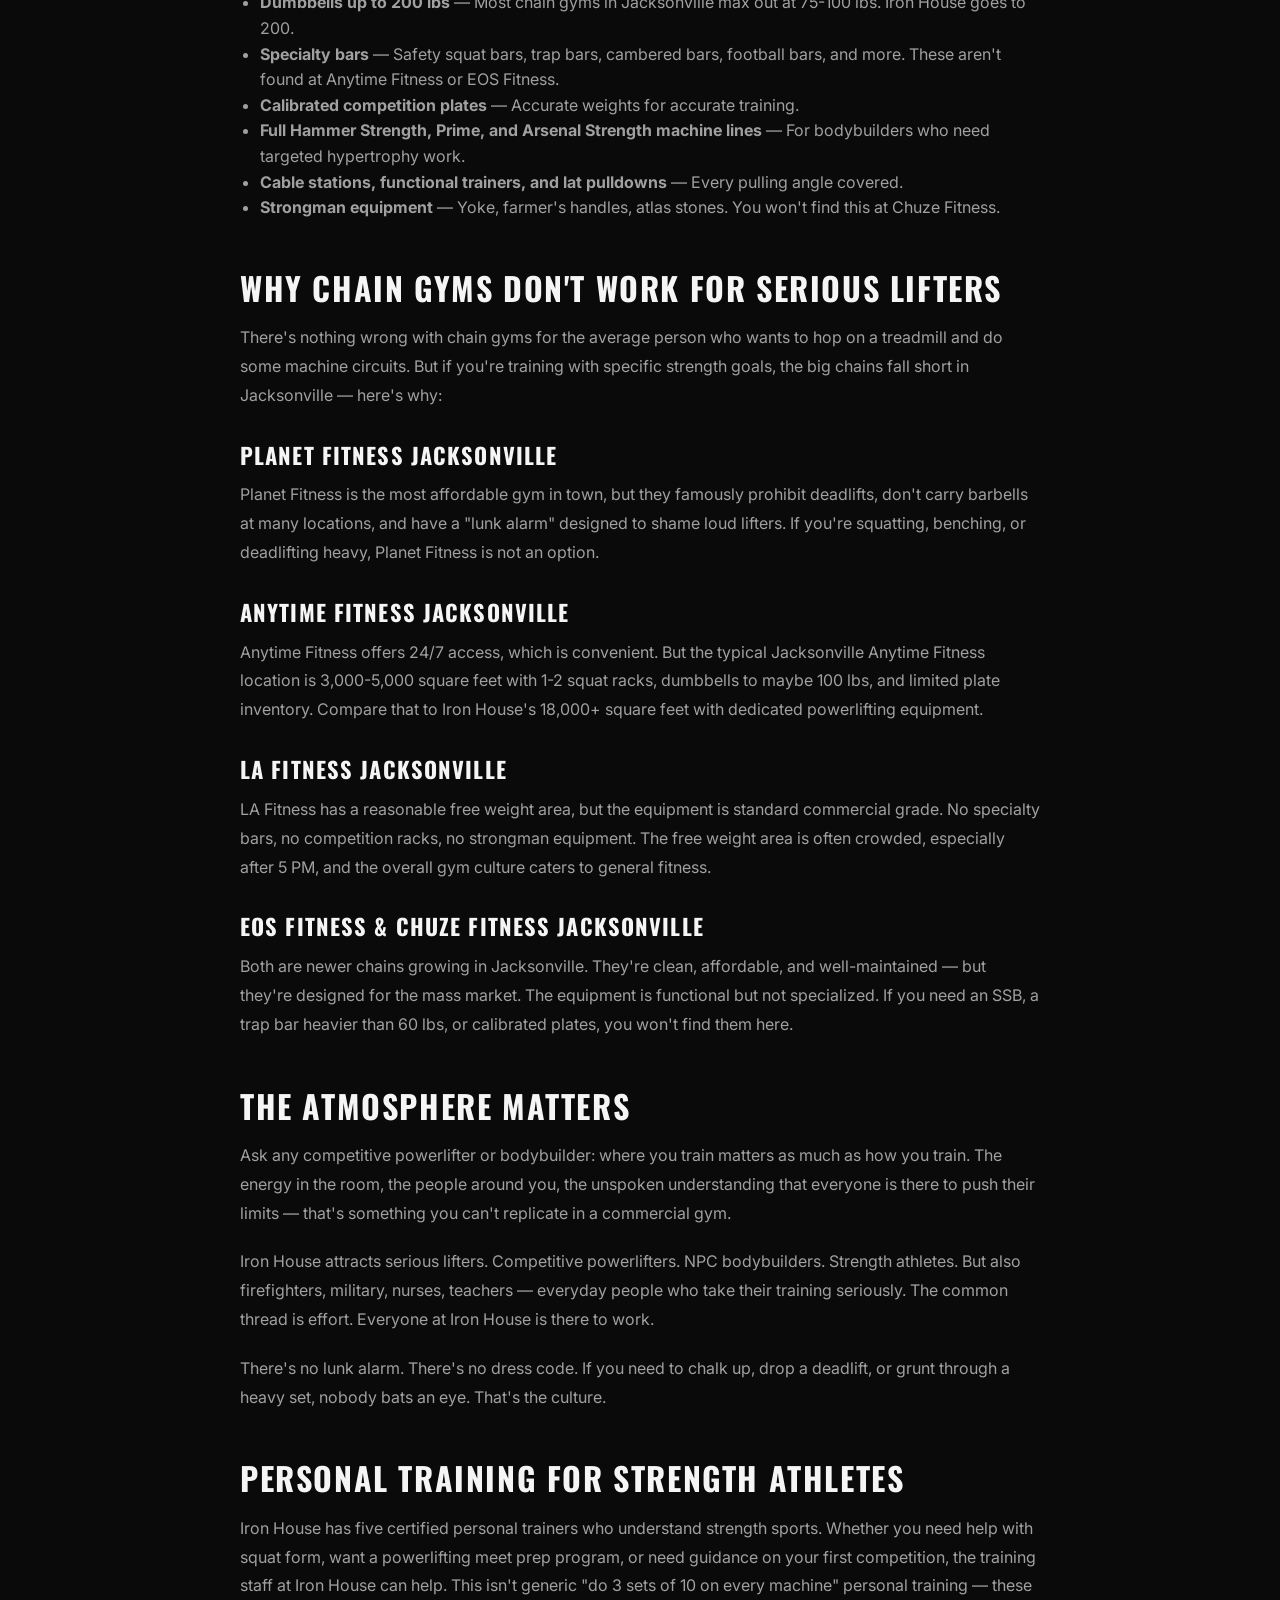
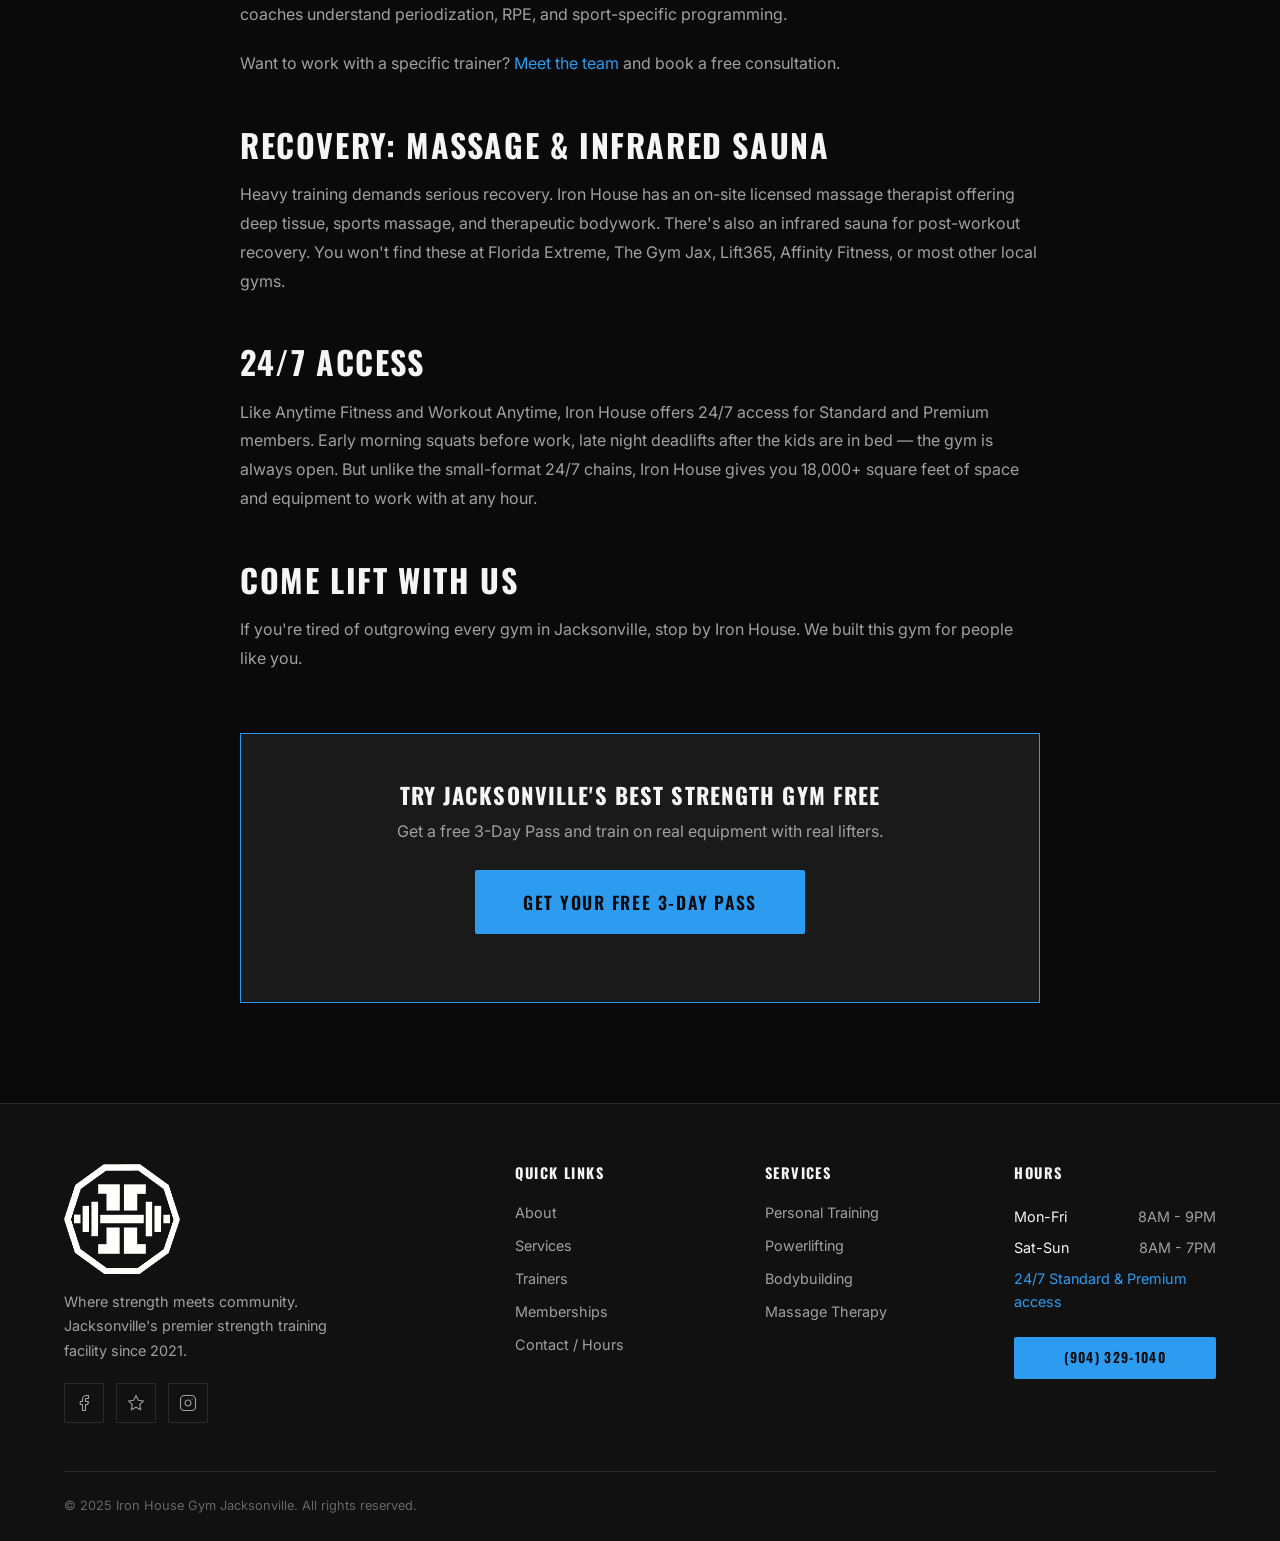
<file: blog/powerlifting-gym-jacksonville.html>
<!DOCTYPE html>
<html lang="en">
<head>
  <meta charset="UTF-8">
  <meta name="viewport" content="width=device-width, initial-scale=1.0">

  <!-- Google tag (gtag.js) -->
  <script async src="https://www.googletagmanager.com/gtag/js?id=AW-18128746695"></script>
  <script>
    window.dataLayer = window.dataLayer || [];
    function gtag(){dataLayer.push(arguments);}
    gtag('js', new Date());
    gtag('config', 'AW-18128746695');
  </script>

  <!-- Meta Pixel Code -->
  <script>
    !function(f,b,e,v,n,t,s)
    {if(f.fbq)return;n=f.fbq=function(){n.callMethod?
    n.callMethod.apply(n,arguments):n.queue.push(arguments)};
    if(!f._fbq)f._fbq=n;n.push=n;n.loaded=!0;n.version='2.0';
    n.queue=[];t=b.createElement(e);t.async=!0;
    t.src=v;s=b.getElementsByTagName(e)[0];
    s.parentNode.insertBefore(t,s)}(window, document,'script',
    'https://connect.facebook.net/en_US/fbevents.js');
    fbq('init', '1290848336585342');
    fbq('track', 'PageView');
  </script>
  <noscript><img height="1" width="1" style="display:none"
    src="https://www.facebook.com/tr?id=1290848336585342&ev=PageView&noscript=1"
  /></noscript>
  <!-- End Meta Pixel Code -->
  <title>Best Powerlifting & Bodybuilding Gym in Jacksonville FL | Iron House Gym</title>
  <meta name="description" content="Looking for a real powerlifting gym in Jacksonville FL? Iron House Gym has EliteFTS combo racks, calibrated plates, specialty bars, dumbbells to 200 lbs. 18,000+ sq ft of serious equipment. No lunk alarms.">
  <meta name="keywords" content="powerlifting gym Jacksonville, bodybuilding gym Jacksonville, hardcore gym Jacksonville, strength training Jacksonville, weightlifting gym Jacksonville FL, best gym for powerlifting Jacksonville, strongman gym Jacksonville, squat rack Jacksonville gym, deadlift Jacksonville gym, Iron House Gym">
  <meta property="og:title" content="Best Powerlifting & Bodybuilding Gym in Jacksonville FL">
  <meta property="og:description" content="18,000+ sq ft of serious iron. EliteFTS racks, calibrated plates, specialty bars, dumbbells to 200 lbs. This is Jacksonville's real strength gym.">
  <meta property="og:type" content="article">
  <meta property="og:url" content="https://www.ironhousejax.com/blog/powerlifting-gym-jacksonville.html">
  <meta property="og:image" content="https://www.ironhousejax.com/images/hero-gym-floor.jpg">
  <meta property="og:site_name" content="Iron House Gym">
  <meta name="twitter:card" content="summary_large_image">
  <meta name="twitter:title" content="Best Powerlifting & Bodybuilding Gym in Jacksonville FL">
  <meta name="twitter:description" content="18,000+ sq ft of serious iron. EliteFTS racks, calibrated plates, specialty bars, dumbbells to 200 lbs.">
  <meta name="twitter:image" content="https://www.ironhousejax.com/images/hero-gym-floor.jpg">
  <link rel="canonical" href="https://www.ironhousejax.com/blog/powerlifting-gym-jacksonville.html">
  <link rel="preconnect" href="https://fonts.googleapis.com">
  <link rel="preconnect" href="https://fonts.gstatic.com" crossorigin>
  <link href="https://fonts.googleapis.com/css2?family=Inter:wght@400;500;600&family=Oswald:wght@400;500;600;700&display=swap" rel="stylesheet">
  <link rel="stylesheet" href="../css/style.css">
  <link rel="icon" type="image/jpeg" href="../images/logo-main.jpg">
  <link rel="apple-touch-icon" href="../images/logo-main.jpg">
  <script type="application/ld+json">
  {
    "@context": "https://schema.org",
    "@type": "Article",
    "headline": "Best Powerlifting & Bodybuilding Gym in Jacksonville FL",
    "description": "Why serious lifters choose Iron House Gym over chain gyms in Jacksonville.",
    "author": {"@type": "Organization", "name": "Iron House Gym"},
    "publisher": {"@type": "Organization", "name": "Iron House Gym", "logo": {"@type": "ImageObject", "url": "https://www.ironhousejax.com/images/logo-main.jpg"}},
    "datePublished": "2026-04-29",
    "dateModified": "2026-04-29",
    "image": "https://www.ironhousejax.com/images/hero-gym-floor.jpg",
    "url": "https://www.ironhousejax.com/blog/powerlifting-gym-jacksonville.html"
  }
  </script>
</head>
<body>

  <header class="header">
    <div class="container">
      <a href="../index.html" class="logo">
        <img src="../images/logo-circle.png" alt="Iron House Gym Jacksonville" class="logo-img-circle">
      </a>
      <nav class="nav-links">
        <a href="../index.html#about">About</a>
        <a href="../index.html#services">Services</a>
        <a href="../index.html#trainers">Trainers</a>
        <a href="../index.html#memberships">Memberships</a>
        <a href="../index.html#contact">Contact / Hours</a>
        <a href="tel:+19043291040" class="btn btn-primary btn-small nav-cta">Call Now</a>
      </nav>
      <button class="menu-toggle" aria-label="Toggle navigation">
        <span></span><span></span><span></span>
      </button>
    </div>
  </header>

  <section class="page-header">
    <div class="container">
      <p class="blog-category">Strength Training</p>
      <h1>Best Powerlifting &amp; Bodybuilding Gym in <span class="accent-text">Jacksonville FL</span></h1>
      <p>Why serious lifters choose Iron House over chain gyms.</p>
    </div>
  </section>

  <section class="blog-article">
    <div class="container">
      <article class="article-content">

        <p>If you're a powerlifter, bodybuilder, or strength athlete in Jacksonville, you already know the frustration. You walk into a commercial gym, and the heaviest dumbbells are 75 lbs. There's one squat rack and someone is curling in it. The staff gives you a look when you chalk up. The bars are bent. The plates are wrong. And there's a sign on the wall reminding you not to make noise.</p>

        <p>That's not Iron House Gym.</p>

        <h2>What Makes a Real Powerlifting Gym</h2>
        <p>Not every gym that has a barbell is a powerlifting gym. A real strength facility needs specific equipment that commercial gyms simply don't invest in. Here's what separates a legitimate powerlifting and bodybuilding gym from a fitness center that happens to have weights:</p>

        <ul style="color: var(--text-secondary); margin-bottom: 24px; padding-left: 20px; list-style: disc;">
          <li><strong>Competition-quality racks:</strong> Not Smith machines with safety bars. Actual mono-lift style or combo racks built for heavy squats and bench press.</li>
          <li><strong>Calibrated plates:</strong> Plates that weigh what they say they weigh. This matters when you're programming percentages and tracking progress.</li>
          <li><strong>Specialty bars:</strong> Safety squat bars, cambered bars, Swiss bars, trap bars, axle bars. Different movements require different tools.</li>
          <li><strong>Heavy dumbbells:</strong> If your gym's dumbbells stop at 100 lbs, it's not built for serious training.</li>
          <li><strong>Platforms and deadlift space:</strong> Enough room to deadlift without worrying about dropping weight on someone.</li>
          <li><strong>Chalk allowed:</strong> If a gym won't let you use chalk, they're not a strength gym.</li>
        </ul>

        <h2>Iron House Gym: Built for Strength</h2>
        <p>Iron House Gym sits in an 18,000+ square foot facility on Arlington Expressway in Jacksonville. Every piece of equipment was chosen for serious training, not for aesthetics or to fill space on a corporate spec sheet.</p>

        <h3>Equipment Highlights</h3>
        <ul style="color: var(--text-secondary); margin-bottom: 24px; padding-left: 20px; list-style: disc;">
          <li><strong>EliteFTS competition combo racks</strong> &mdash; The gold standard for powerlifting. Adjustable for squat and bench, rated for serious weight.</li>
          <li><strong>Multiple squat racks and power cages</strong> &mdash; You'll never wait 30 minutes for a rack like you do at Planet Fitness or LA Fitness.</li>
          <li><strong>Dumbbells up to 200 lbs</strong> &mdash; Most chain gyms in Jacksonville max out at 75-100 lbs. Iron House goes to 200.</li>
          <li><strong>Specialty bars</strong> &mdash; Safety squat bars, trap bars, cambered bars, football bars, and more. These aren't found at Anytime Fitness or EOS Fitness.</li>
          <li><strong>Calibrated competition plates</strong> &mdash; Accurate weights for accurate training.</li>
          <li><strong>Full Hammer Strength, Prime, and Arsenal Strength machine lines</strong> &mdash; For bodybuilders who need targeted hypertrophy work.</li>
          <li><strong>Cable stations, functional trainers, and lat pulldowns</strong> &mdash; Every pulling angle covered.</li>
          <li><strong>Strongman equipment</strong> &mdash; Yoke, farmer's handles, atlas stones. You won't find this at Chuze Fitness.</li>
        </ul>

        <h2>Why Chain Gyms Don't Work for Serious Lifters</h2>
        <p>There's nothing wrong with chain gyms for the average person who wants to hop on a treadmill and do some machine circuits. But if you're training with specific strength goals, the big chains fall short in Jacksonville &mdash; here's why:</p>

        <h3>Planet Fitness Jacksonville</h3>
        <p>Planet Fitness is the most affordable gym in town, but they famously prohibit deadlifts, don't carry barbells at many locations, and have a "lunk alarm" designed to shame loud lifters. If you're squatting, benching, or deadlifting heavy, Planet Fitness is not an option.</p>

        <h3>Anytime Fitness Jacksonville</h3>
        <p>Anytime Fitness offers 24/7 access, which is convenient. But the typical Jacksonville Anytime Fitness location is 3,000-5,000 square feet with 1-2 squat racks, dumbbells to maybe 100 lbs, and limited plate inventory. Compare that to Iron House's 18,000+ square feet with dedicated powerlifting equipment.</p>

        <h3>LA Fitness Jacksonville</h3>
        <p>LA Fitness has a reasonable free weight area, but the equipment is standard commercial grade. No specialty bars, no competition racks, no strongman equipment. The free weight area is often crowded, especially after 5 PM, and the overall gym culture caters to general fitness.</p>

        <h3>EOS Fitness &amp; Chuze Fitness Jacksonville</h3>
        <p>Both are newer chains growing in Jacksonville. They're clean, affordable, and well-maintained &mdash; but they're designed for the mass market. The equipment is functional but not specialized. If you need an SSB, a trap bar heavier than 60 lbs, or calibrated plates, you won't find them here.</p>

        <h2>The Atmosphere Matters</h2>
        <p>Ask any competitive powerlifter or bodybuilder: where you train matters as much as how you train. The energy in the room, the people around you, the unspoken understanding that everyone is there to push their limits &mdash; that's something you can't replicate in a commercial gym.</p>
        <p>Iron House attracts serious lifters. Competitive powerlifters. NPC bodybuilders. Strength athletes. But also firefighters, military, nurses, teachers &mdash; everyday people who take their training seriously. The common thread is effort. Everyone at Iron House is there to work.</p>
        <p>There's no lunk alarm. There's no dress code. If you need to chalk up, drop a deadlift, or grunt through a heavy set, nobody bats an eye. That's the culture.</p>

        <h2>Personal Training for Strength Athletes</h2>
        <p>Iron House has five certified personal trainers who understand strength sports. Whether you need help with squat form, want a powerlifting meet prep program, or need guidance on your first competition, the training staff at Iron House can help. This isn't generic "do 3 sets of 10 on every machine" personal training &mdash; these coaches understand periodization, RPE, and sport-specific programming.</p>
        <p>Want to work with a specific trainer? <a href="../index.html#trainers">Meet the team</a> and book a free consultation.</p>

        <h2>Recovery: Massage &amp; Infrared Sauna</h2>
        <p>Heavy training demands serious recovery. Iron House has an on-site licensed massage therapist offering deep tissue, sports massage, and therapeutic bodywork. There's also an infrared sauna for post-workout recovery. You won't find these at Florida Extreme, The Gym Jax, Lift365, Affinity Fitness, or most other local gyms.</p>

        <h2>24/7 Access</h2>
        <p>Like Anytime Fitness and Workout Anytime, Iron House offers 24/7 access for Standard and Premium members. Early morning squats before work, late night deadlifts after the kids are in bed &mdash; the gym is always open. But unlike the small-format 24/7 chains, Iron House gives you 18,000+ square feet of space and equipment to work with at any hour.</p>

        <h2>Come Lift With Us</h2>
        <p>If you're tired of outgrowing every gym in Jacksonville, stop by Iron House. We built this gym for people like you.</p>

        <div class="article-cta">
          <h3>Try Jacksonville's Best Strength Gym Free</h3>
          <p>Get a free 3-Day Pass and train on real equipment with real lifters.</p>
          <a href="../index.html" class="btn btn-primary btn-large" data-open-pass>Get Your Free 3-Day Pass</a>
        </div>

      </article>
    </div>
  </section>

  <footer class="footer">
    <div class="container">
      <div class="footer-grid">
        <div class="footer-brand">
          <div class="logo">
            <img src="../images/logo-circle.png" alt="Iron House Gym Jacksonville" class="footer-logo-img">
          </div>
          <p>Where strength meets community. Jacksonville's premier strength training facility since 2021.</p>
          <div class="footer-social">
            <a href="https://www.facebook.com/profile.php?id=61565690800574" target="_blank" rel="noopener" aria-label="Facebook"><svg viewBox="0 0 24 24" fill="none" stroke-width="1.5" stroke-linecap="round" stroke-linejoin="round"><path d="M18 2h-3a5 5 0 00-5 5v3H7v4h3v8h4v-8h3l1-4h-4V7a1 1 0 011-1h3z"/></svg></a>
            <a href="https://www.yelp.com/biz/iron-house-gym-jacksonville-6" target="_blank" rel="noopener" aria-label="Yelp"><svg viewBox="0 0 24 24" fill="none" stroke-width="1.5" stroke-linecap="round" stroke-linejoin="round"><polygon points="12 2 15.09 8.26 22 9.27 17 14.14 18.18 21.02 12 17.77 5.82 21.02 7 14.14 2 9.27 8.91 8.26 12 2"/></svg></a>
            <a href="https://www.instagram.com/ironhouse_gym_jacksonville/" target="_blank" rel="noopener" aria-label="Instagram"><svg viewBox="0 0 24 24" fill="none" stroke-width="1.5" stroke-linecap="round" stroke-linejoin="round"><rect x="2" y="2" width="20" height="20" rx="5" ry="5"/><path d="M16 11.37A4 4 0 1112.63 8 4 4 0 0116 11.37z"/><line x1="17.5" y1="6.5" x2="17.51" y2="6.5"/></svg></a>
          </div>
        </div>
        <div>
          <h4>Quick Links</h4>
          <div class="footer-links">
            <a href="../index.html#about">About</a>
            <a href="../index.html#services">Services</a>
            <a href="../index.html#trainers">Trainers</a>
            <a href="../index.html#memberships">Memberships</a>
            <a href="../index.html#contact">Contact / Hours</a>
          </div>
        </div>
        <div>
          <h4>Services</h4>
          <div class="footer-links">
            <a href="../index.html#services">Personal Training</a>
            <a href="../index.html#services">Powerlifting</a>
            <a href="../index.html#services">Bodybuilding</a>
            <a href="../index.html#massage">Massage Therapy</a>
          </div>
        </div>
        <div>
          <h4>Hours</h4>
          <ul class="footer-hours">
            <li><span>Mon-Fri</span><span>8AM - 9PM</span></li>
            <li><span>Sat-Sun</span><span>8AM - 7PM</span></li>
            <li><span style="color:var(--accent)">24/7 Standard &amp; Premium access</span></li>
          </ul>
          <div style="margin-top:20px;">
            <a href="tel:+19043291040" class="btn btn-primary btn-small" style="width:100%">(904) 329-1040</a>
          </div>
        </div>
      </div>
      <div class="footer-bottom">
        <span>&copy; 2025 Iron House Gym Jacksonville. All rights reserved.</span>
      </div>
    </div>
  </footer>

  <button class="back-to-top" aria-label="Back to top">
    <svg viewBox="0 0 24 24" fill="none" stroke-width="2" stroke-linecap="round" stroke-linejoin="round"><polyline points="18 15 12 9 6 15"/></svg>
  </button>

  <script src="../js/main.js"></script>
</body>
</html>
</file>
<file: css/style.css>
/* ============================================
   IRON HOUSE GYM - Dark Industrial Theme
   ============================================ */

/* --- CSS Variables --- */
:root {
  --bg-primary: #0a0a0a;
  --bg-secondary: #111111;
  --bg-card: #1a1a1a;
  --bg-card-hover: #222222;
  --text-primary: #f5f5f5;
  --text-secondary: #a0a0a0;
  --text-muted: #666666;
  --accent: #2d9bf0;
  --accent-dark: #1a7fd4;
  --accent-light: #5bb8ff;
  --border: #2a2a2a;
  --border-light: #333333;
  --danger: #c0392b;
  --success: #27ae60;
  --font-heading: 'Oswald', sans-serif;
  --font-body: 'Inter', sans-serif;
  --max-width: 1200px;
  --header-height: 80px;
  --transition: 0.3s ease;
}

/* --- Reset & Base --- */
*, *::before, *::after {
  margin: 0;
  padding: 0;
  box-sizing: border-box;
}

html {
  scroll-behavior: smooth;
  font-size: 16px;
}

body {
  font-family: var(--font-body);
  background-color: var(--bg-primary);
  color: var(--text-primary);
  line-height: 1.6;
  overflow-x: hidden;
}

a {
  color: var(--accent);
  text-decoration: none;
  transition: color var(--transition);
}

a:hover {
  color: var(--accent-light);
}

img {
  max-width: 100%;
  height: auto;
  display: block;
}

ul { list-style: none; }

.container {
  width: 100%;
  max-width: var(--max-width);
  margin: 0 auto;
  padding: 0 24px;
}

/* --- Typography --- */
h1, h2, h3, h4, h5 {
  font-family: var(--font-heading);
  text-transform: uppercase;
  letter-spacing: 0.05em;
  line-height: 1.2;
}

h1 { font-size: clamp(2.5rem, 6vw, 4.5rem); }
h2 { font-size: clamp(2rem, 4vw, 3rem); }
h3 { font-size: clamp(1.3rem, 2.5vw, 1.8rem); }
h4 { font-size: 1.2rem; }

.section-title {
  text-align: center;
  margin-bottom: 16px;
  position: relative;
}

.section-subtitle {
  text-align: center;
  color: var(--text-secondary);
  font-size: 1.1rem;
  max-width: 600px;
  margin: 0 auto 60px;
}

.accent-text {
  color: var(--accent);
}

/* --- Buttons --- */
.btn {
  display: inline-flex;
  align-items: center;
  justify-content: center;
  gap: 8px;
  padding: 14px 32px;
  font-family: var(--font-heading);
  font-size: 1rem;
  text-transform: uppercase;
  letter-spacing: 0.1em;
  border: none;
  border-radius: 2px;
  cursor: pointer;
  transition: all var(--transition);
  text-decoration: none;
  font-weight: 600;
}

.btn-primary {
  background: var(--accent);
  color: var(--bg-primary);
}

.btn-primary:hover {
  background: var(--accent-light);
  color: var(--bg-primary);
  transform: translateY(-2px);
  box-shadow: 0 4px 20px rgba(45, 155, 240, 0.3);
}

.btn-outline {
  background: transparent;
  color: var(--text-primary);
  border: 2px solid var(--accent);
}

.btn-outline:hover {
  background: var(--accent);
  color: var(--bg-primary);
  transform: translateY(-2px);
}

.btn-large {
  padding: 18px 48px;
  font-size: 1.1rem;
}

.btn-small {
  padding: 10px 20px;
  font-size: 0.85rem;
}

/* --- Header / Navigation --- */
.header {
  position: fixed;
  top: 0;
  left: 0;
  width: 100%;
  height: var(--header-height);
  z-index: 1000;
  transition: all var(--transition);
  background: rgba(10, 10, 10, 0.95);
  backdrop-filter: blur(10px);
  border-bottom: 1px solid transparent;
}

.header.scrolled {
  border-bottom: 1px solid var(--border);
  box-shadow: 0 2px 20px rgba(0, 0, 0, 0.5);
}

.header .container {
  display: flex;
  align-items: center;
  justify-content: space-between;
  height: 100%;
}

.logo {
  font-family: var(--font-heading);
  font-size: 1.6rem;
  font-weight: 700;
  color: var(--text-primary);
  text-transform: uppercase;
  letter-spacing: 0.1em;
  display: flex;
  align-items: center;
  gap: 10px;
}

.logo span {
  color: var(--accent);
}

.logo-img {
  height: 65px;
  width: auto;
  filter: invert(1);
}

.logo-img-circle {
  height: 65px;
  width: auto;
  filter: invert(1);
}

.footer-logo-img {
  height: 110px;
  width: auto;
  filter: invert(1);
}

.hero-logo {
  width: 420px;
  height: auto;
  margin: 0 auto 20px;
  filter: invert(1);
}

.nav-links {
  display: flex;
  align-items: center;
  gap: 32px;
}

.nav-links a {
  color: var(--text-secondary);
  font-family: var(--font-heading);
  font-size: 0.9rem;
  text-transform: uppercase;
  letter-spacing: 0.1em;
  transition: color var(--transition);
  position: relative;
}

.nav-links a::after {
  content: '';
  position: absolute;
  bottom: -4px;
  left: 0;
  width: 0;
  height: 2px;
  background: var(--accent);
  transition: width var(--transition);
}

.nav-links a:hover,
.nav-links a.active {
  color: var(--text-primary);
}

.nav-links a:hover::after,
.nav-links a.active::after {
  width: 100%;
}

.nav-cta {
  margin-left: 8px;
}

/* Mobile menu toggle */
.menu-toggle {
  display: none;
  flex-direction: column;
  gap: 5px;
  background: none;
  border: none;
  cursor: pointer;
  padding: 4px;
  z-index: 1001;
}

.menu-toggle span {
  display: block;
  width: 28px;
  height: 2px;
  background: var(--text-primary);
  transition: all var(--transition);
}

.menu-toggle.active span:nth-child(1) {
  transform: rotate(45deg) translate(5px, 5px);
}

.menu-toggle.active span:nth-child(2) {
  opacity: 0;
}

.menu-toggle.active span:nth-child(3) {
  transform: rotate(-45deg) translate(5px, -5px);
}

/* --- Hero Section --- */
.hero {
  position: relative;
  display: flex;
  align-items: center;
  justify-content: center;
  text-align: center;
  overflow: hidden;
  background: var(--bg-primary);
  padding: 100px 0 50px;
}

.hero-bg {
  position: absolute;
  inset: 0;
  background: url('../images/hero-gym-floor.jpg') center center / cover no-repeat;
  z-index: 0;
}

.hours-bar {
  position: relative;
  margin-top: var(--header-height);
  display: flex;
  align-items: center;
  justify-content: center;
  flex-wrap: wrap;
  gap: 0 10px;
  padding: 10px 20px;
  background: var(--bg-primary);
  border-bottom: 1px solid rgba(255, 255, 255, 0.08);
  color: var(--text-secondary);
  font-size: 0.85rem;
  line-height: 1.4;
  text-align: center;
  text-decoration: none;
  transition: background var(--transition);
}
.hours-bar:hover {
  background: var(--bg-card);
}
.hours-bar strong {
  color: var(--text-primary);
  font-weight: 600;
}
.hours-bar .hours-bar-item strong:first-child {
  color: var(--accent);
}
.hours-bar-sep {
  color: rgba(255, 255, 255, 0.25);
}
.hours-bar-phone {
  color: var(--accent);
  font-weight: 600;
}

@media (max-width: 640px) {
  .hours-bar {
    font-size: 0.78rem;
    padding: 8px 14px;
    gap: 0 6px;
  }
  .hours-bar-sep {
    display: none;
  }
  .hours-bar-item {
    display: block;
    width: 100%;
  }
}

.hero-bg::after {
  content: '';
  position: absolute;
  inset: 0;
  background: rgba(0, 0, 0, 0.6);
  z-index: 1;
}

.hero-content {
  position: relative;
  z-index: 2;
  max-width: 800px;
  padding: 0 24px;
}

.hero-tagline {
  font-family: var(--font-heading);
  font-size: clamp(1.1rem, 2.5vw, 1.4rem);
  font-weight: 700;
  text-transform: uppercase;
  letter-spacing: 0.3em;
  color: var(--accent);
  margin-bottom: 10px;
}

.hero h1 {
  margin-bottom: 14px;
  font-weight: 700;
}

.hero-description {
  font-size: clamp(1rem, 2vw, 1.2rem);
  color: #fff;
  max-width: 600px;
  margin: 0 auto 28px;
  line-height: 1.7;
}

.hero-buttons {
  display: flex;
  gap: 16px;
  justify-content: center;
  flex-wrap: wrap;
}

.hero-stats {
  display: flex;
  justify-content: center;
  gap: 48px;
  margin-top: 48px;
  padding-top: 32px;
  border-top: 1px solid var(--border);
}

.hero-stat {
  text-align: center;
}

.hero-stat-number {
  font-family: var(--font-heading);
  font-size: 2.5rem;
  color: var(--accent);
  font-weight: 700;
}

.hero-stat-label {
  font-size: 0.85rem;
  text-transform: uppercase;
  letter-spacing: 0.1em;
  color: var(--text-secondary);
  margin-top: 4px;
}

/* --- Sections --- */
section {
  padding: 100px 0;
}

.section-dark {
  background: var(--bg-secondary);
}

.section-divider {
  width: 60px;
  height: 3px;
  background: var(--accent);
  margin: 16px auto 0;
}

/* --- About Section --- */
.about-grid {
  display: grid;
  grid-template-columns: 1fr 1fr;
  gap: 60px;
  align-items: center;
}

.about-content h2 {
  margin-bottom: 12px;
}

.about-content .section-divider {
  margin: 12px 0 24px;
}

.about-content p {
  color: var(--text-secondary);
  margin-bottom: 16px;
  line-height: 1.8;
}

.about-image {
  position: relative;
  aspect-ratio: 4/3;
  background: var(--bg-card);
  border: 1px solid var(--border);
  overflow: hidden;
}

.about-image-placeholder {
  width: 100%;
  height: 100%;
  display: flex;
  flex-direction: column;
  align-items: center;
  justify-content: center;
  color: var(--text-muted);
  font-size: 0.9rem;
  gap: 8px;
}

.about-image-placeholder svg {
  width: 48px;
  height: 48px;
  stroke: var(--text-muted);
}

.about-features {
  display: grid;
  grid-template-columns: 1fr 1fr;
  gap: 20px;
  margin-top: 32px;
}

.about-feature {
  display: flex;
  align-items: center;
  gap: 12px;
  color: var(--text-secondary);
}

.about-feature svg {
  width: 20px;
  height: 20px;
  stroke: var(--accent);
  flex-shrink: 0;
}

/* --- Services Section --- */
.services-grid {
  display: grid;
  grid-template-columns: repeat(auto-fit, minmax(280px, 1fr));
  gap: 24px;
}

.service-card {
  background: var(--bg-card);
  border: 1px solid var(--border);
  padding: 40px 32px;
  transition: all var(--transition);
  position: relative;
  overflow: hidden;
}

.service-card::before {
  content: '';
  position: absolute;
  top: 0;
  left: 0;
  width: 100%;
  height: 3px;
  background: var(--accent);
  transform: scaleX(0);
  transform-origin: left;
  transition: transform var(--transition);
}

.service-card:hover {
  border-color: var(--border-light);
  transform: translateY(-4px);
  box-shadow: 0 8px 30px rgba(0, 0, 0, 0.3);
}

.service-card:hover::before {
  transform: scaleX(1);
}

.service-icon {
  width: 48px;
  height: 48px;
  margin-bottom: 20px;
  stroke: var(--accent);
}

.service-card h3 {
  margin-bottom: 12px;
}

.service-card p {
  color: var(--text-secondary);
  font-size: 0.95rem;
  line-height: 1.7;
}

/* --- Equipment Section --- */
.equipment-banner {
  aspect-ratio: 21 / 9;
  border-radius: 12px;
  overflow: hidden;
  margin: 0 0 40px;
  border: 1px solid var(--border);
}
.equipment-banner img {
  width: 100%;
  height: 100%;
  object-fit: cover;
  display: block;
}
.equipment-grid {
  display: grid;
  grid-template-columns: repeat(auto-fit, minmax(280px, 1fr));
  gap: 24px;
}
.equipment-category {
  background: rgba(255, 255, 255, 0.03);
  border: 1px solid rgba(255, 255, 255, 0.06);
  border-radius: 12px;
  padding: 24px;
}
.equipment-category h3 {
  color: var(--accent);
  font-family: 'Bebas Neue', sans-serif;
  font-size: 1.3rem;
  letter-spacing: 0.05em;
  margin-bottom: 12px;
  padding-bottom: 8px;
  border-bottom: 1px solid rgba(0, 184, 255, 0.2);
}
.equipment-category ul {
  list-style: none;
  padding: 0;
  margin: 0;
}
.equipment-category li {
  color: var(--text-secondary);
  font-size: 0.85rem;
  padding: 4px 0;
  border-bottom: 1px solid rgba(255, 255, 255, 0.03);
}
.equipment-category li:last-child {
  border-bottom: none;
}

/* --- Trainers Section --- */
.trainers-grid {
  display: flex;
  flex-wrap: wrap;
  justify-content: center;
  gap: 24px;
}
.trainers-grid .trainer-card {
  flex: 0 1 calc(33.333% - 16px);
  min-width: 250px;
}

.trainer-card {
  background: var(--bg-card);
  border: 1px solid var(--border);
  overflow: hidden;
  transition: all var(--transition);
}

.trainer-card:hover {
  border-color: var(--border-light);
  transform: translateY(-4px);
  box-shadow: 0 8px 30px rgba(0, 0, 0, 0.3);
}

.trainer-photo {
  aspect-ratio: 3/4;
  background: var(--bg-secondary);
  display: flex;
  align-items: center;
  justify-content: center;
  color: var(--text-muted);
  font-size: 0.85rem;
  overflow: hidden;
}

.trainer-photo img {
  width: 100%;
  height: 100%;
  object-fit: cover;
  object-position: center top;
}

.trainer-photo svg {
  width: 48px;
  height: 48px;
  stroke: var(--text-muted);
}

.trainer-info {
  padding: 24px;
}

.trainer-info h3 {
  margin-bottom: 4px;
  font-size: 1.3rem;
}

.trainer-role {
  color: var(--accent);
  font-size: 0.85rem;
  text-transform: uppercase;
  letter-spacing: 0.1em;
  margin-bottom: 12px;
}

.trainer-bio {
  color: var(--text-secondary);
  font-size: 0.9rem;
  line-height: 1.6;
}

/* --- Facilities / Amenities --- */
.facilities-grid {
  display: grid;
  grid-template-columns: repeat(auto-fit, minmax(200px, 1fr));
  gap: 20px;
}

.facility-item {
  display: flex;
  align-items: center;
  gap: 16px;
  padding: 20px 24px;
  background: var(--bg-card);
  border: 1px solid var(--border);
  transition: all var(--transition);
}

.facility-item:hover {
  border-color: var(--accent);
}

.facility-item svg {
  width: 24px;
  height: 24px;
  stroke: var(--accent);
  flex-shrink: 0;
}

.facility-item span {
  font-size: 0.95rem;
}

/* --- Membership / Pricing --- */
.pricing-grid {
  display: grid;
  grid-template-columns: repeat(4, 1fr);
  gap: 20px;
  max-width: 1200px;
  margin: 0 auto;
}

.pricing-card {
  background: var(--bg-card);
  border: 1px solid var(--border);
  padding: 48px 36px;
  text-align: center;
  transition: all var(--transition);
  position: relative;
}

.pricing-card.featured {
  border-color: var(--accent);
}

.pricing-card.featured::before {
  content: 'MOST POPULAR';
  position: absolute;
  top: 0;
  left: 0;
  right: 0;
  background: var(--accent);
  color: var(--bg-primary);
  font-family: var(--font-heading);
  font-size: 0.75rem;
  letter-spacing: 0.15em;
  padding: 6px;
}

.pricing-card:hover {
  transform: translateY(-4px);
  box-shadow: 0 8px 30px rgba(0, 0, 0, 0.3);
}

.pricing-card h3 {
  margin-bottom: 16px;
}

.pricing-amount {
  font-family: var(--font-heading);
  font-size: 3rem;
  color: var(--accent);
  margin-bottom: 4px;
}

.pricing-period {
  color: var(--text-muted);
  font-size: 0.9rem;
  margin-bottom: 32px;
}

.pricing-features {
  text-align: left;
  margin-bottom: 36px;
}

.pricing-features li {
  padding: 8px 0;
  border-bottom: 1px solid var(--border);
  color: var(--text-secondary);
  font-size: 0.95rem;
  display: flex;
  align-items: center;
  gap: 10px;
}

.pricing-features li svg {
  width: 16px;
  height: 16px;
  stroke: var(--accent);
  flex-shrink: 0;
}

/* --- Buy Options in Pricing Cards --- */
.pricing-buy-options {
  display: flex;
  flex-direction: column;
  gap: 8px;
  margin-top: auto;
}

.pricing-buy-options .btn {
  width: 100%;
  font-size: 0.85rem;
  padding: 10px 12px;
}

/* --- Massage / Booking --- */
.massage-grid {
  display: grid;
  grid-template-columns: repeat(auto-fit, minmax(220px, 1fr));
  gap: 20px;
  max-width: 960px;
  margin: 0 auto;
}

.massage-card {
  background: var(--bg-card);
  border: 1px solid var(--border);
  padding: 36px 28px;
  text-align: center;
  transition: all var(--transition);
}

.massage-card:hover {
  border-color: var(--accent);
  transform: translateY(-2px);
}

.massage-card h4 {
  margin-bottom: 8px;
}

.massage-price {
  font-family: var(--font-heading);
  font-size: 1.8rem;
  color: var(--accent);
  margin-bottom: 16px;
}

.massage-card .btn {
  width: 100%;
}

/* --- Gallery --- */
.gallery-grid {
  display: grid;
  grid-template-columns: repeat(auto-fill, minmax(280px, 1fr));
  gap: 8px;
}

.gallery-item {
  aspect-ratio: 4/3;
  background: var(--bg-card);
  border: 1px solid var(--border);
  overflow: hidden;
  display: flex;
  align-items: center;
  justify-content: center;
  color: var(--text-muted);
  font-size: 0.85rem;
  transition: all var(--transition);
}

.gallery-item:hover {
  border-color: var(--accent);
}

.gallery-item img {
  width: 100%;
  height: 100%;
  object-fit: cover;
  transition: transform var(--transition);
}

.gallery-item:hover img {
  transform: scale(1.05);
}

/* --- Contact Section --- */
.contact-grid {
  display: grid;
  grid-template-columns: 1fr 1fr;
  gap: 48px;
}

.contact-info-list {
  display: flex;
  flex-direction: column;
  gap: 24px;
}

.contact-item {
  display: flex;
  align-items: flex-start;
  gap: 16px;
}

.contact-item svg {
  width: 24px;
  height: 24px;
  stroke: var(--accent);
  flex-shrink: 0;
  margin-top: 2px;
}

.contact-item-label {
  font-family: var(--font-heading);
  text-transform: uppercase;
  letter-spacing: 0.05em;
  font-size: 0.85rem;
  color: var(--text-muted);
  margin-bottom: 4px;
}

.contact-item-value {
  color: var(--text-primary);
  font-size: 1.05rem;
}

.contact-item-value a {
  color: var(--text-primary);
}

.contact-item-value a:hover {
  color: var(--accent);
}

.contact-form {
  display: flex;
  flex-direction: column;
  gap: 16px;
}

.form-group {
  display: flex;
  flex-direction: column;
  gap: 6px;
}

.form-group label {
  font-family: var(--font-heading);
  font-size: 0.8rem;
  text-transform: uppercase;
  letter-spacing: 0.1em;
  color: var(--text-secondary);
}

.form-group input,
.form-group textarea,
.form-group select {
  background: var(--bg-secondary);
  border: 1px solid var(--border);
  color: var(--text-primary);
  padding: 14px 16px;
  font-family: var(--font-body);
  font-size: 0.95rem;
  transition: border-color var(--transition);
  border-radius: 2px;
}

.form-group input:focus,
.form-group textarea:focus,
.form-group select:focus {
  outline: none;
  border-color: var(--accent);
}

.form-group textarea {
  min-height: 120px;
  resize: vertical;
}

.form-row {
  display: grid;
  grid-template-columns: 1fr 1fr;
  gap: 16px;
}

/* --- Map --- */
.map-container {
  width: 100%;
  height: 300px;
  border: 1px solid var(--border);
  margin-top: 60px;
}

.map-container iframe {
  width: 100%;
  height: 100%;
  border: 0;
  filter: grayscale(80%) invert(92%) contrast(90%);
}

/* --- Footer --- */
.footer {
  background: var(--bg-secondary);
  border-top: 1px solid var(--border);
  padding: 60px 0 24px;
}

.footer-grid {
  display: grid;
  grid-template-columns: 2fr 1fr 1fr 1fr;
  gap: 48px;
  margin-bottom: 48px;
}

.footer-brand .logo {
  margin-bottom: 16px;
}

.footer-brand p {
  color: var(--text-secondary);
  font-size: 0.9rem;
  line-height: 1.7;
  max-width: 300px;
}

.footer-social {
  display: flex;
  gap: 12px;
  margin-top: 20px;
}

.footer-social a {
  width: 40px;
  height: 40px;
  display: flex;
  align-items: center;
  justify-content: center;
  border: 1px solid var(--border);
  transition: all var(--transition);
}

.footer-social a:hover {
  border-color: var(--accent);
  background: var(--accent);
}

.footer-social a:hover svg {
  stroke: var(--bg-primary);
}

.footer-social a svg {
  width: 18px;
  height: 18px;
  stroke: var(--text-secondary);
  transition: stroke var(--transition);
}

.footer h4 {
  margin-bottom: 20px;
  font-size: 0.9rem;
  letter-spacing: 0.1em;
}

.footer-links {
  display: flex;
  flex-direction: column;
  gap: 10px;
}

.footer-links a {
  color: var(--text-secondary);
  font-size: 0.9rem;
  transition: color var(--transition);
}

.footer-links a:hover {
  color: var(--accent);
}

.footer-hours li {
  display: flex;
  justify-content: space-between;
  color: var(--text-secondary);
  font-size: 0.9rem;
  padding: 4px 0;
}

.footer-hours li span:first-child {
  color: var(--text-primary);
}

.footer-bottom {
  display: flex;
  justify-content: space-between;
  align-items: center;
  padding-top: 24px;
  border-top: 1px solid var(--border);
  color: var(--text-muted);
  font-size: 0.8rem;
}

.footer-bottom-links {
  display: flex;
  gap: 24px;
}

.footer-bottom-links a {
  color: var(--text-muted);
  font-size: 0.8rem;
}

.footer-bottom-links a:hover {
  color: var(--accent);
}

/* --- Back to Top --- */
.back-to-top {
  position: fixed;
  bottom: 32px;
  right: 32px;
  width: 48px;
  height: 48px;
  background: var(--accent);
  border: none;
  cursor: pointer;
  display: flex;
  align-items: center;
  justify-content: center;
  opacity: 0;
  visibility: hidden;
  transition: all var(--transition);
  z-index: 999;
}

.back-to-top.visible {
  opacity: 1;
  visibility: visible;
}

.back-to-top:hover {
  background: var(--accent-light);
  transform: translateY(-2px);
}

.back-to-top svg {
  width: 20px;
  height: 20px;
  stroke: var(--bg-primary);
}

/* --- Page Header (for subpages) --- */
.page-header {
  padding: 160px 0 80px;
  text-align: center;
  background: var(--bg-secondary);
  border-bottom: 1px solid var(--border);
}

.page-header h1 {
  margin-bottom: 12px;
}

.page-header p {
  color: var(--text-secondary);
  font-size: 1.1rem;
  max-width: 600px;
  margin: 0 auto;
}

/* --- Responsive --- */
@media (max-width: 992px) {
  .nav-links {
    position: fixed;
    top: 0;
    right: -100%;
    width: 300px;
    height: 100vh;
    background: var(--bg-secondary);
    flex-direction: column;
    justify-content: center;
    padding: 40px;
    gap: 24px;
    border-left: 1px solid var(--border);
    transition: right var(--transition);
  }

  .nav-links.open {
    right: 0;
  }

  .menu-toggle {
    display: flex;
  }

  .about-grid,
  .contact-grid {
    grid-template-columns: 1fr;
    gap: 40px;
  }

  .footer-grid {
    grid-template-columns: 1fr 1fr;
    gap: 32px;
  }

  .hero-stats {
    gap: 32px;
  }
}

@media (max-width: 1024px) {
  .pricing-grid {
    grid-template-columns: repeat(2, 1fr);
  }
}

@media (max-width: 768px) {
  section {
    padding: 60px 0;
  }

  .hero-stats {
    flex-direction: column;
    gap: 24px;
  }

  .about-features {
    grid-template-columns: 1fr;
  }

  .pricing-grid {
    grid-template-columns: 1fr;
    max-width: 400px;
  }

  .footer-grid {
    grid-template-columns: 1fr;
    gap: 32px;
  }

  .footer-bottom {
    flex-direction: column;
    gap: 12px;
    text-align: center;
  }

  .form-row {
    grid-template-columns: 1fr;
  }

  .gallery-grid {
    grid-template-columns: repeat(auto-fill, minmax(160px, 1fr));
  }
}

@media (max-width: 480px) {
  .hero-buttons {
    flex-direction: column;
    align-items: center;
  }

  .btn-large {
    width: 100%;
    max-width: 300px;
  }

  .massage-grid {
    grid-template-columns: 1fr 1fr;
  }
}

/* --- Utility --- */
.text-center { text-align: center; }
.mt-40 { margin-top: 40px; }
.mt-60 { margin-top: 60px; }
.mb-0 { margin-bottom: 0; }

/* --- Animations --- */
.fade-in {
  opacity: 0;
  transform: translateY(20px);
  transition: opacity 0.6s ease, transform 0.6s ease;
}

.fade-in.visible {
  opacity: 1;
  transform: translateY(0);
}

/* --- Free 3-Day Pass Popup --- */
.modal-overlay {
  position: fixed;
  inset: 0;
  background: rgba(0, 0, 0, 0.75);
  backdrop-filter: blur(4px);
  z-index: 2000;
  display: flex;
  align-items: center;
  justify-content: center;
  opacity: 0;
  visibility: hidden;
  transition: all 0.4s ease;
  padding: 24px;
}

.modal-overlay.active {
  opacity: 1;
  visibility: visible;
}

.modal {
  background: var(--bg-primary);
  border: 1px solid var(--border-light);
  max-width: 720px;
  width: 100%;
  display: grid;
  grid-template-columns: 1fr 1fr;
  overflow: hidden;
  position: relative;
  transform: scale(0.9) translateY(20px);
  transition: transform 0.4s ease;
}

.modal-overlay.active .modal {
  transform: scale(1) translateY(0);
}

.modal-close {
  position: absolute;
  top: 12px;
  right: 12px;
  width: 32px;
  height: 32px;
  background: rgba(0, 0, 0, 0.6);
  border: 1px solid var(--border);
  color: var(--text-primary);
  font-size: 1.2rem;
  cursor: pointer;
  display: flex;
  align-items: center;
  justify-content: center;
  z-index: 1;
  transition: all var(--transition);
  line-height: 1;
}

.modal-close:hover {
  background: var(--accent);
  border-color: var(--accent);
  color: var(--bg-primary);
}

.modal-content {
  padding: 48px 36px;
  display: flex;
  flex-direction: column;
  justify-content: center;
}

.modal-content h2 {
  font-size: 1.8rem;
  margin-bottom: 12px;
  line-height: 1.2;
}

.modal-content p {
  color: var(--text-secondary);
  font-size: 0.95rem;
  line-height: 1.6;
  margin-bottom: 8px;
}

.modal-content .modal-disclaimer {
  color: var(--accent);
  font-size: 0.8rem;
  font-style: italic;
  margin-bottom: 24px;
}

.modal-form {
  display: flex;
  flex-direction: column;
  gap: 14px;
}

.modal-form input {
  background: transparent;
  border: none;
  border-bottom: 1px solid var(--border-light);
  color: var(--text-primary);
  padding: 12px 0;
  font-family: var(--font-body);
  font-size: 0.95rem;
  transition: border-color var(--transition);
  border-radius: 0;
}

.modal-form .modal-consent {
  display: flex;
  align-items: flex-start;
  gap: 10px;
  color: var(--text-secondary);
  font-size: 0.85rem;
  line-height: 1.5;
  padding: 6px 0 4px;
  cursor: pointer;
  user-select: none;
}

.modal-form .modal-consent input[type="checkbox"] {
  flex: 0 0 auto;
  width: 18px;
  height: 18px;
  margin: 2px 0 0;
  padding: 0;
  border: 1px solid var(--border-light);
  accent-color: var(--accent);
  cursor: pointer;
}

.modal-form .modal-consent a {
  color: var(--accent);
  text-decoration: underline;
}

.modal-form input:focus {
  outline: none;
  border-bottom-color: var(--accent);
}

.modal-form input::placeholder {
  color: var(--text-muted);
}

.modal-form button {
  margin-top: 8px;
  padding: 14px;
  background: var(--text-primary);
  color: var(--bg-primary);
  border: none;
  font-family: var(--font-heading);
  font-size: 1rem;
  text-transform: uppercase;
  letter-spacing: 0.1em;
  cursor: pointer;
  transition: all var(--transition);
  font-weight: 600;
}

.modal-form button:hover {
  background: var(--accent);
}

.modal-image {
  background: var(--bg-card);
  display: flex;
  align-items: center;
  justify-content: center;
  color: var(--text-muted);
  font-size: 0.85rem;
  min-height: 400px;
  overflow: hidden;
}

.modal-image img {
  width: 100%;
  height: 100%;
  object-fit: cover;
}

@media (max-width: 768px) {
  .modal {
    grid-template-columns: 1fr;
    max-width: 420px;
  }

  .modal-image {
    display: none;
  }

  .modal-content {
    padding: 36px 28px;
  }
}

/* --- Free Pass CTA Banner --- */
.free-pass-banner {
  background: linear-gradient(135deg, var(--accent-dark) 0%, var(--accent) 50%, var(--accent-light) 100%);
  padding: 48px 0;
  text-align: center;
  position: relative;
  overflow: hidden;
}

.free-pass-banner::before {
  content: '';
  position: absolute;
  inset: 0;
  background: repeating-linear-gradient(
    -45deg,
    transparent,
    transparent 40px,
    rgba(255, 255, 255, 0.05) 40px,
    rgba(255, 255, 255, 0.05) 41px
  );
}

.free-pass-banner .container {
  position: relative;
  z-index: 1;
}

.free-pass-banner h2 {
  color: #fff;
  margin-bottom: 8px;
}

.free-pass-banner p {
  color: rgba(255, 255, 255, 0.85);
  font-size: 1.05rem;
  margin-bottom: 24px;
}

.free-pass-banner .btn {
  background: #fff;
  color: var(--accent-dark);
  border: none;
}

.free-pass-banner .btn:hover {
  background: var(--bg-primary);
  color: #fff;
  transform: translateY(-2px);
  box-shadow: 0 4px 20px rgba(0, 0, 0, 0.3);
}

/* --- Blog Grid (main page) --- */
.blog-grid {
  display: grid;
  grid-template-columns: repeat(auto-fit, minmax(280px, 1fr));
  gap: 24px;
}

.blog-card {
  background: var(--bg-card);
  border: 1px solid var(--border);
  overflow: hidden;
  transition: all var(--transition);
  text-decoration: none;
  color: inherit;
  display: flex;
  flex-direction: column;
}

.blog-card:hover {
  border-color: var(--border-light);
  transform: translateY(-4px);
  box-shadow: 0 8px 30px rgba(0, 0, 0, 0.3);
  color: inherit;
}

.blog-card-image {
  aspect-ratio: 16/9;
  overflow: hidden;
}

.blog-card-image img {
  width: 100%;
  height: 100%;
  object-fit: cover;
  transition: transform var(--transition);
}

.blog-card:hover .blog-card-image img {
  transform: scale(1.05);
}

.blog-card-content {
  padding: 24px;
  display: flex;
  flex-direction: column;
  flex: 1;
}

.blog-card-tag {
  font-family: var(--font-heading);
  font-size: 0.7rem;
  text-transform: uppercase;
  letter-spacing: 0.15em;
  color: var(--accent);
  margin-bottom: 8px;
}

.blog-card-content h3 {
  font-size: 1.1rem;
  margin-bottom: 8px;
  line-height: 1.3;
}

.blog-card-content p {
  color: var(--text-secondary);
  font-size: 0.85rem;
  line-height: 1.6;
  flex: 1;
}

.blog-card-link {
  font-family: var(--font-heading);
  font-size: 0.8rem;
  text-transform: uppercase;
  letter-spacing: 0.1em;
  color: var(--accent);
  margin-top: 16px;
  transition: color var(--transition);
}

.blog-card:hover .blog-card-link {
  color: var(--accent-light);
}

/* --- Blog Article Page --- */
.blog-category {
  font-family: var(--font-heading);
  font-size: 0.85rem;
  text-transform: uppercase;
  letter-spacing: 0.2em;
  color: var(--accent);
  margin-bottom: 12px;
}

.blog-article {
  padding: 60px 0 100px;
}

.article-content {
  max-width: 800px;
  margin: 0 auto;
}

.article-content p {
  color: var(--text-secondary);
  font-size: 1rem;
  line-height: 1.8;
  margin-bottom: 20px;
}

.article-content h2 {
  margin-top: 48px;
  margin-bottom: 16px;
  font-size: clamp(1.5rem, 3vw, 2rem);
}

.article-content h3 {
  margin-top: 32px;
  margin-bottom: 12px;
  font-size: clamp(1.1rem, 2vw, 1.4rem);
}

.article-content h4 {
  margin-top: 24px;
  margin-bottom: 8px;
  color: var(--accent);
}

.article-content a.btn {
  margin-bottom: 20px;
}

.article-cta {
  background: var(--bg-card);
  border: 1px solid var(--accent);
  padding: 48px 36px;
  text-align: center;
  margin-top: 60px;
}

.article-cta h3 {
  margin-top: 0;
  margin-bottom: 8px;
}

.article-cta p {
  color: var(--text-secondary);
  margin-bottom: 24px;
}

.trainer-spotlight {
  background: var(--bg-card);
  border: 1px solid var(--border);
  padding: 24px;
  margin-bottom: 16px;
}

.trainer-spotlight h4 {
  margin-top: 0;
}

@media (max-width: 768px) {
  .blog-grid {
    grid-template-columns: 1fr;
    max-width: 400px;
    margin: 0 auto;
  }

  .article-content {
    padding: 0 8px;
  }

  .article-cta {
    padding: 32px 24px;
  }
}

/* --- Placeholder Notice --- */
.placeholder-notice {
  background: rgba(45, 155, 240, 0.1);
  border: 1px dashed var(--accent);
  padding: 12px 16px;
  font-size: 0.85rem;
  color: var(--accent);
  text-align: center;
  margin-bottom: 8px;
}

/* --- Social Proof / Reviews --- */
.social-proof {
  padding: 80px 0;
  background: var(--bg-primary);
}

.reviews-grid {
  display: grid;
  grid-template-columns: repeat(3, 1fr);
  gap: 24px;
  margin-top: 40px;
}

.review-card {
  background: var(--bg-card);
  border: 1px solid var(--border);
  border-radius: 12px;
  padding: 32px;
  margin: 0;
}

.review-card .review-stars {
  color: #f4b400;
  font-size: 1.2rem;
  margin-bottom: 16px;
  letter-spacing: 2px;
}

.review-card p {
  color: var(--text-secondary);
  font-size: 0.95rem;
  line-height: 1.7;
  font-style: italic;
  margin-bottom: 16px;
}

.review-card cite {
  color: var(--text-muted);
  font-size: 0.85rem;
  font-style: normal;
}

.review-link {
  color: var(--accent);
  font-size: 0.95rem;
  text-decoration: none;
  transition: var(--transition);
}

.review-link:hover {
  color: var(--accent-light);
}

@media (max-width: 768px) {
  .reviews-grid {
    grid-template-columns: 1fr;
  }
}

/* --- FAQ --- */
.faq-grid {
  max-width: 800px;
  margin: 40px auto 0;
  display: flex;
  flex-direction: column;
  gap: 24px;
}

.faq-item {
  background: var(--bg-card);
  border: 1px solid var(--border);
  border-radius: 12px;
  padding: 28px 32px;
}

.faq-question {
  font-family: var(--font-heading);
  font-size: 1.15rem;
  color: var(--text-primary);
  margin-bottom: 12px;
}

.faq-answer {
  color: var(--text-secondary);
  font-size: 0.95rem;
  line-height: 1.7;
}

/* --- EverClimb Fitness Section --- */
.everclimb-banner {
  text-align: center;
  margin-bottom: 32px;
}
.everclimb-banner img {
  display: block;
  max-width: 320px;
  width: 100%;
  height: auto;
  margin: 0 auto;
  filter: invert(1);
}
.everclimb-mission {
  max-width: 820px;
  margin: 0 auto 60px;
}
.everclimb-grid .trainer-card {
  flex: 0 1 calc(25% - 18px);
  min-width: 240px;
}
@media (max-width: 900px) {
  .everclimb-grid .trainer-card {
    flex: 0 1 calc(50% - 12px);
  }
}
.everclimb-contact-wrap,
.trainer-contact-wrap {
  max-width: 640px;
  margin: 80px auto 0;
  padding: 40px;
  background: var(--bg-card);
  border: 1px solid var(--border);
  border-radius: 4px;
}
.everclimb-contact-heading,
.trainer-contact-heading {
  text-align: center;
  font-family: var(--font-heading);
  font-size: 1.6rem;
  margin-bottom: 8px;
}
.everclimb-contact-sub,
.trainer-contact-sub {
  text-align: center;
  color: var(--text-secondary);
  margin-bottom: 28px;
  font-size: 0.95rem;
}
</file>
